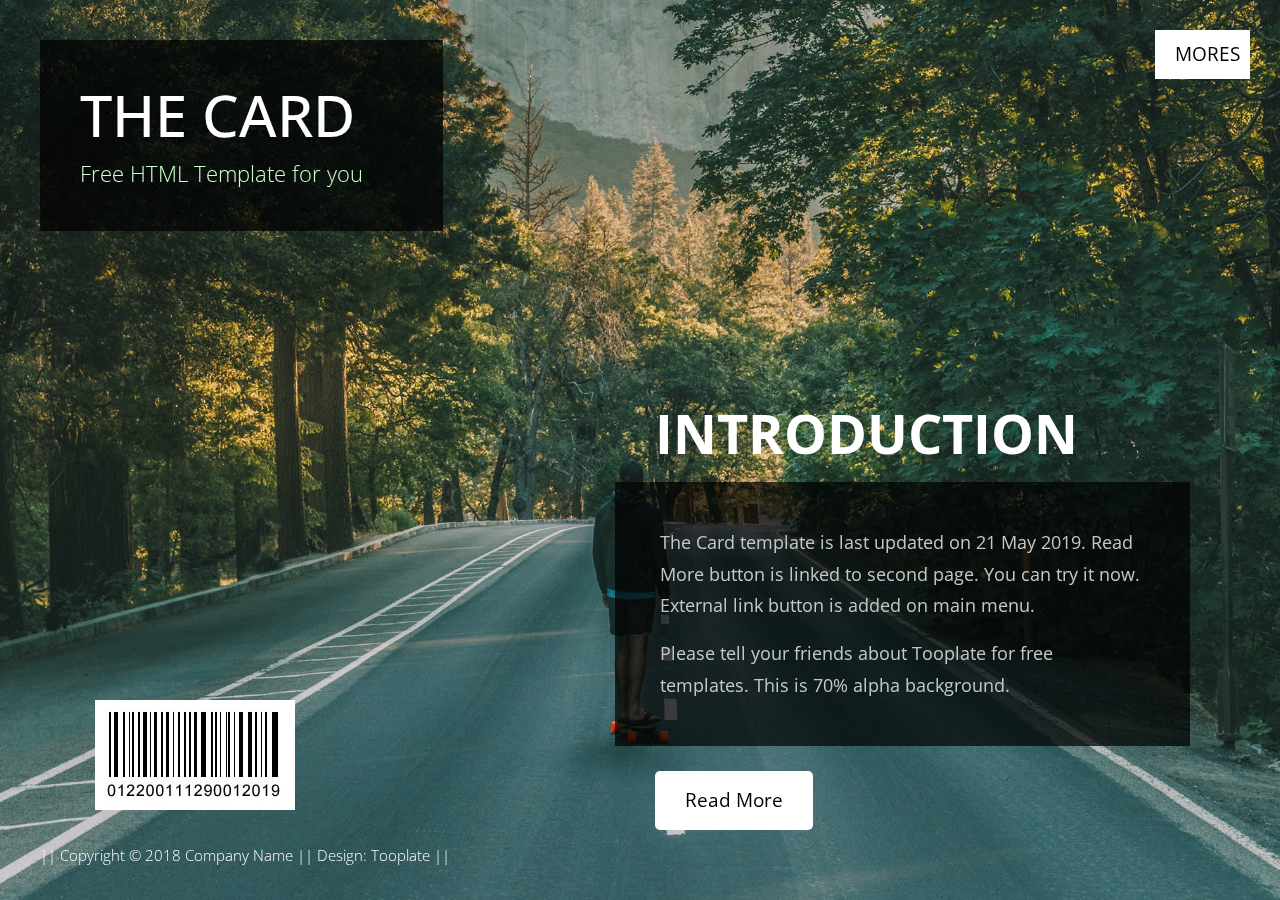
<file: Web1/index.html>
<!DOCTYPE html>
<html lang="en">
  <head>
    <meta charset="utf-8" />
    <meta name="viewport" content="width=device-width, initial-scale=1" />

    <title>The Card HTML5 Template by tooplate.com</title>
    <!--
Template 2109 The Card
http://www.tooplate.com/view/2109-the-card
-->
    <!-- load CSS -->
    <link
      rel="stylesheet"
      href="https://fonts.googleapis.com/css?family=Open+Sans:300,400,600"
    />
    <!-- Google web font "Open Sans" -->
    <link rel="stylesheet" href="css/bootstrap.min.css" />
    <!-- https://getbootstrap.com/ -->
    <link rel="stylesheet" href="slick/slick.css" />
    <link rel="stylesheet" href="slick/slick-theme.css" />
    <link rel="stylesheet" href="css/magnific-popup.css" />
    <link rel="stylesheet" href="css/tooplate-style.css" />
    <!-- Templatemo style -->
  </head>

  <body>
    <!-- Loader -->
    <div id="loader-wrapper">
      <div id="loader"></div>
      <div class="loader-section section-left"></div>
      <div class="loader-section section-right"></div>
    </div>

    <div class="tm-main-container">
      <div class="tm-top-container">
        <!-- Menu -->
        <nav id="tmNav" class="tm-nav">
          <a class="tm-navbar-menu" href="#">Mores</a>
          <ul class="tm-nav-links">
            <li class="tm-nav-item active">
              <a href="#" data-linkid="0" data-align="right" class="tm-nav-link">Intro</a>
            </li>
            <li class="tm-nav-item">
              <a href="#" data-linkid="1" data-align="right" class="tm-nav-link">About</a>
            </li>
            <li class="tm-nav-item">
              <a
                href="#"
                data-linkid="2"
                data-align="middle"
                class="tm-nav-link">Work</a>
            </li>
            <li class="tm-nav-item">
              <a href="#" data-linkid="3" data-align="left" class="tm-nav-link">Contact</a>
            </li>
            <li class="tm-nav-item">
              <a
                rel="nofollow" href="https://fb.com/tooplate"
                class="tm-nav-link external">External</a>
            </li>
          </ul>
        </nav>

        <!-- Site header -->
        <header class="tm-site-header-box tm-bg-dark">
          <h1 class="tm-site-title">The Card</h1>
          <p class="mb-0 tm-site-subtitle">Free HTML Template for you</p>
        </header>
      </div>
      <!-- tm-top-container -->

      <div class="container-fluid">
        <div class="row">
          <div class="col-md-12">
            <!-- Site content -->
            <div class="tm-content">
              <!-- Section 0 Introduction -->
              <section class="tm-section tm-section-0">
                <h2 class="tm-section-title mb-3 font-weight-bold">
                  Introduction
                </h2>
                <div class="tm-textbox tm-bg-dark">
                  <p>
                    The Card template is last updated on 21 May 2019. Read More button is linked to second page. You can try it now. External link button is added on main menu.
                  </p>
                  <p class="mb-0">
                    Please tell your friends about Tooplate for free templates. This is 70% alpha background.
                  </p>
                </div>
                <a href="#" id="tm_about_link" data-linkid="1" class="tm-link">Read More</a>
              </section>

              <!-- Section 1 About Me -->
              <section class="tm-section tm-section-1">
                <div class="tm-textbox tm-textbox-2 tm-bg-dark">
                  <h2 class="tm-text-blue mb-4">About Me</h2>
                  <p class="mb-4">
                    You are allowed to modify and use this HTML template for
                    your personal or business websites.
                  </p>
                  <p class="mb-4">
                    You are NOT allowed to re-distribute this template file on
                    your site for any reason. Thank you.
                  </p>
                  <a
                    href="#"
                    id="tm_work_link"
                    data-linkid="2"
                    class="tm-link m-0"
                    >Next</a
                  >
                </div>
              </section>

              <!-- Section 2 Work (Gallery) -->
              <section class="tm-section tm-section-2 mx-auto">
                <div class="grid tm-gallery">
                  <figure class="effect-goliath tm-gallery-item">
                    <img src="img/01.jpg" alt="Image 1" class="" />
                    <figcaption>
                      <h2>
                        Thoughtful
                        <span>Goliath</span>
                      </h2>
                      <p>When Goliath comes out, you should run.</p>
                      <a href="img/01.jpg">View more</a>
                    </figcaption>
                  </figure>
                  <figure class="effect-goliath tm-gallery-item">
                    <img src="img/02.jpg" alt="Pretty Girl" class="" />
                    <figcaption>
                      <h2>
                        Pretty Girl
                        <span>Picture</span>
                      </h2>
                      <p>Vivamus feugiat, neque sed.</p>
                      <a href="img/02.jpg">View more</a>
                    </figcaption>
                  </figure>
                  <figure class="effect-goliath tm-gallery-item">
                    <img src="img/03.jpg" alt="Red Flowers" class="" />
                    <figcaption>
                      <h2>
                        A bunch of
                        <span>Red Flower</span>
                      </h2>
                      <p>Integer pellentesque nisi iaculis sapien.</p>
                      <a href="img/03.jpg">View more</a>
                    </figcaption>
                  </figure>
                  <figure class="effect-goliath tm-gallery-item">
                    <img src="img/04.jpg" alt="Stairs" class="" />
                    <figcaption>
                      <h2>
                        Thoughtful
                        <span>Goliath</span>
                      </h2>
                      <p>When Goliath comes out, you should run.</p>
                      <a href="img/04.jpg">View more</a>
                    </figcaption>
                  </figure>
                  <figure class="effect-goliath tm-gallery-item">
                    <img src="img/05.jpg" alt="Image 5" class="" />
                    <figcaption>
                      <h2>
                        Thoughtful
                        <span>Goliath</span>
                      </h2>
                      <p>When Goliath comes out, you should run.</p>
                      <a href="img/05.jpg">View more</a>
                    </figcaption>
                  </figure>
                  <figure class="effect-goliath tm-gallery-item">
                    <img src="img/06.jpg" alt="Image 6" class="" />
                    <figcaption>
                      <h2>
                        Thoughtful
                        <span>Goliath</span>
                      </h2>
                      <p>When Goliath comes out, you should run.</p>
                      <a href="img/06.jpg">View more</a>
                    </figcaption>
                  </figure>
                  <figure class="effect-goliath tm-gallery-item">
                    <img src="img/07.jpg" alt="Image 7" class="" />
                    <figcaption>
                      <h2>
                        Thoughtful
                        <span>Goliath</span>
                      </h2>
                      <p>When Goliath comes out, you should run.</p>
                      <a href="img/07.jpg">View more</a>
                    </figcaption>
                  </figure>
                  <figure class="effect-goliath tm-gallery-item">
                    <img src="img/08.jpg" alt="Image 8" class="" />
                    <figcaption>
                      <h2>
                        Thoughtful
                        <span>Goliath</span>
                      </h2>
                      <p>When Goliath comes out, you should run.</p>
                      <a href="img/08.jpg">View more</a>
                    </figcaption>
                  </figure>
                  <figure class="effect-goliath tm-gallery-item">
                    <img src="img/09.jpg" alt="Image 9" class="" />
                    <figcaption>
                      <h2>
                        Thoughtful
                        <span>Goliath</span>
                      </h2>
                      <p>When Goliath comes out, you should run.</p>
                      <a href="img/09.jpg">View more</a>
                    </figcaption>
                  </figure>
                  <figure class="effect-goliath tm-gallery-item">
                    <img src="img/10.jpg" alt="Image 10" class="" />
                    <figcaption>
                      <h2>
                        Thoughtful
                        <span>Goliath</span>
                      </h2>
                      <p>When Goliath comes out, you should run.</p>
                      <a href="img/10.jpg">View more</a>
                    </figcaption>
                  </figure>
                  <figure class="effect-goliath tm-gallery-item">
                    <img src="img/11.jpg" alt="Image 11" class="" />
                    <figcaption>
                      <h2>
                        Thoughtful
                        <span>Goliath</span>
                      </h2>
                      <p>When Goliath comes out, you should run.</p>
                      <a href="img/11.jpg">View more</a>
                    </figcaption>
                  </figure>
                  <figure class="effect-goliath tm-gallery-item">
                    <img src="img/12.jpg" alt="Image 12" class="" />
                    <figcaption>
                      <h2>
                        Thoughtful
                        <span>Goliath</span>
                      </h2>
                      <p>When Goliath comes out, you should run.</p>
                      <a href="img/12.jpg">View more</a>
                    </figcaption>
                  </figure>
                </div>
              </section>

              <!-- Section 3 Contact -->
              <section class="tm-section tm-section-3 tm-section-left">
                <form action="" class="tm-contact-form" method="post">
                  <div class="form-group mb-4">
                    <input
                      type="text"
                      id="contact_name"
                      name="contact_name"
                      class="form-control"
                      placeholder="Name"
                      required
                    />
                  </div>
                  <div class="form-group mb-4">
                    <input
                      type="email"
                      id="contact_email"
                      name="contact_email"
                      class="form-control"
                      placeholder="Email"
                      required
                    />
                  </div>
                  <div class="form-group mb-4">
                    <textarea
                      rows="4"
                      id="contact_message"
                      name="contact_message"
                      class="form-control"
                      placeholder="Message"
                      required
                    ></textarea>
                  </div>
                  <div class="form-group mb-0">
                    <button type="submit" class="btn tm-send-btn tm-fl-right">
                      Send
                    </button>
                  </div>
                </form>
              </section>
            </div>
          </div>
        </div>
      </div>

      <div class="tm-bottom-container">
        <!-- Barcode -->
        <div class="tm-barcode-box">
          <img src="img/bar-code.jpg" alt="Bar code" />
        </div>

        <!-- Footer -->
        <footer>
          || Copyright &copy; 2018 Company Name || 
                  
        	Design: <a rel="nofollow" href="https://fb.com/tooplate">Tooplate</a> || 
        
        </footer>
      </div>
    </div>

    <script src="js/jquery-1.11.0.min.js"></script>
    <script src="js/background.cycle.js"></script>
    <script src="slick/slick.min.js"></script>
    <script src="js/jquery.magnific-popup.min.js"></script>
    <script>
      let slickInitDone = false;
      let previousImageId = 0,
        currentImageId = 0;
      let pageAlign = "right";
      let bgCycle;
      let links;
      let eachNavLink;

      window.onload = function() {
        $("body").addClass("loaded");
      };

      function navLinkClick(e) {
        if ($(e.target).hasClass("external")) {
          return;
        }

        e.preventDefault();

        if ($(e.target).data("align")) {
          pageAlign = $(e.target).data("align");
        }

        // Change bg image
        previousImageId = currentImageId;
        currentImageId = $(e.target).data("linkid");
        bgCycle.cycleToNextImage(previousImageId, currentImageId);

        // Change menu item highlight
        $(`.tm-nav-item:eq(${previousImageId})`).removeClass("active");
        $(`.tm-nav-item:eq(${currentImageId})`).addClass("active");

        // Change page content
        $(`.tm-section-${previousImageId}`).fadeOut(function(e) {
          $(`.tm-section-${currentImageId}`).fadeIn();
          // Gallery
          if (currentImageId === 2) {
            setupSlider();
          }
        });

        adjustFooter();
      }

      $(document).ready(function() {
        // Set first page
        $(".tm-section").fadeOut(0);
        $(".tm-section-0").fadeIn();

        // Set Background images
        // https://www.jqueryscript.net/slideshow/Simple-jQuery-Background-Image-Slideshow-with-Fade-Transitions-Background-Cycle.html
        bgCycle = $("body").backgroundCycle({
          imageUrls: [
            "img/photo-02.jpg",
            "img/photo-03.jpg",
            "img/photo-04.jpg",
            "img/photo-05.jpg"
          ],
          fadeSpeed: 2000,
          duration: -1,
          backgroundSize: SCALING_MODE_COVER
        });

        eachNavLink = $(".tm-nav-link");
        links = $(".tm-nav-links");

        // "Menu" open/close
        if (links.hasClass("open")) {
          links.fadeIn(0);
        } else {
          links.fadeOut(0);
        }

        $("#tm_about_link").on("click", navLinkClick);
        $("#tm_work_link").on("click", navLinkClick);

        // Each menu item click
        eachNavLink.on("click", navLinkClick);

        $(".tm-navbar-menu").click(function(e) {
          if (links.hasClass("open")) {
            links.fadeOut();
          } else {
            links.fadeIn();
          }

          links.toggleClass("open");
        });

        // window resize
        $(window).resize(function() {
          // If current page is Gallery page, set it up
          if (currentImageId === 2) {
            setupSlider();
          }

          // Adjust footer
          adjustFooter();
        });

        adjustFooter();
      }); // DOM is ready

      function adjustFooter() {
        const windowHeight = $(window).height();
        const topHeight = $(".tm-top-container").height();
        const middleHeight = $(".tm-content").height();
        let contentHeight = topHeight + middleHeight;

        if (pageAlign === "left") {
          contentHeight += $(".tm-bottom-container").height();
        }

        if (contentHeight > windowHeight) {
          $(".tm-bottom-container").addClass("tm-static");
        } else {
          $(".tm-bottom-container").removeClass("tm-static");
        }
      }

      function setupSlider() {
        let slidesToShow = 4;
        let slidesToScroll = 2;
        let windowWidth = $(window).width();

        if (windowWidth < 480) {
          slidesToShow = 1;
          slidesToScroll = 1;
        } else if (windowWidth < 768) {
          slidesToShow = 2;
          slidesToScroll = 1;
        } else if (windowWidth < 992) {
          slidesToShow = 3;
          slidesToScroll = 2;
        }

        if (slickInitDone) {
          $(".tm-gallery").slick("unslick");
        }

        slickInitDone = true;

        $(".tm-gallery").slick({
          dots: true,
          customPaging: function(slider, i) {
            var thumb = $(slider.$slides[i]).data();
            return `<a>${i + 1}</a>`;
          },
          infinite: true,
          prevArrow: false,
          nextArrow: false,
          slidesToShow: slidesToShow,
          slidesToScroll: slidesToScroll
        });

        // Open big image when a gallery image is clicked.
        $(".slick-list").magnificPopup({
          delegate: "a",
          type: "image",
          gallery: {
            enabled: true
          }
        });
      }
    </script>
  </body>
</html>
</file>
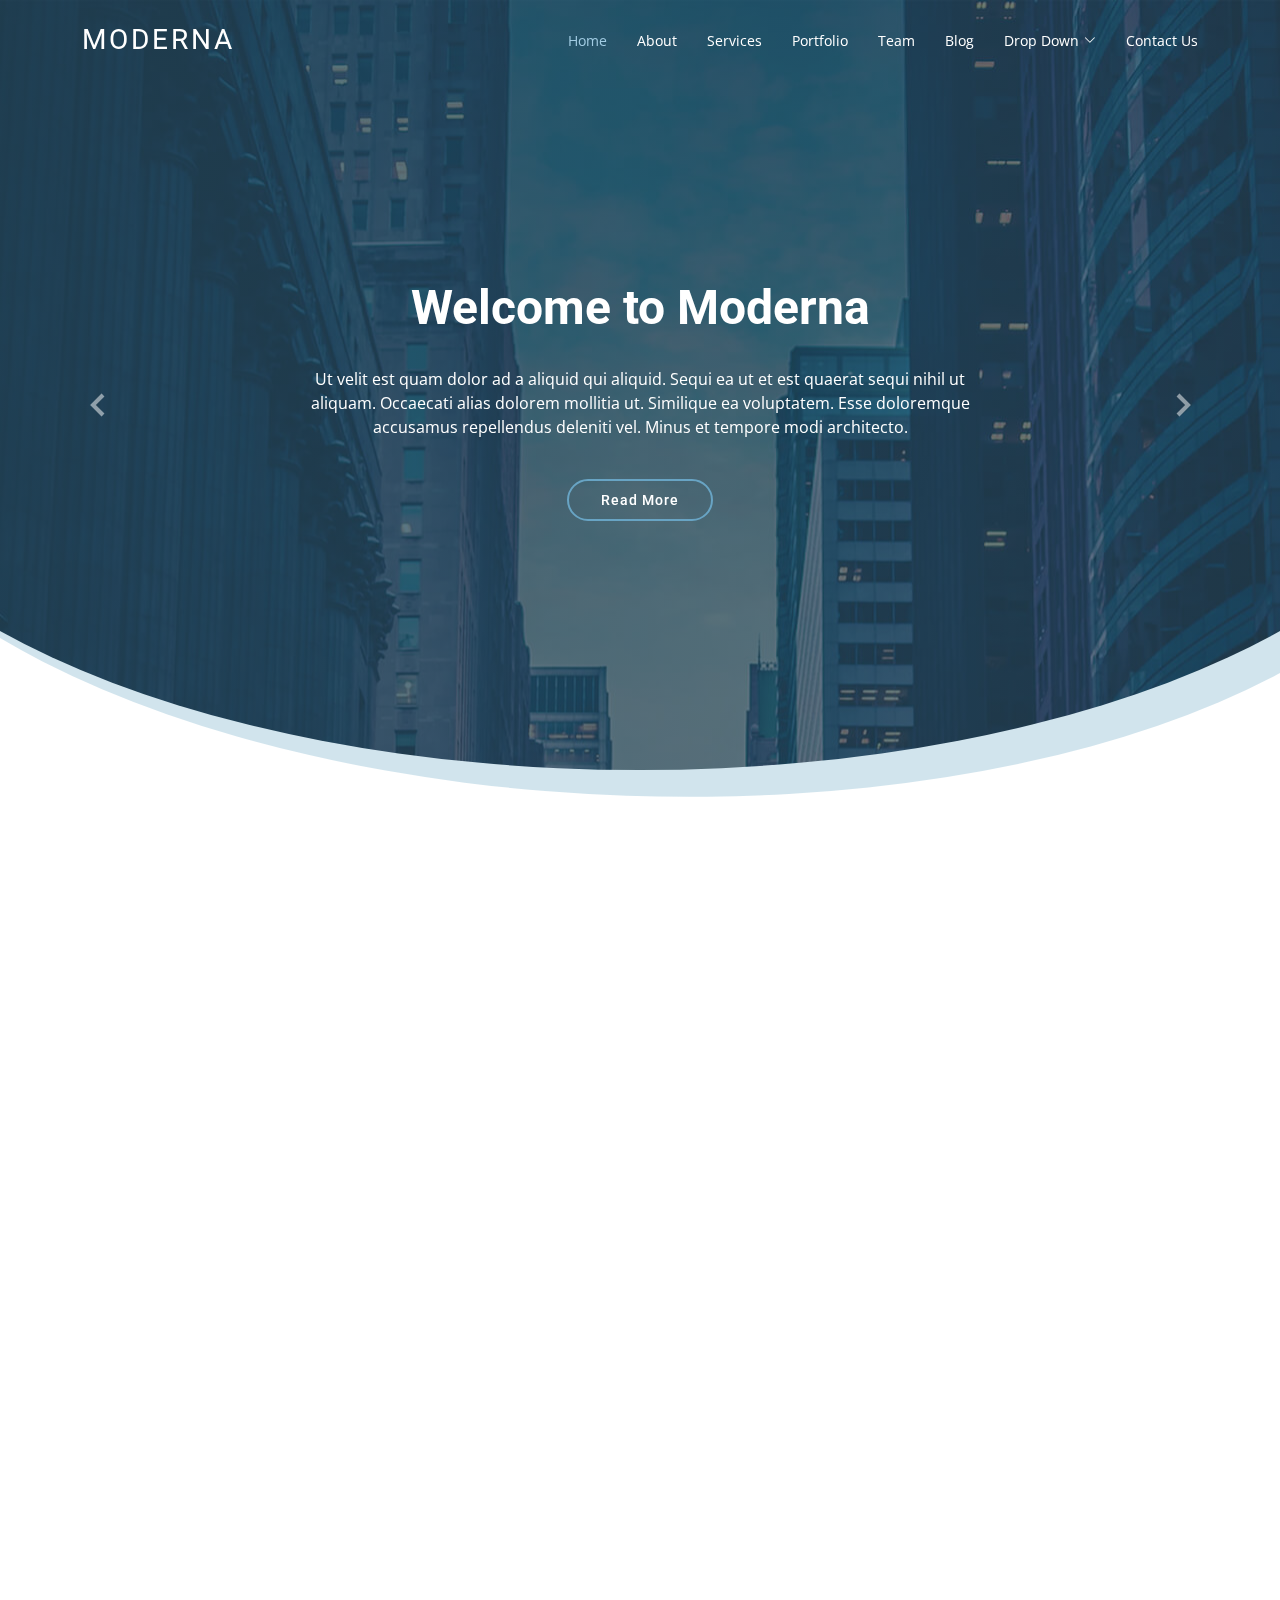
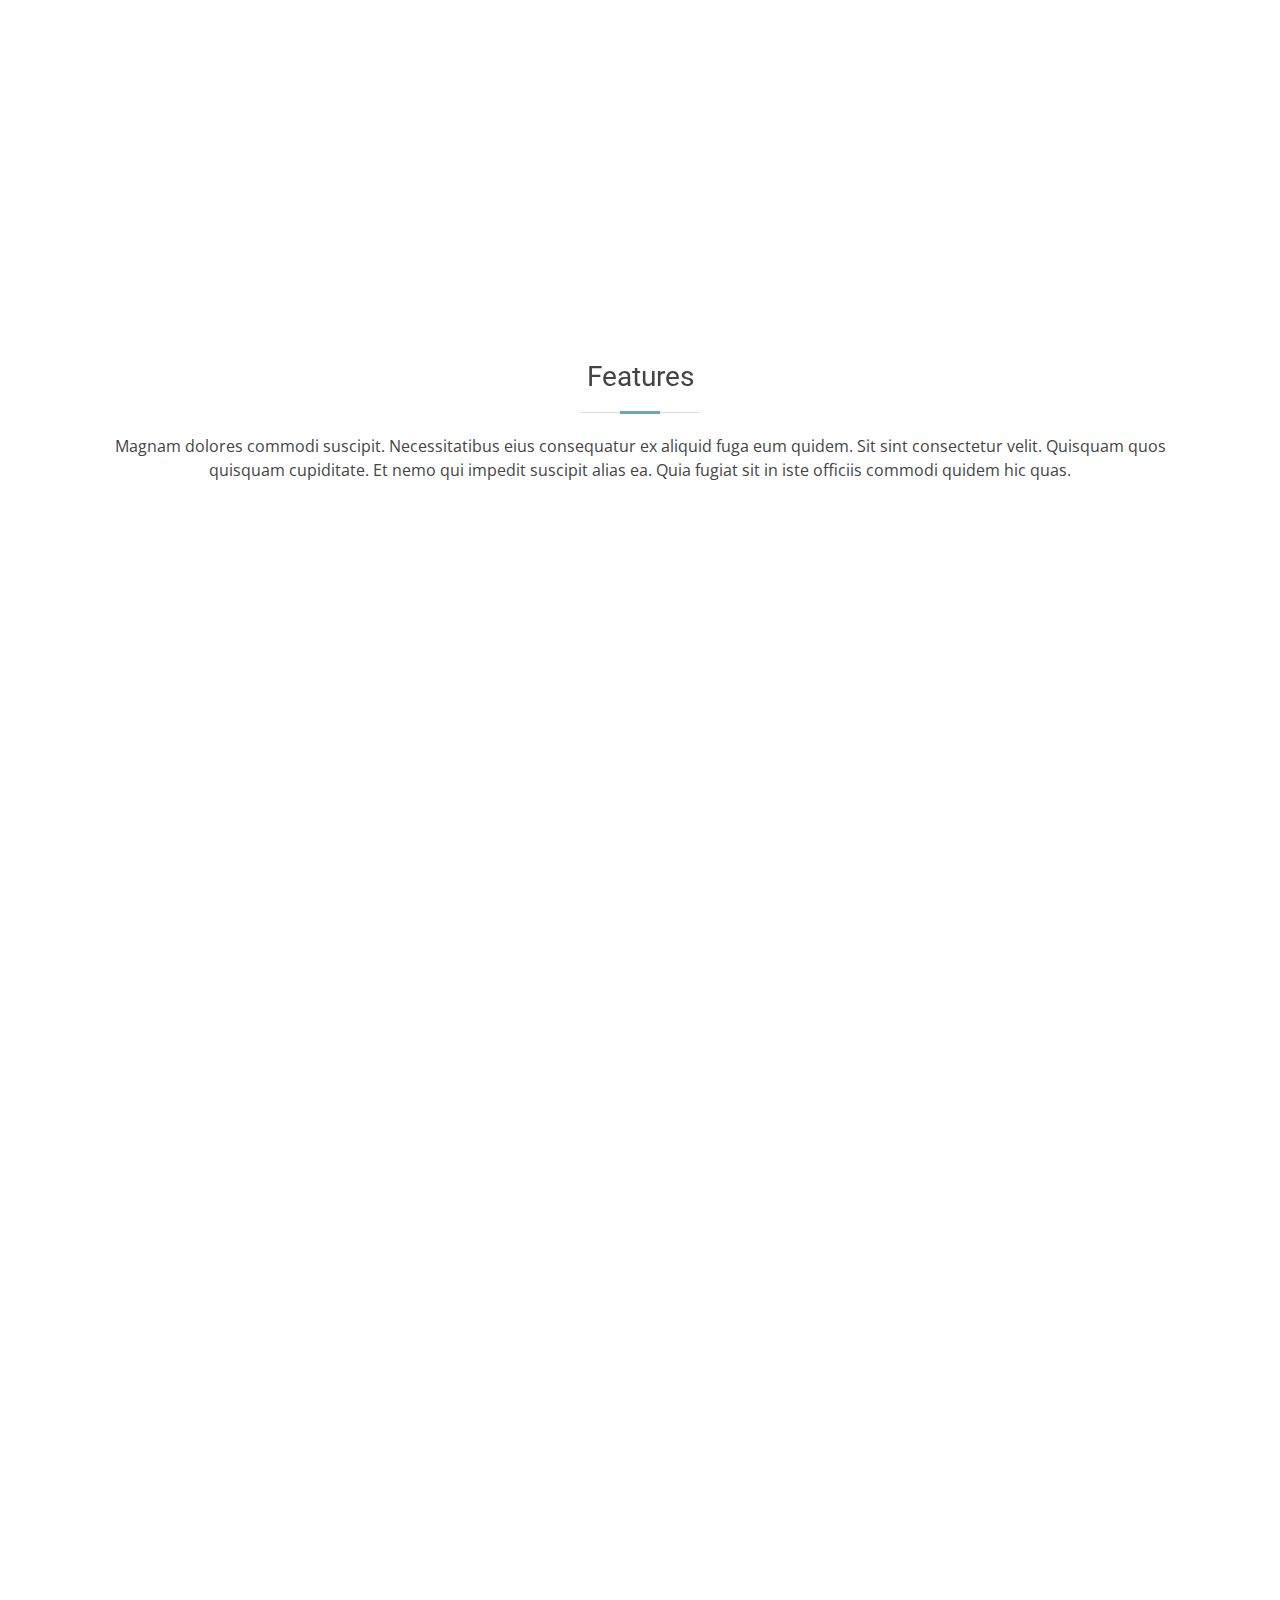
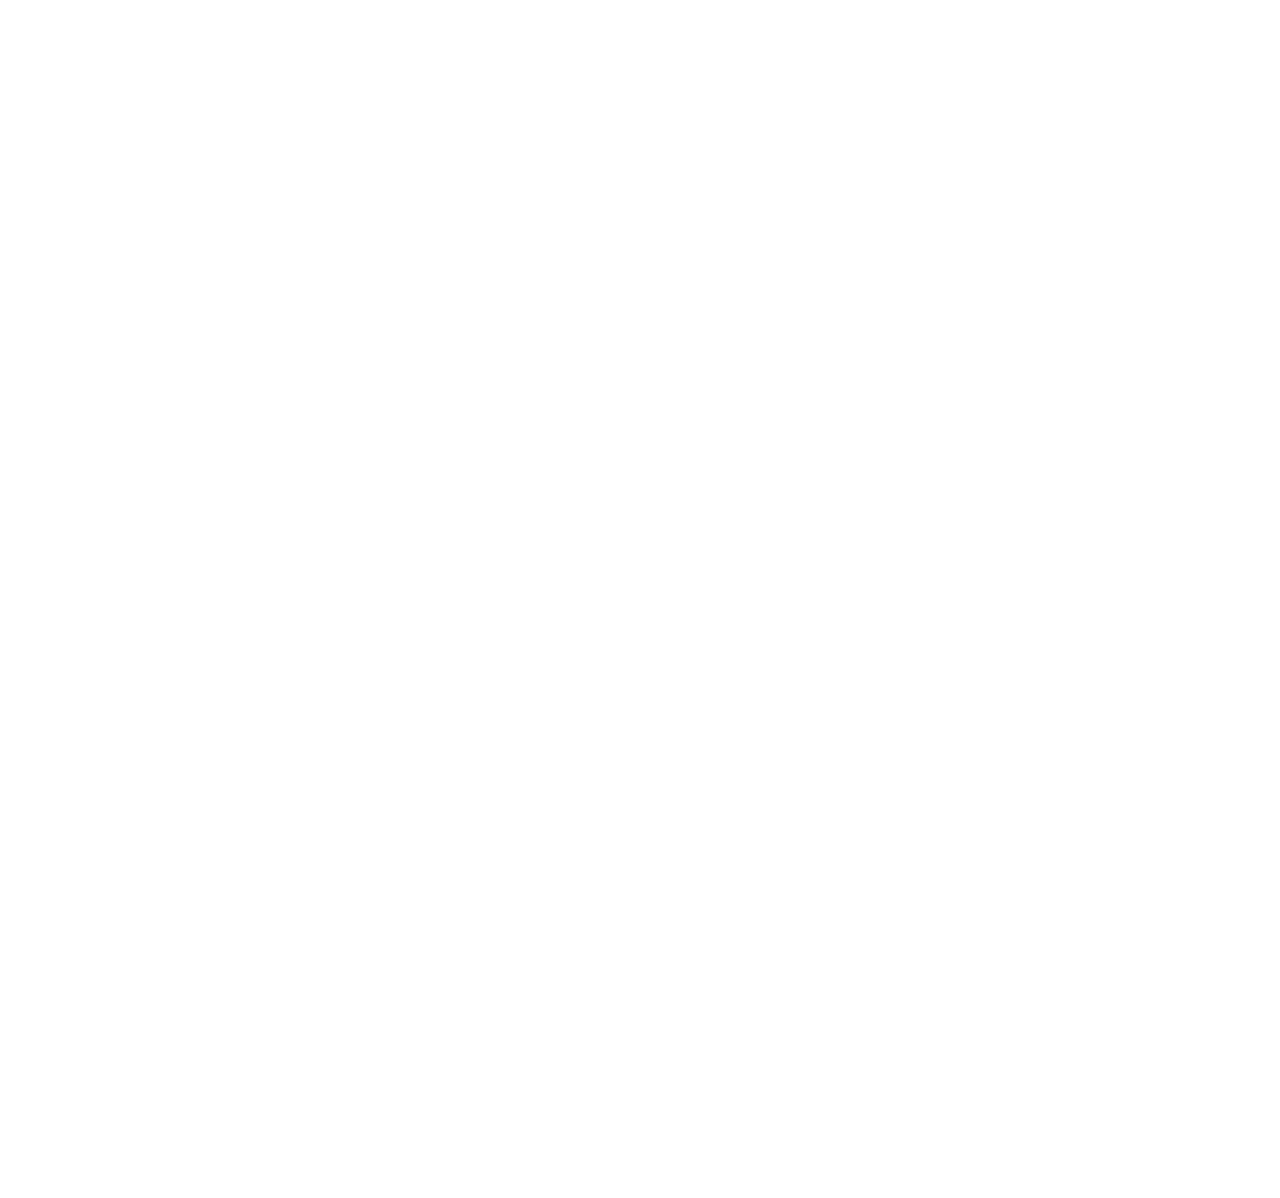
<file: web2/index.html>
<!DOCTYPE html>
<html lang="en">

<head>
  <meta charset="utf-8">
  <meta content="width=device-width, initial-scale=1.0" name="viewport">

  <title>Moderna Bootstrap Template - Index</title>
  <meta content="" name="description">
  <meta content="" name="keywords">

  <!-- Favicons -->
  <link href="assets/img/favicon.png" rel="icon">
  <link href="assets/img/apple-touch-icon.png" rel="apple-touch-icon">

  <!-- Google Fonts -->
  <link href="https://fonts.googleapis.com/css?family=Open+Sans:300,300i,400,400i,600,600i,700,700i|Roboto:300,300i,400,400i,500,500i,700,700i&display=swap" rel="stylesheet">

  <!-- Vendor CSS Files -->
  <link href="assets/vendor/animate.css/animate.min.css" rel="stylesheet">
  <link href="assets/vendor/aos/aos.css" rel="stylesheet">
  <link href="assets/vendor/bootstrap/css/bootstrap.min.css" rel="stylesheet">
  <link href="assets/vendor/bootstrap-icons/bootstrap-icons.css" rel="stylesheet">
  <link href="assets/vendor/boxicons/css/boxicons.min.css" rel="stylesheet">
  <link href="assets/vendor/glightbox/css/glightbox.min.css" rel="stylesheet">
  <link href="assets/vendor/swiper/swiper-bundle.min.css" rel="stylesheet">

  <!-- Template Main CSS File -->
  <link href="assets/css/style.css" rel="stylesheet">

  <!-- =======================================================
  * Template Name: Moderna
  * Updated: Mar 09 2023 with Bootstrap v5.2.3
  * Template URL: https://bootstrapmade.com/free-bootstrap-template-corporate-moderna/
  * Author: BootstrapMade.com
  * License: https://bootstrapmade.com/license/
  ======================================================== -->
</head>

<body>

  <!-- ======= Header ======= -->
  <header id="header" class="fixed-top d-flex align-items-center header-transparent">
    <div class="container d-flex justify-content-between align-items-center">

      <div class="logo">
        <h1 class="text-light"><a href="index.html"><span>Moderna</span></a></h1>
        <!-- Uncomment below if you prefer to use an image logo -->
        <!-- <a href="index.html"><img src="assets/img/logo.png" alt="" class="img-fluid"></a>-->
      </div>

      <nav id="navbar" class="navbar">
        <ul>
          <li><a class="active " href="index.html">Home</a></li>
          <li><a href="about.html">About</a></li>
          <li><a href="services.html">Services</a></li>
          <li><a href="portfolio.html">Portfolio</a></li>
          <li><a href="team.html">Team</a></li>
          <li><a href="blog.html">Blog</a></li>
          <li class="dropdown"><a href="#"><span>Drop Down</span> <i class="bi bi-chevron-down"></i></a>
            <ul>
              <li><a href="#">Drop Down 1</a></li>
              <li class="dropdown"><a href="#"><span>Deep Drop Down</span> <i class="bi bi-chevron-right"></i></a>
                <ul>
                  <li><a href="#">Deep Drop Down 1</a></li>
                  <li><a href="#">Deep Drop Down 2</a></li>
                  <li><a href="#">Deep Drop Down 3</a></li>
                  <li><a href="#">Deep Drop Down 4</a></li>
                  <li><a href="#">Deep Drop Down 5</a></li>
                </ul>
              </li>
              <li><a href="#">Drop Down 2</a></li>
              <li><a href="#">Drop Down 3</a></li>
              <li><a href="#">Drop Down 4</a></li>
            </ul>
          </li>
          <li><a href="contact.html">Contact Us</a></li>
        </ul>
        <i class="bi bi-list mobile-nav-toggle"></i>
      </nav><!-- .navbar -->

    </div>
  </header><!-- End Header -->

  <!-- ======= Hero Section ======= -->
  <section id="hero" class="d-flex justify-cntent-center align-items-center">
    <div id="heroCarousel" class="container carousel carousel-fade" data-bs-ride="carousel" data-bs-interval="5000">

      <!-- Slide 1 -->
      <div class="carousel-item active">
        <div class="carousel-container">
          <h2 class="animate__animated animate__fadeInDown">Welcome to <span>Moderna</span></h2>
          <p class="animate__animated animate__fadeInUp">Ut velit est quam dolor ad a aliquid qui aliquid. Sequi ea ut et est quaerat sequi nihil ut aliquam. Occaecati alias dolorem mollitia ut. Similique ea voluptatem. Esse doloremque accusamus repellendus deleniti vel. Minus et tempore modi architecto.</p>
          <a href="" class="btn-get-started animate__animated animate__fadeInUp">Read More</a>
        </div>
      </div>

      <!-- Slide 2 -->
      <div class="carousel-item">
        <div class="carousel-container">
          <h2 class="animate__animated animate__fadeInDown">Lorem Ipsum Dolor</h2>
          <p class="animate__animated animate__fadeInUp">Ut velit est quam dolor ad a aliquid qui aliquid. Sequi ea ut et est quaerat sequi nihil ut aliquam. Occaecati alias dolorem mollitia ut. Similique ea voluptatem. Esse doloremque accusamus repellendus deleniti vel. Minus et tempore modi architecto.</p>
          <a href="" class="btn-get-started animate__animated animate__fadeInUp">Read More</a>
        </div>
      </div>

      <!-- Slide 3 -->
      <div class="carousel-item">
        <div class="carousel-container">
          <h2 class="animate__animated animate__fadeInDown">Sequi ea ut et est quaerat</h2>
          <p class="animate__animated animate__fadeInUp">Ut velit est quam dolor ad a aliquid qui aliquid. Sequi ea ut et est quaerat sequi nihil ut aliquam. Occaecati alias dolorem mollitia ut. Similique ea voluptatem. Esse doloremque accusamus repellendus deleniti vel. Minus et tempore modi architecto.</p>
          <a href="" class="btn-get-started animate__animated animate__fadeInUp">Read More</a>
        </div>
      </div>

      <a class="carousel-control-prev" href="#heroCarousel" role="button" data-bs-slide="prev">
        <span class="carousel-control-prev-icon bx bx-chevron-left" aria-hidden="true"></span>
      </a>

      <a class="carousel-control-next" href="#heroCarousel" role="button" data-bs-slide="next">
        <span class="carousel-control-next-icon bx bx-chevron-right" aria-hidden="true"></span>
      </a>

    </div>
  </section><!-- End Hero -->

  <main id="main">

    <!-- ======= Services Section ======= -->
    <section class="services">
      <div class="container">

        <div class="row">
          <div class="col-md-6 col-lg-3 d-flex align-items-stretch" data-aos="fade-up">
            <div class="icon-box icon-box-pink">
              <div class="icon"><i class="bx bxl-dribbble"></i></div>
              <h4 class="title"><a href="">Lorem Ipsum</a></h4>
              <p class="description">Voluptatum deleniti atque corrupti quos dolores et quas molestias excepturi sint occaecati cupiditate non provident</p>
            </div>
          </div>

          <div class="col-md-6 col-lg-3 d-flex align-items-stretch" data-aos="fade-up" data-aos-delay="100">
            <div class="icon-box icon-box-cyan">
              <div class="icon"><i class="bx bx-file"></i></div>
              <h4 class="title"><a href="">Sed ut perspiciatis</a></h4>
              <p class="description">Duis aute irure dolor in reprehenderit in voluptate velit esse cillum dolore eu fugiat nulla pariatur</p>
            </div>
          </div>

          <div class="col-md-6 col-lg-3 d-flex align-items-stretch" data-aos="fade-up" data-aos-delay="200">
            <div class="icon-box icon-box-green">
              <div class="icon"><i class="bx bx-tachometer"></i></div>
              <h4 class="title"><a href="">Magni Dolores</a></h4>
              <p class="description">Excepteur sint occaecat cupidatat non proident, sunt in culpa qui officia deserunt mollit anim id est laborum</p>
            </div>
          </div>

          <div class="col-md-6 col-lg-3 d-flex align-items-stretch" data-aos="fade-up" data-aos-delay="200">
            <div class="icon-box icon-box-blue">
              <div class="icon"><i class="bx bx-world"></i></div>
              <h4 class="title"><a href="">Nemo Enim</a></h4>
              <p class="description">At vero eos et accusamus et iusto odio dignissimos ducimus qui blanditiis praesentium voluptatum deleniti atque</p>
            </div>
          </div>

        </div>

      </div>
    </section><!-- End Services Section -->

    <!-- ======= Why Us Section ======= -->
    <section class="why-us section-bg" data-aos="fade-up" date-aos-delay="200">
      <div class="container">

        <div class="row">
          <div class="col-lg-6 video-box">
            <img src="assets/img/why-us.jpg" class="img-fluid" alt="">
            <a href="https://www.youtube.com/watch?v=jDDaplaOz7Q" class="venobox play-btn mb-4" data-vbtype="video" data-autoplay="true"></a>
          </div>

          <div class="col-lg-6 d-flex flex-column justify-content-center p-5">

            <div class="icon-box">
              <div class="icon"><i class="bx bx-fingerprint"></i></div>
              <h4 class="title"><a href="">Lorem Ipsum</a></h4>
              <p class="description">Voluptatum deleniti atque corrupti quos dolores et quas molestias excepturi sint occaecati cupiditate non provident</p>
            </div>

            <div class="icon-box">
              <div class="icon"><i class="bx bx-gift"></i></div>
              <h4 class="title"><a href="">Nemo Enim</a></h4>
              <p class="description">At vero eos et accusamus et iusto odio dignissimos ducimus qui blanditiis praesentium voluptatum deleniti atque</p>
            </div>

          </div>
        </div>

      </div>
    </section><!-- End Why Us Section -->

    <!-- ======= Features Section ======= -->
    <section class="features">
      <div class="container">

        <div class="section-title">
          <h2>Features</h2>
          <p>Magnam dolores commodi suscipit. Necessitatibus eius consequatur ex aliquid fuga eum quidem. Sit sint consectetur velit. Quisquam quos quisquam cupiditate. Et nemo qui impedit suscipit alias ea. Quia fugiat sit in iste officiis commodi quidem hic quas.</p>
        </div>

        <div class="row" data-aos="fade-up">
          <div class="col-md-5">
            <img src="assets/img/features-1.svg" class="img-fluid" alt="">
          </div>
          <div class="col-md-7 pt-4">
            <h3>Voluptatem dignissimos provident quasi corporis voluptates sit assumenda.</h3>
            <p class="fst-italic">
              Lorem ipsum dolor sit amet, consectetur adipiscing elit, sed do eiusmod tempor incididunt ut labore et dolore
              magna aliqua.
            </p>
            <ul>
              <li><i class="bi bi-check"></i> Ullamco laboris nisi ut aliquip ex ea commodo consequat.</li>
              <li><i class="bi bi-check"></i> Duis aute irure dolor in reprehenderit in voluptate velit.</li>
            </ul>
          </div>
        </div>

        <div class="row" data-aos="fade-up">
          <div class="col-md-5 order-1 order-md-2">
            <img src="assets/img/features-2.svg" class="img-fluid" alt="">
          </div>
          <div class="col-md-7 pt-5 order-2 order-md-1">
            <h3>Corporis temporibus maiores provident</h3>
            <p class="fst-italic">
              Lorem ipsum dolor sit amet, consectetur adipiscing elit, sed do eiusmod tempor incididunt ut labore et dolore
              magna aliqua.
            </p>
            <p>
              Ullamco laboris nisi ut aliquip ex ea commodo consequat. Duis aute irure dolor in reprehenderit in voluptate
              velit esse cillum dolore eu fugiat nulla pariatur. Excepteur sint occaecat cupidatat non proident, sunt in
              culpa qui officia deserunt mollit anim id est laborum
            </p>
          </div>
        </div>

        <div class="row" data-aos="fade-up">
          <div class="col-md-5">
            <img src="assets/img/features-3.svg" class="img-fluid" alt="">
          </div>
          <div class="col-md-7 pt-5">
            <h3>Sunt consequatur ad ut est nulla consectetur reiciendis animi voluptas</h3>
            <p>Cupiditate placeat cupiditate placeat est ipsam culpa. Delectus quia minima quod. Sunt saepe odit aut quia voluptatem hic voluptas dolor doloremque.</p>
            <ul>
              <li><i class="bi bi-check"></i> Ullamco laboris nisi ut aliquip ex ea commodo consequat.</li>
              <li><i class="bi bi-check"></i> Duis aute irure dolor in reprehenderit in voluptate velit.</li>
              <li><i class="bi bi-check"></i> Facilis ut et voluptatem aperiam. Autem soluta ad fugiat.</li>
            </ul>
          </div>
        </div>

        <div class="row" data-aos="fade-up">
          <div class="col-md-5 order-1 order-md-2">
            <img src="assets/img/features-4.svg" class="img-fluid" alt="">
          </div>
          <div class="col-md-7 pt-5 order-2 order-md-1">
            <h3>Quas et necessitatibus eaque impedit ipsum animi consequatur incidunt in</h3>
            <p class="fst-italic">
              Lorem ipsum dolor sit amet, consectetur adipiscing elit, sed do eiusmod tempor incididunt ut labore et dolore
              magna aliqua.
            </p>
            <p>
              Ullamco laboris nisi ut aliquip ex ea commodo consequat. Duis aute irure dolor in reprehenderit in voluptate
              velit esse cillum dolore eu fugiat nulla pariatur. Excepteur sint occaecat cupidatat non proident, sunt in
              culpa qui officia deserunt mollit anim id est laborum
            </p>
          </div>
        </div>

      </div>
    </section><!-- End Features Section -->

  </main><!-- End #main -->

  <!-- ======= Footer ======= -->
  <footer id="footer" data-aos="fade-up" data-aos-easing="ease-in-out" data-aos-duration="500">

    <div class="footer-newsletter">
      <div class="container">
        <div class="row">
          <div class="col-lg-6">
            <h4>Our Newsletter</h4>
            <p>Tamen quem nulla quae legam multos aute sint culpa legam noster magna</p>
          </div>
          <div class="col-lg-6">
            <form action="" method="post">
              <input type="email" name="email"><input type="submit" value="Subscribe">
            </form>
          </div>
        </div>
      </div>
    </div>

    <div class="footer-top">
      <div class="container">
        <div class="row">

          <div class="col-lg-3 col-md-6 footer-links">
            <h4>Useful Links</h4>
            <ul>
              <li><i class="bx bx-chevron-right"></i> <a href="#">Home</a></li>
              <li><i class="bx bx-chevron-right"></i> <a href="#">About us</a></li>
              <li><i class="bx bx-chevron-right"></i> <a href="#">Services</a></li>
              <li><i class="bx bx-chevron-right"></i> <a href="#">Terms of service</a></li>
              <li><i class="bx bx-chevron-right"></i> <a href="#">Privacy policy</a></li>
            </ul>
          </div>

          <div class="col-lg-3 col-md-6 footer-links">
            <h4>Our Services</h4>
            <ul>
              <li><i class="bx bx-chevron-right"></i> <a href="#">Web Design</a></li>
              <li><i class="bx bx-chevron-right"></i> <a href="#">Web Development</a></li>
              <li><i class="bx bx-chevron-right"></i> <a href="#">Product Management</a></li>
              <li><i class="bx bx-chevron-right"></i> <a href="#">Marketing</a></li>
              <li><i class="bx bx-chevron-right"></i> <a href="#">Graphic Design</a></li>
            </ul>
          </div>

          <div class="col-lg-3 col-md-6 footer-contact">
            <h4>Contact Us</h4>
            <p>
              A108 Adam Street <br>
              New York, NY 535022<br>
              United States <br><br>
              <strong>Phone:</strong> +1 5589 55488 55<br>
              <strong>Email:</strong> info@example.com<br>
            </p>

          </div>

          <div class="col-lg-3 col-md-6 footer-info">
            <h3>About Moderna</h3>
            <p>Cras fermentum odio eu feugiat lide par naso tierra. Justo eget nada terra videa magna derita valies darta donna mare fermentum iaculis eu non diam phasellus.</p>
            <div class="social-links mt-3">
              <a href="#" class="twitter"><i class="bx bxl-twitter"></i></a>
              <a href="#" class="facebook"><i class="bx bxl-facebook"></i></a>
              <a href="#" class="instagram"><i class="bx bxl-instagram"></i></a>
              <a href="#" class="linkedin"><i class="bx bxl-linkedin"></i></a>
            </div>
          </div>

        </div>
      </div>
    </div>

    <div class="container">
      <div class="copyright">
        &copy; Copyright. All Rights Reserved
      </div>
      <div class="credits">
        <!-- All the links in the footer should remain intact. -->
        <!-- You can delete the links only if you purchased the pro version. -->
        <!-- Licensing information: https://bootstrapmade.com/license/ -->
        <!-- Purchase the pro version with working PHP/AJAX contact form: https://bootstrapmade.com/free-bootstrap-template-corporate-moderna/ -->
        
      </div>
    </div>
  </footer><!-- End Footer -->

  <a href="#" class="back-to-top d-flex align-items-center justify-content-center"><i class="bi bi-arrow-up-short"></i></a>

  <!-- Vendor JS Files -->
  <script src="assets/vendor/purecounter/purecounter_vanilla.js"></script>
  <script src="assets/vendor/aos/aos.js"></script>
  <script src="assets/vendor/bootstrap/js/bootstrap.bundle.min.js"></script>
  <script src="assets/vendor/glightbox/js/glightbox.min.js"></script>
  <script src="assets/vendor/isotope-layout/isotope.pkgd.min.js"></script>
  <script src="assets/vendor/swiper/swiper-bundle.min.js"></script>
  <script src="assets/vendor/waypoints/noframework.waypoints.js"></script>
  <script src="assets/vendor/php-email-form/validate.js"></script>

  <!-- Template Main JS File -->
  <script src="assets/js/main.js"></script>

</body>

</html>
</file>
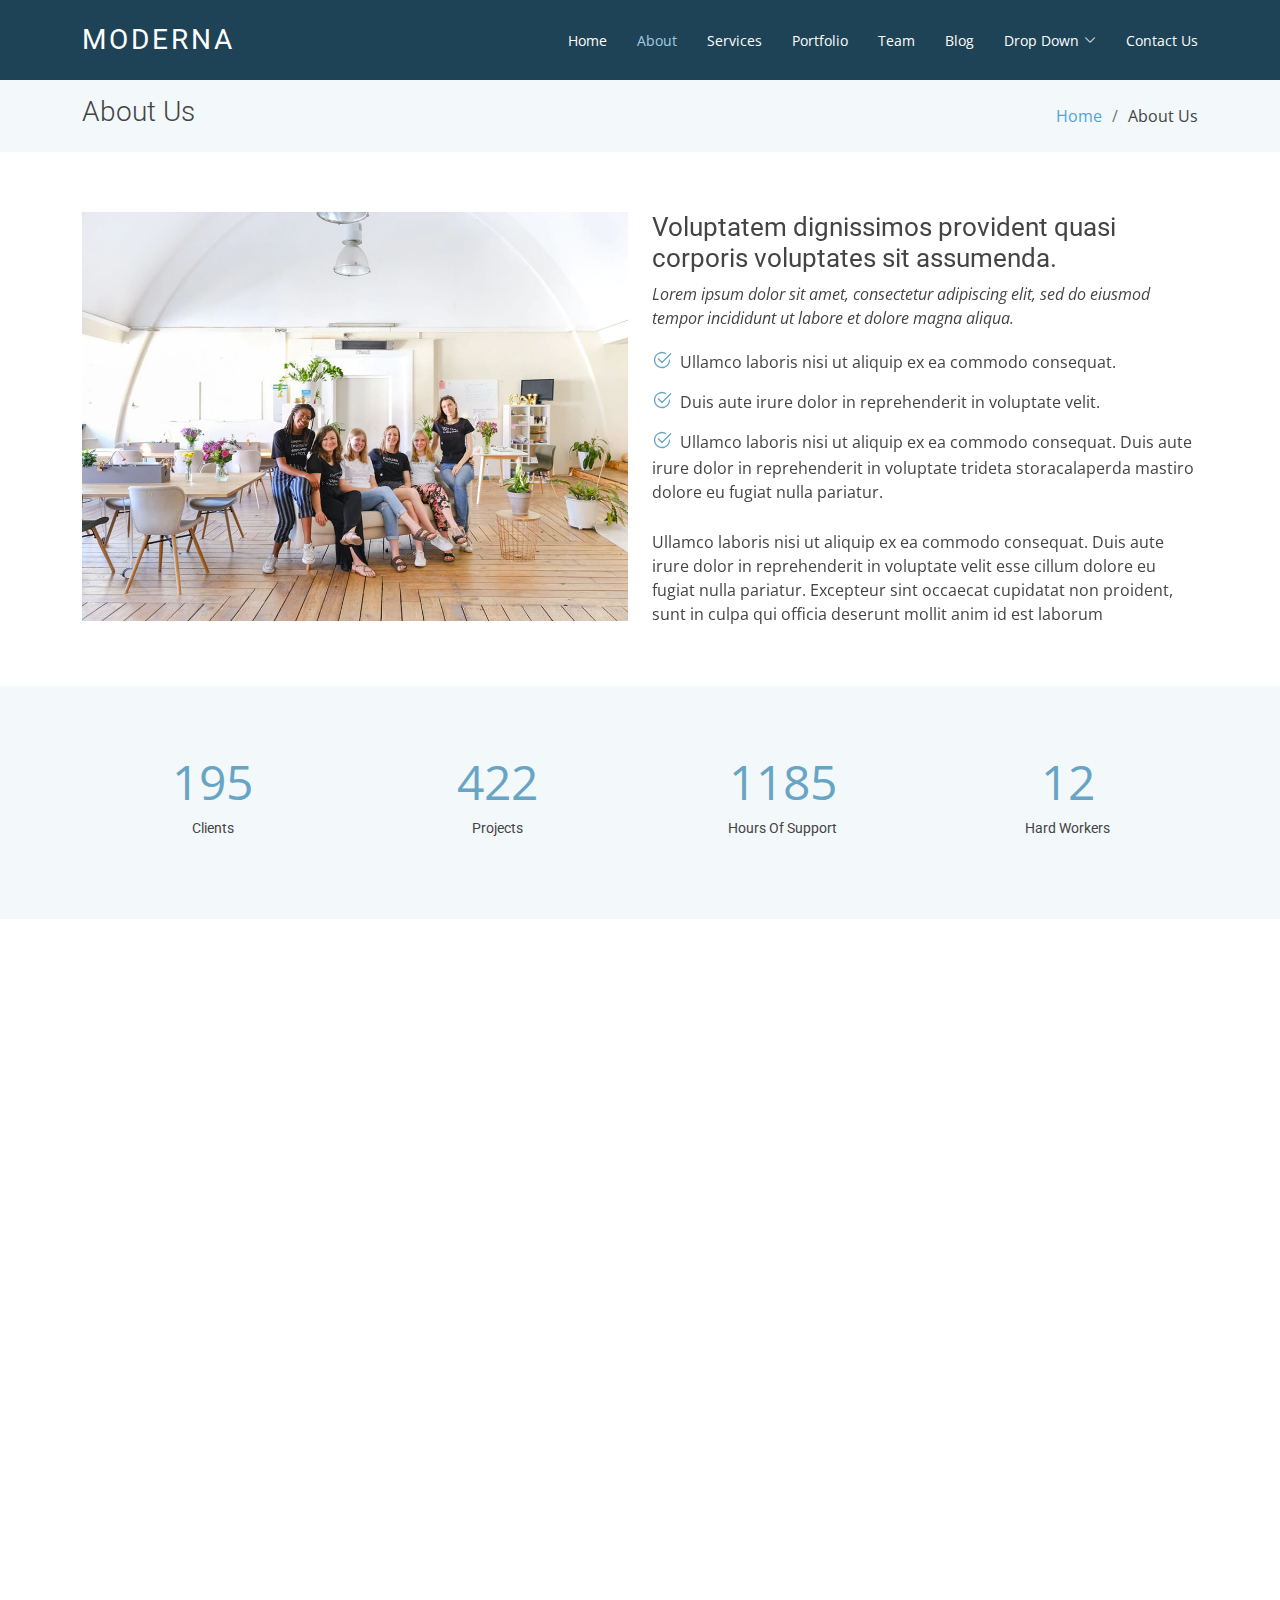
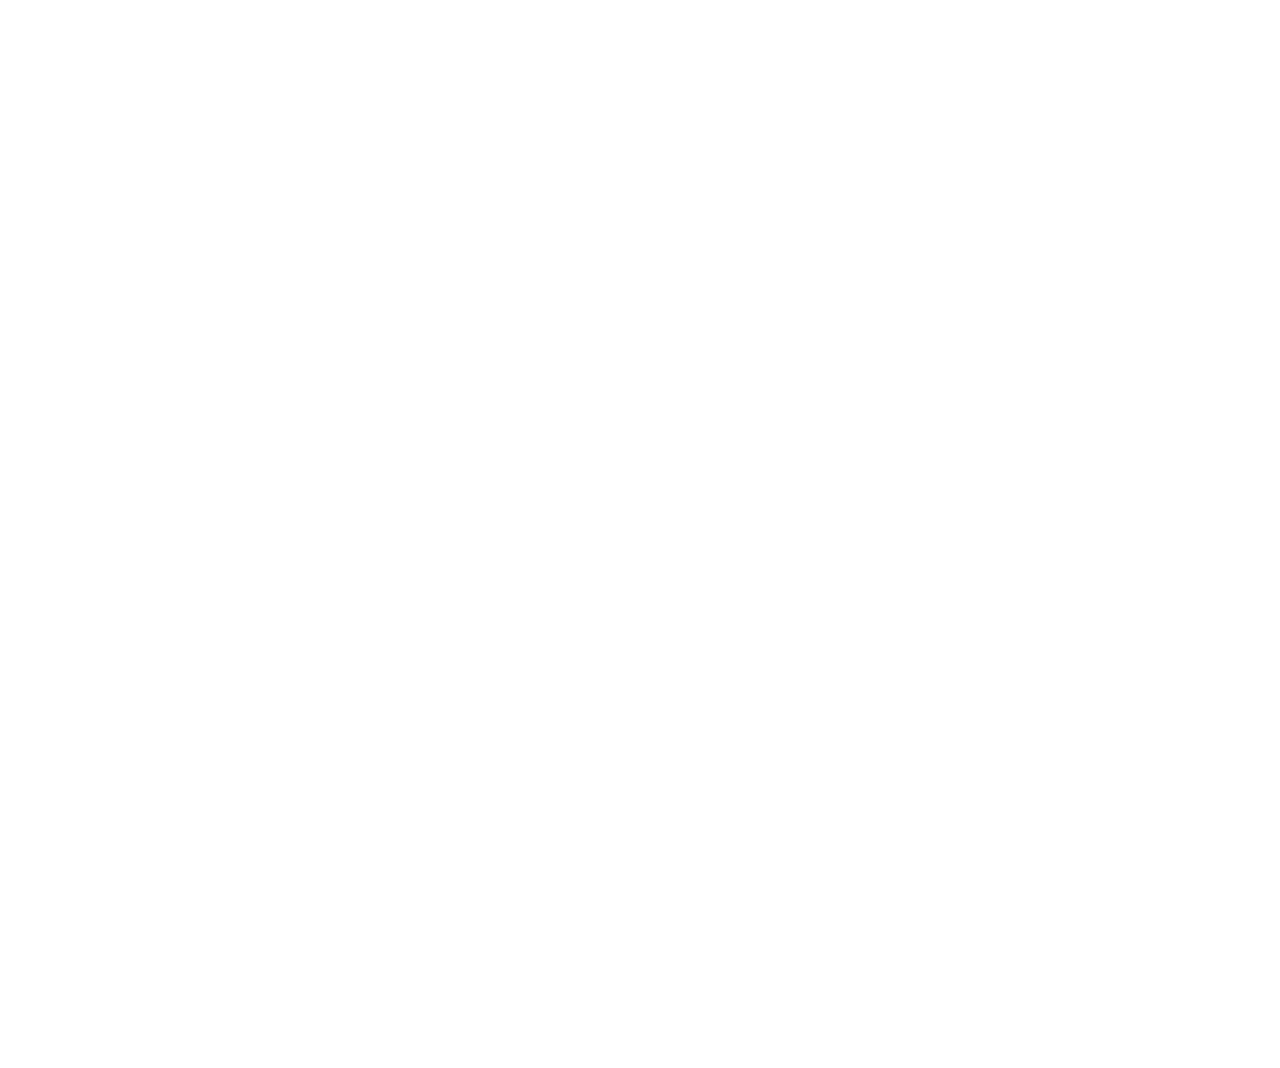
<file: web2/about.html>
<!DOCTYPE html>
<html lang="en">

<head>
  <meta charset="utf-8">
  <meta content="width=device-width, initial-scale=1.0" name="viewport">

  <title>About - Moderna Bootstrap Template</title>
  <meta content="" name="description">
  <meta content="" name="keywords">

  <!-- Favicons -->
  <link href="assets/img/favicon.png" rel="icon">
  <link href="assets/img/apple-touch-icon.png" rel="apple-touch-icon">

  <!-- Google Fonts -->
  <link href="https://fonts.googleapis.com/css?family=Open+Sans:300,300i,400,400i,600,600i,700,700i|Roboto:300,300i,400,400i,500,500i,700,700i&display=swap" rel="stylesheet">

  <!-- Vendor CSS Files -->
  <link href="assets/vendor/animate.css/animate.min.css" rel="stylesheet">
  <link href="assets/vendor/aos/aos.css" rel="stylesheet">
  <link href="assets/vendor/bootstrap/css/bootstrap.min.css" rel="stylesheet">
  <link href="assets/vendor/bootstrap-icons/bootstrap-icons.css" rel="stylesheet">
  <link href="assets/vendor/boxicons/css/boxicons.min.css" rel="stylesheet">
  <link href="assets/vendor/glightbox/css/glightbox.min.css" rel="stylesheet">
  <link href="assets/vendor/swiper/swiper-bundle.min.css" rel="stylesheet">

  <!-- Template Main CSS File -->
  <link href="assets/css/style.css" rel="stylesheet">

  <!-- =======================================================
  * Template Name: Moderna
  * Updated: Mar 09 2023 with Bootstrap v5.2.3
  * Template URL: https://bootstrapmade.com/free-bootstrap-template-corporate-moderna/
  * Author: BootstrapMade.com
  * License: https://bootstrapmade.com/license/
  ======================================================== -->
</head>

<body>

  <!-- ======= Header ======= -->
  <header id="header" class="fixed-top d-flex align-items-center ">
    <div class="container d-flex justify-content-between align-items-center">

      <div class="logo">
        <h1 class="text-light"><a href="index.html"><span>Moderna</span></a></h1>
        <!-- Uncomment below if you prefer to use an image logo -->
        <!-- <a href="index.html"><img src="assets/img/logo.png" alt="" class="img-fluid"></a>-->
      </div>

      <nav id="navbar" class="navbar">
        <ul>
          <li><a class="" href="index.html">Home</a></li>
          <li><a class="active" href="about.html">About</a></li>
          <li><a href="services.html">Services</a></li>
          <li><a href="portfolio.html">Portfolio</a></li>
          <li><a href="team.html">Team</a></li>
          <li><a href="blog.html">Blog</a></li>
          <li class="dropdown"><a href="#"><span>Drop Down</span> <i class="bi bi-chevron-down"></i></a>
            <ul>
              <li><a href="#">Drop Down 1</a></li>
              <li class="dropdown"><a href="#"><span>Deep Drop Down</span> <i class="bi bi-chevron-right"></i></a>
                <ul>
                  <li><a href="#">Deep Drop Down 1</a></li>
                  <li><a href="#">Deep Drop Down 2</a></li>
                  <li><a href="#">Deep Drop Down 3</a></li>
                  <li><a href="#">Deep Drop Down 4</a></li>
                  <li><a href="#">Deep Drop Down 5</a></li>
                </ul>
              </li>
              <li><a href="#">Drop Down 2</a></li>
              <li><a href="#">Drop Down 3</a></li>
              <li><a href="#">Drop Down 4</a></li>
            </ul>
          </li>
          <li><a href="contact.html">Contact Us</a></li>
        </ul>
        <i class="bi bi-list mobile-nav-toggle"></i>
      </nav><!-- .navbar -->

    </div>
  </header><!-- End Header -->

  <main id="main">

    <!-- ======= About Us Section ======= -->
    <section class="breadcrumbs">
      <div class="container">

        <div class="d-flex justify-content-between align-items-center">
          <h2>About Us</h2>
          <ol>
            <li><a href="index.html">Home</a></li>
            <li>About Us</li>
          </ol>
        </div>

      </div>
    </section><!-- End About Us Section -->

    <!-- ======= About Section ======= -->
    <section class="about" data-aos="fade-up">
      <div class="container">

        <div class="row">
          <div class="col-lg-6">
            <img src="assets/img/about.jpg" class="img-fluid" alt="">
          </div>
          <div class="col-lg-6 pt-4 pt-lg-0">
            <h3>Voluptatem dignissimos provident quasi corporis voluptates sit assumenda.</h3>
            <p class="fst-italic">
              Lorem ipsum dolor sit amet, consectetur adipiscing elit, sed do eiusmod tempor incididunt ut labore et dolore
              magna aliqua.
            </p>
            <ul>
              <li><i class="bi bi-check2-circle"></i> Ullamco laboris nisi ut aliquip ex ea commodo consequat.</li>
              <li><i class="bi bi-check2-circle"></i> Duis aute irure dolor in reprehenderit in voluptate velit.</li>
              <li><i class="bi bi-check2-circle"></i> Ullamco laboris nisi ut aliquip ex ea commodo consequat. Duis aute irure dolor in reprehenderit in voluptate trideta storacalaperda mastiro dolore eu fugiat nulla pariatur.</li>
            </ul>
            <p>
              Ullamco laboris nisi ut aliquip ex ea commodo consequat. Duis aute irure dolor in reprehenderit in voluptate
              velit esse cillum dolore eu fugiat nulla pariatur. Excepteur sint occaecat cupidatat non proident, sunt in
              culpa qui officia deserunt mollit anim id est laborum
            </p>
          </div>
        </div>

      </div>
    </section><!-- End About Section -->

    <!-- ======= Facts Section ======= -->
    <section class="facts section-bg" data-aos="fade-up">
      <div class="container">

        <div class="row counters">

          <div class="col-lg-3 col-6 text-center">
            <span data-purecounter-start="0" data-purecounter-end="232" data-purecounter-duration="1" class="purecounter"></span>
            <p>Clients</p>
          </div>

          <div class="col-lg-3 col-6 text-center">
            <span data-purecounter-start="0" data-purecounter-end="521" data-purecounter-duration="1" class="purecounter"></span>
            <p>Projects</p>
          </div>

          <div class="col-lg-3 col-6 text-center">
            <span data-purecounter-start="0" data-purecounter-end="1463" data-purecounter-duration="1" class="purecounter"></span>
            <p>Hours Of Support</p>
          </div>

          <div class="col-lg-3 col-6 text-center">
            <span data-purecounter-start="0" data-purecounter-end="15" data-purecounter-duration="1" class="purecounter"></span>
            <p>Hard Workers</p>
          </div>

        </div>

      </div>
    </section><!-- End Facts Section -->

    <!-- ======= Our Skills Section ======= -->
    <section class="skills" data-aos="fade-up">
      <div class="container">

        <div class="section-title">
          <h2>Our Skills</h2>
          <p>Magnam dolores commodi suscipit. Necessitatibus eius consequatur ex aliquid fuga eum quidem. Sit sint consectetur velit. Quisquam quos quisquam cupiditate. Et nemo qui impedit suscipit alias ea. Quia fugiat sit in iste officiis commodi quidem hic quas.</p>
        </div>

        <div class="skills-content">

          <div class="progress">
            <div class="progress-bar bg-success" role="progressbar" aria-valuenow="100" aria-valuemin="0" aria-valuemax="100">
              <span class="skill">HTML <i class="val">100%</i></span>
            </div>
          </div>

          <div class="progress">
            <div class="progress-bar bg-info" role="progressbar" aria-valuenow="90" aria-valuemin="0" aria-valuemax="100">
              <span class="skill">CSS <i class="val">90%</i></span>
            </div>
          </div>

          <div class="progress">
            <div class="progress-bar bg-warning" role="progressbar" aria-valuenow="75" aria-valuemin="0" aria-valuemax="100">
              <span class="skill">JavaScript <i class="val">75%</i></span>
            </div>
          </div>

          <div class="progress">
            <div class="progress-bar bg-danger" role="progressbar" aria-valuenow="55" aria-valuemin="0" aria-valuemax="100">
              <span class="skill">Photoshop <i class="val">55%</i></span>
            </div>
          </div>

        </div>

      </div>
    </section><!-- End Our Skills Section -->

    <!-- ======= Tetstimonials Section ======= -->
    <section class="testimonials" data-aos="fade-up">
      <div class="container">

        <div class="section-title">
          <h2>Tetstimonials</h2>
          <p>Magnam dolores commodi suscipit. Necessitatibus eius consequatur ex aliquid fuga eum quidem. Sit sint consectetur velit. Quisquam quos quisquam cupiditate. Et nemo qui impedit suscipit alias ea. Quia fugiat sit in iste officiis commodi quidem hic quas.</p>
        </div>

        <div class="testimonials-carousel swiper">
          <div class="swiper-wrapper">
            <div class="testimonial-item swiper-slide">
              <img src="assets/img/testimonials/testimonials-1.jpg" class="testimonial-img" alt="">
              <h3>Saul Goodman</h3>
              <h4>Ceo &amp; Founder</h4>
              <p>
                <i class="bx bxs-quote-alt-left quote-icon-left"></i>
                Proin iaculis purus consequat sem cure digni ssim donec porttitora entum suscipit rhoncus. Accusantium quam, ultricies eget id, aliquam eget nibh et. Maecen aliquam, risus at semper.
                <i class="bx bxs-quote-alt-right quote-icon-right"></i>
              </p>
            </div>

            <div class="testimonial-item swiper-slide">
              <img src="assets/img/testimonials/testimonials-2.jpg" class="testimonial-img" alt="">
              <h3>Sara Wilsson</h3>
              <h4>Designer</h4>
              <p>
                <i class="bx bxs-quote-alt-left quote-icon-left"></i>
                Export tempor illum tamen malis malis eram quae irure esse labore quem cillum quid cillum eram malis quorum velit fore eram velit sunt aliqua noster fugiat irure amet legam anim culpa.
                <i class="bx bxs-quote-alt-right quote-icon-right"></i>
              </p>
            </div>

            <div class="testimonial-item swiper-slide">
              <img src="assets/img/testimonials/testimonials-3.jpg" class="testimonial-img" alt="">
              <h3>Jena Karlis</h3>
              <h4>Store Owner</h4>
              <p>
                <i class="bx bxs-quote-alt-left quote-icon-left"></i>
                Enim nisi quem export duis labore cillum quae magna enim sint quorum nulla quem veniam duis minim tempor labore quem eram duis noster aute amet eram fore quis sint minim.
                <i class="bx bxs-quote-alt-right quote-icon-right"></i>
              </p>
            </div>

            <div class="testimonial-item swiper-slide">
              <img src="assets/img/testimonials/testimonials-4.jpg" class="testimonial-img" alt="">
              <h3>Matt Brandon</h3>
              <h4>Freelancer</h4>
              <p>
                <i class="bx bxs-quote-alt-left quote-icon-left"></i>
                Fugiat enim eram quae cillum dolore dolor amet nulla culpa multos export minim fugiat minim velit minim dolor enim duis veniam ipsum anim magna sunt elit fore quem dolore labore illum veniam.
                <i class="bx bxs-quote-alt-right quote-icon-right"></i>
              </p>
            </div>

            <div class="testimonial-item swiper-slide">
              <img src="assets/img/testimonials/testimonials-5.jpg" class="testimonial-img" alt="">
              <h3>John Larson</h3>
              <h4>Entrepreneur</h4>
              <p>
                <i class="bx bxs-quote-alt-left quote-icon-left"></i>
                Quis quorum aliqua sint quem legam fore sunt eram irure aliqua veniam tempor noster veniam enim culpa labore duis sunt culpa nulla illum cillum fugiat legam esse veniam culpa fore nisi cillum quid.
                <i class="bx bxs-quote-alt-right quote-icon-right"></i>
              </p>
            </div>
          </div>
          <div class="swiper-pagination"></div>
        </div>

      </div>
    </section><!-- End Ttstimonials Section -->

  </main><!-- End #main -->

  <!-- ======= Footer ======= -->
  <footer id="footer" data-aos="fade-up" data-aos-easing="ease-in-out" data-aos-duration="500">

    <div class="footer-newsletter">
      <div class="container">
        <div class="row">
          <div class="col-lg-6">
            <h4>Our Newsletter</h4>
            <p>Tamen quem nulla quae legam multos aute sint culpa legam noster magna</p>
          </div>
          <div class="col-lg-6">
            <form action="" method="post">
              <input type="email" name="email"><input type="submit" value="Subscribe">
            </form>
          </div>
        </div>
      </div>
    </div>

    <div class="footer-top">
      <div class="container">
        <div class="row">

          <div class="col-lg-3 col-md-6 footer-links">
            <h4>Useful Links</h4>
            <ul>
              <li><i class="bx bx-chevron-right"></i> <a href="#">Home</a></li>
              <li><i class="bx bx-chevron-right"></i> <a href="#">About us</a></li>
              <li><i class="bx bx-chevron-right"></i> <a href="#">Services</a></li>
              <li><i class="bx bx-chevron-right"></i> <a href="#">Terms of service</a></li>
              <li><i class="bx bx-chevron-right"></i> <a href="#">Privacy policy</a></li>
            </ul>
          </div>

          <div class="col-lg-3 col-md-6 footer-links">
            <h4>Our Services</h4>
            <ul>
              <li><i class="bx bx-chevron-right"></i> <a href="#">Web Design</a></li>
              <li><i class="bx bx-chevron-right"></i> <a href="#">Web Development</a></li>
              <li><i class="bx bx-chevron-right"></i> <a href="#">Product Management</a></li>
              <li><i class="bx bx-chevron-right"></i> <a href="#">Marketing</a></li>
              <li><i class="bx bx-chevron-right"></i> <a href="#">Graphic Design</a></li>
            </ul>
          </div>

          <div class="col-lg-3 col-md-6 footer-contact">
            <h4>Contact Us</h4>
            <p>
              A108 Adam Street <br>
              New York, NY 535022<br>
              United States <br><br>
              <strong>Phone:</strong> +1 5589 55488 55<br>
              <strong>Email:</strong> info@example.com<br>
            </p>

          </div>

          <div class="col-lg-3 col-md-6 footer-info">
            <h3>About Moderna</h3>
            <p>Cras fermentum odio eu feugiat lide par naso tierra. Justo eget nada terra videa magna derita valies darta donna mare fermentum iaculis eu non diam phasellus.</p>
            <div class="social-links mt-3">
              <a href="#" class="twitter"><i class="bx bxl-twitter"></i></a>
              <a href="#" class="facebook"><i class="bx bxl-facebook"></i></a>
              <a href="#" class="instagram"><i class="bx bxl-instagram"></i></a>
              <a href="#" class="linkedin"><i class="bx bxl-linkedin"></i></a>
            </div>
          </div>

        </div>
      </div>
    </div>

    <div class="container">
      <div class="copyright">
        &copy; Copyright. All Rights Reserved
      </div>
      <div class="credits">
        <!-- All the links in the footer should remain intact. -->
        <!-- You can delete the links only if you purchased the pro version. -->
        <!-- Licensing information: https://bootstrapmade.com/license/ -->
        <!-- Purchase the pro version with working PHP/AJAX contact form: https://bootstrapmade.com/free-bootstrap-template-corporate-moderna/ -->
       </div>
    </div>
  </footer><!-- End Footer -->

  <a href="#" class="back-to-top d-flex align-items-center justify-content-center"><i class="bi bi-arrow-up-short"></i></a>

  <!-- Vendor JS Files -->
  <script src="assets/vendor/purecounter/purecounter_vanilla.js"></script>
  <script src="assets/vendor/aos/aos.js"></script>
  <script src="assets/vendor/bootstrap/js/bootstrap.bundle.min.js"></script>
  <script src="assets/vendor/glightbox/js/glightbox.min.js"></script>
  <script src="assets/vendor/isotope-layout/isotope.pkgd.min.js"></script>
  <script src="assets/vendor/swiper/swiper-bundle.min.js"></script>
  <script src="assets/vendor/waypoints/noframework.waypoints.js"></script>
  <script src="assets/vendor/php-email-form/validate.js"></script>

  <!-- Template Main JS File -->
  <script src="assets/js/main.js"></script>

</body>

</html>
</file>
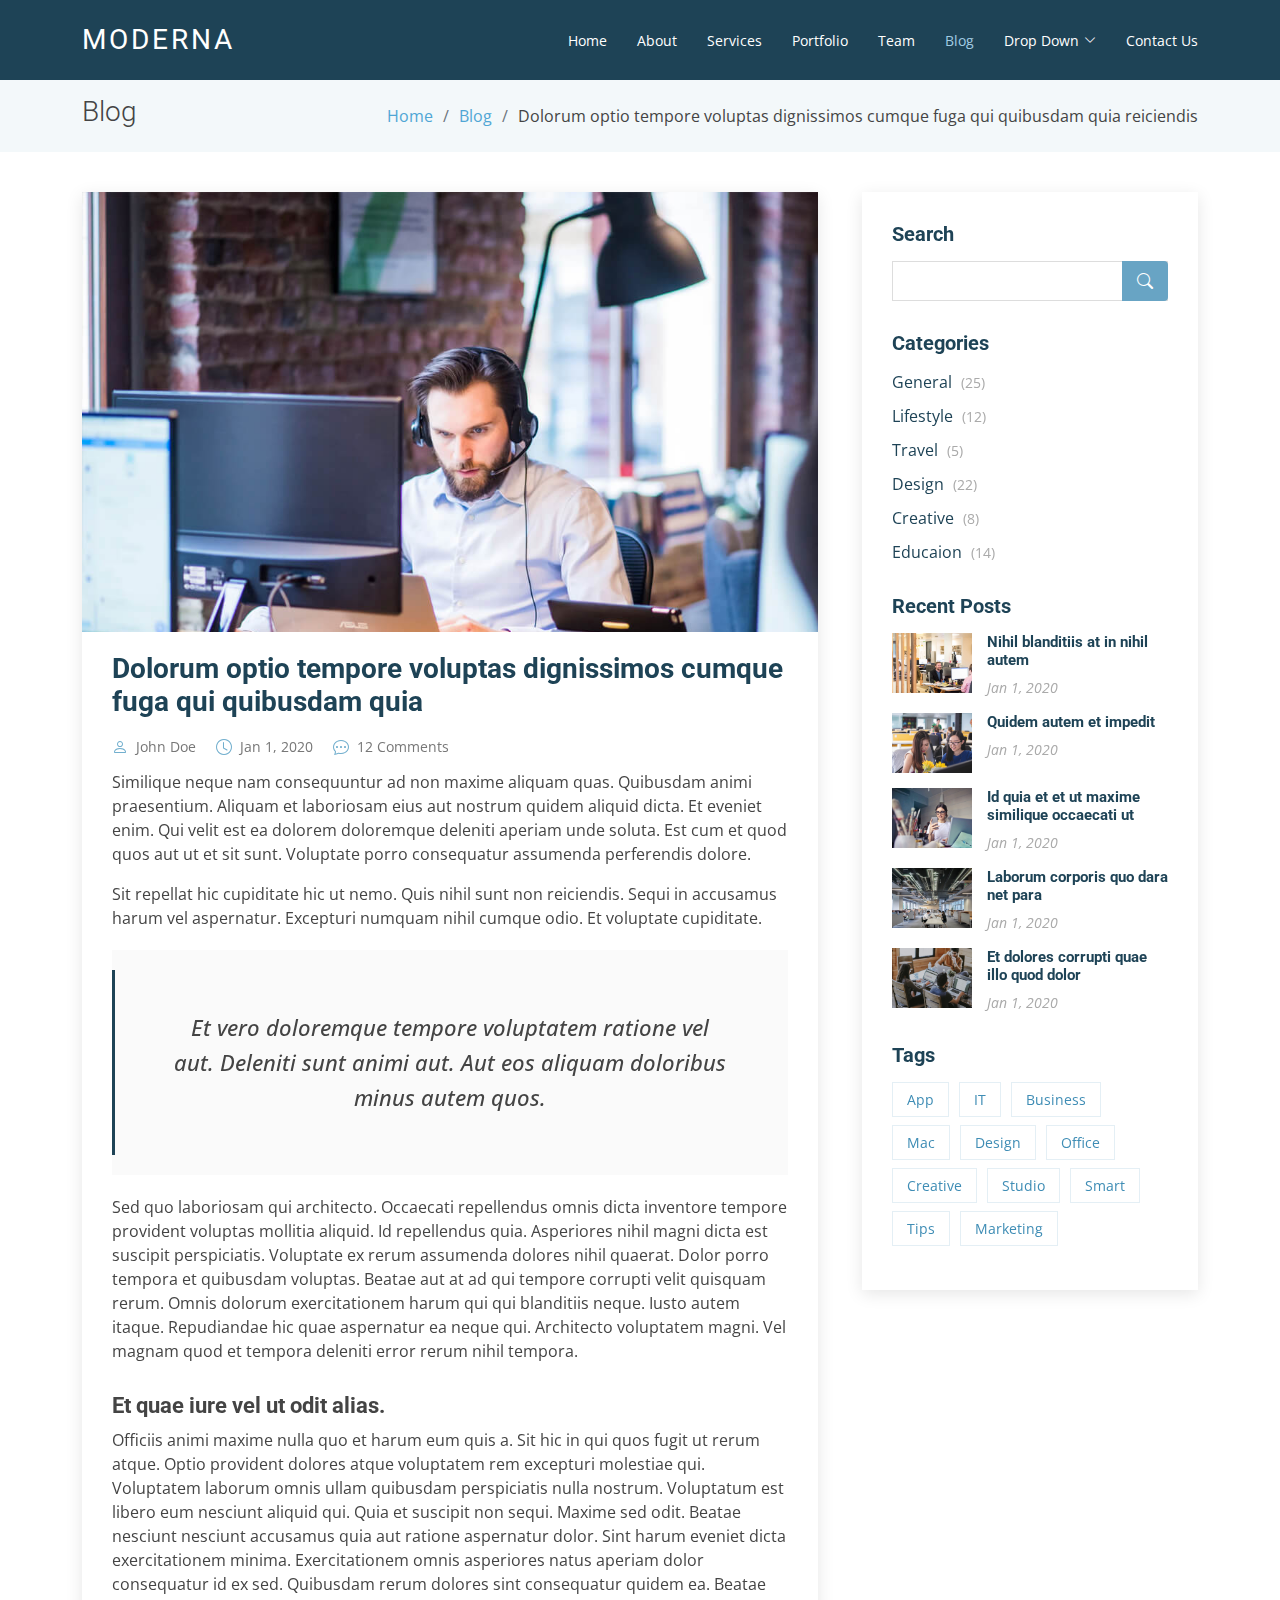
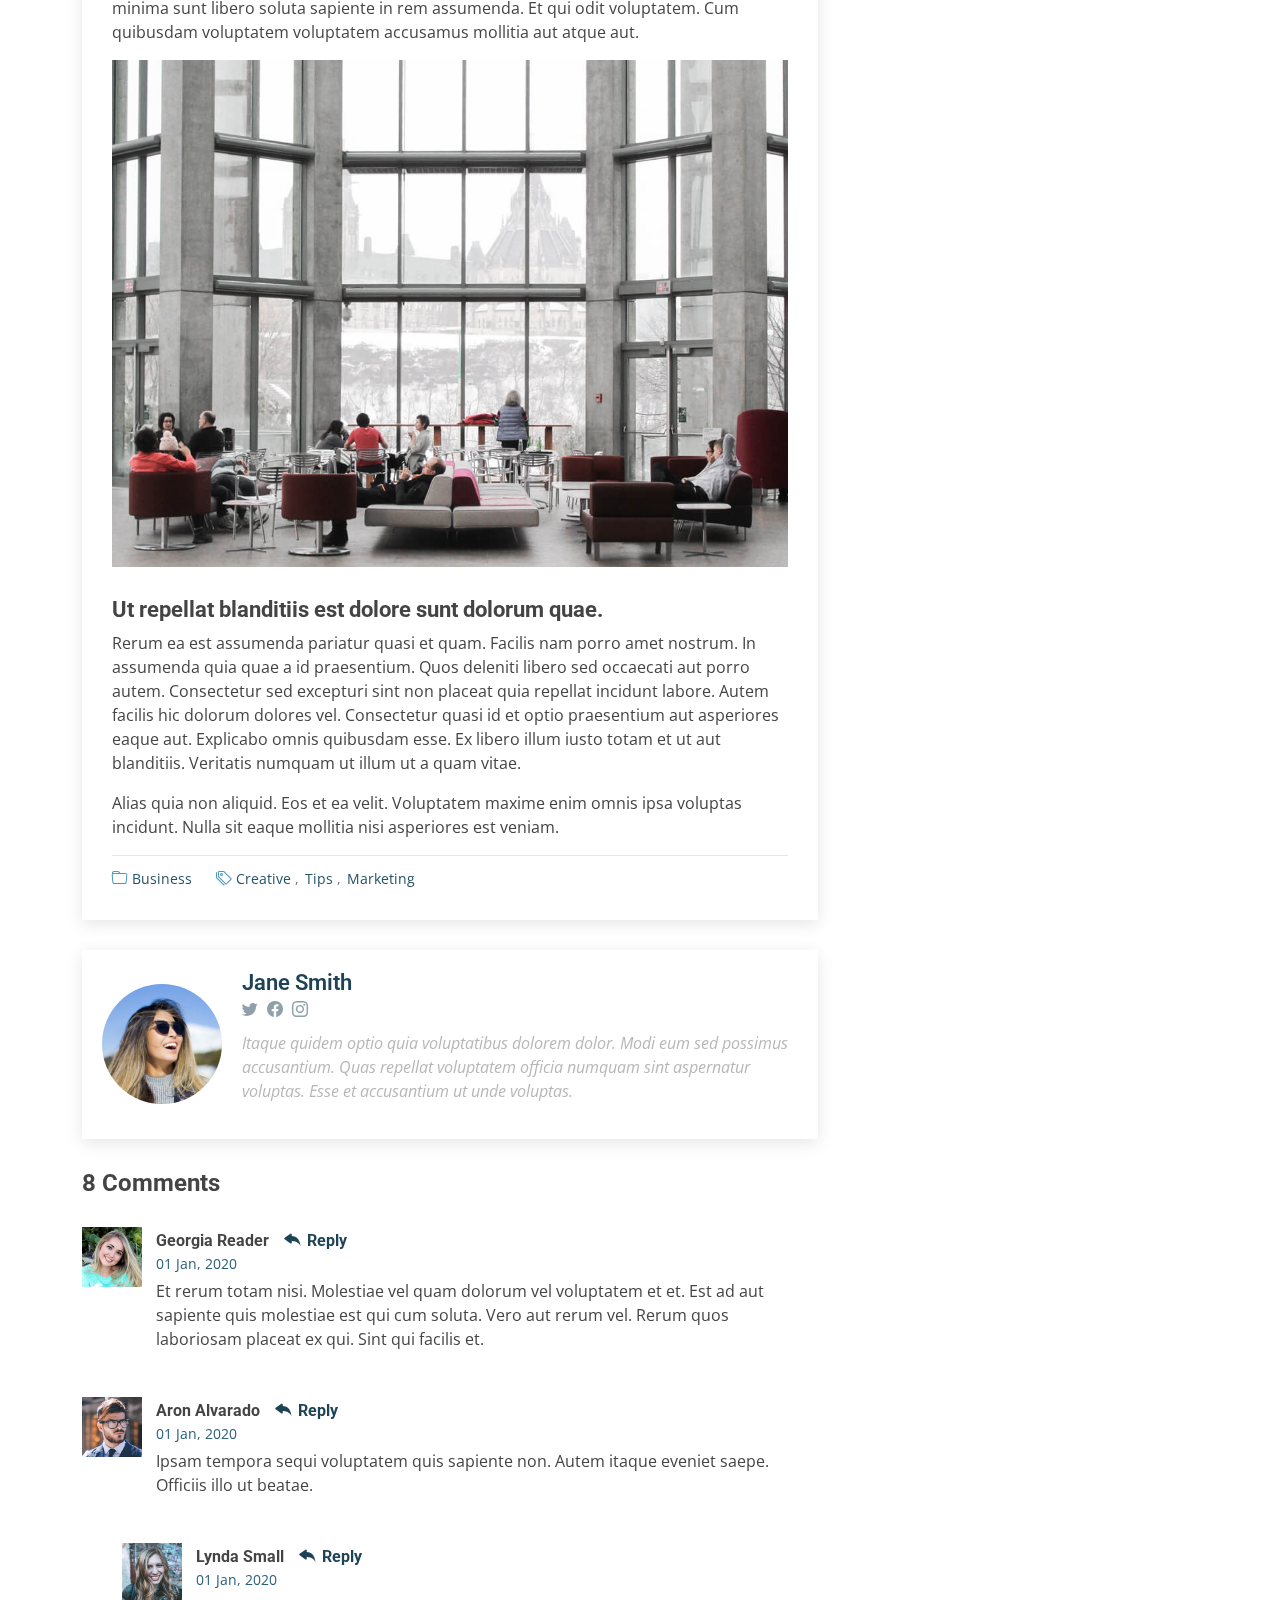
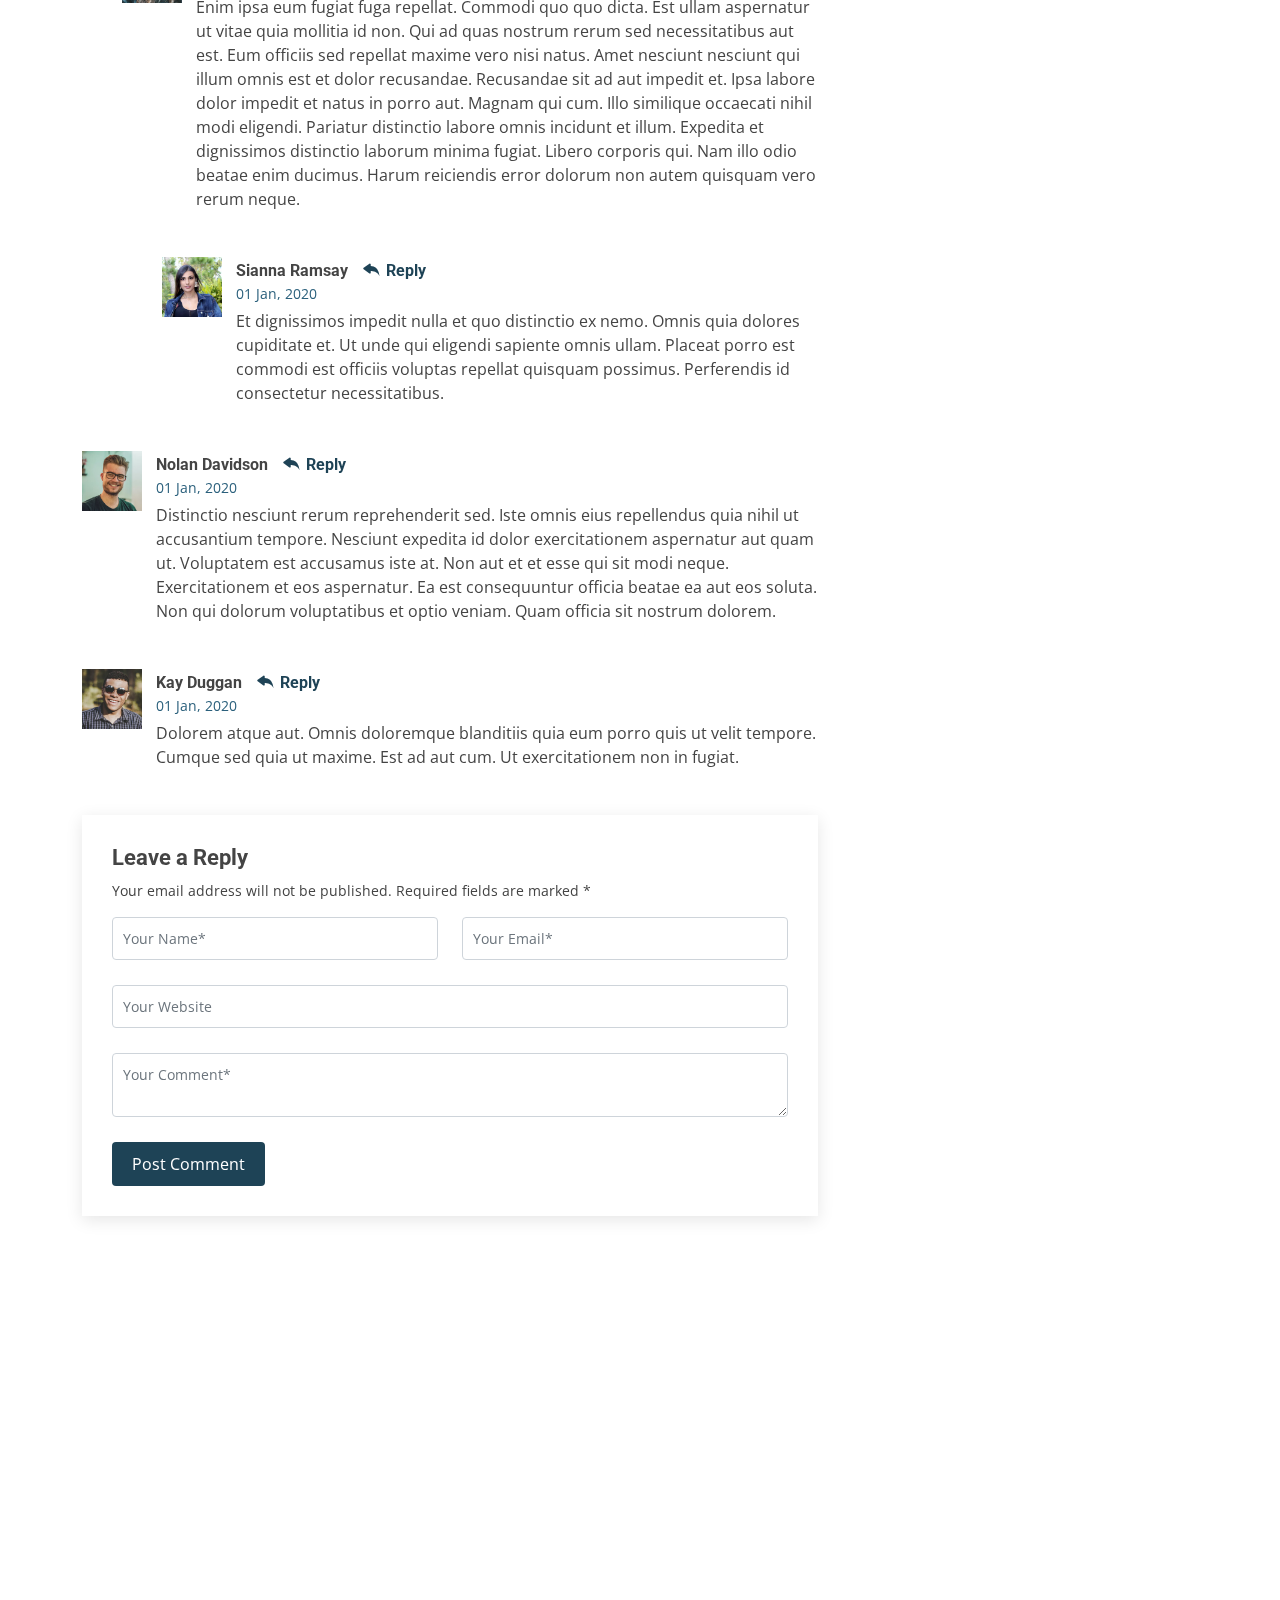
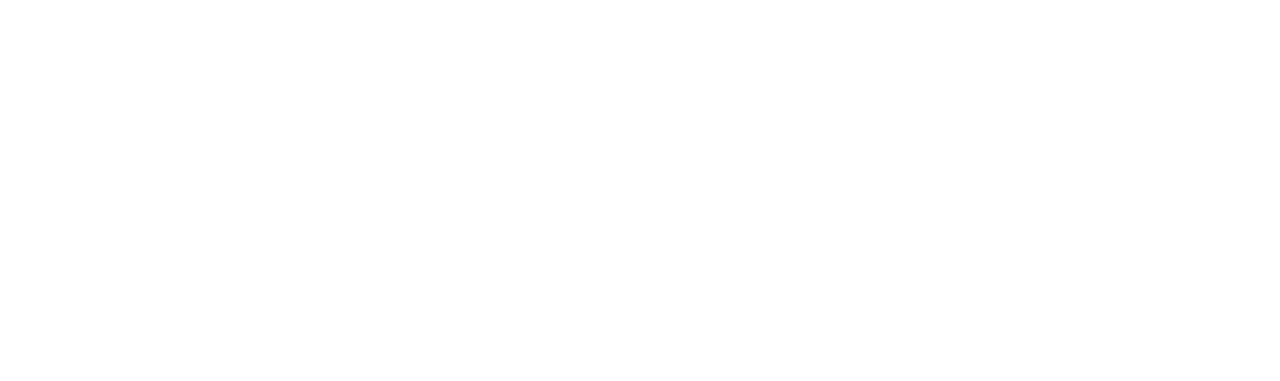
<file: web2/blog-single.html>
<!DOCTYPE html>
<html lang="en">

<head>
  <meta charset="utf-8">
  <meta content="width=device-width, initial-scale=1.0" name="viewport">

  <title>Blog Single - Moderna Bootstrap Template</title>
  <meta content="" name="description">
  <meta content="" name="keywords">

  <!-- Favicons -->
  <link href="assets/img/favicon.png" rel="icon">
  <link href="assets/img/apple-touch-icon.png" rel="apple-touch-icon">

  <!-- Google Fonts -->
  <link href="https://fonts.googleapis.com/css?family=Open+Sans:300,300i,400,400i,600,600i,700,700i|Roboto:300,300i,400,400i,500,500i,700,700i&display=swap" rel="stylesheet">

  <!-- Vendor CSS Files -->
  <link href="assets/vendor/animate.css/animate.min.css" rel="stylesheet">
  <link href="assets/vendor/aos/aos.css" rel="stylesheet">
  <link href="assets/vendor/bootstrap/css/bootstrap.min.css" rel="stylesheet">
  <link href="assets/vendor/bootstrap-icons/bootstrap-icons.css" rel="stylesheet">
  <link href="assets/vendor/boxicons/css/boxicons.min.css" rel="stylesheet">
  <link href="assets/vendor/glightbox/css/glightbox.min.css" rel="stylesheet">
  <link href="assets/vendor/swiper/swiper-bundle.min.css" rel="stylesheet">

  <!-- Template Main CSS File -->
  <link href="assets/css/style.css" rel="stylesheet">

  <!-- =======================================================
  * Template Name: Moderna
  * Updated: Mar 09 2023 with Bootstrap v5.2.3
  * Template URL: https://bootstrapmade.com/free-bootstrap-template-corporate-moderna/
  * Author: BootstrapMade.com
  * License: https://bootstrapmade.com/license/
  ======================================================== -->
</head>

<body>

  <!-- ======= Header ======= -->
  <header id="header" class="fixed-top d-flex align-items-center ">
    <div class="container d-flex justify-content-between align-items-center">

      <div class="logo">
        <h1 class="text-light"><a href="index.html"><span>Moderna</span></a></h1>
        <!-- Uncomment below if you prefer to use an image logo -->
        <!-- <a href="index.html"><img src="assets/img/logo.png" alt="" class="img-fluid"></a>-->
      </div>

      <nav id="navbar" class="navbar">
        <ul>
          <li><a class="" href="index.html">Home</a></li>
          <li><a href="about.html">About</a></li>
          <li><a href="services.html">Services</a></li>
          <li><a href="portfolio.html">Portfolio</a></li>
          <li><a href="team.html">Team</a></li>
          <li><a class="active" href="blog.html">Blog</a></li>
          <li class="dropdown"><a href="#"><span>Drop Down</span> <i class="bi bi-chevron-down"></i></a>
            <ul>
              <li><a href="#">Drop Down 1</a></li>
              <li class="dropdown"><a href="#"><span>Deep Drop Down</span> <i class="bi bi-chevron-right"></i></a>
                <ul>
                  <li><a href="#">Deep Drop Down 1</a></li>
                  <li><a href="#">Deep Drop Down 2</a></li>
                  <li><a href="#">Deep Drop Down 3</a></li>
                  <li><a href="#">Deep Drop Down 4</a></li>
                  <li><a href="#">Deep Drop Down 5</a></li>
                </ul>
              </li>
              <li><a href="#">Drop Down 2</a></li>
              <li><a href="#">Drop Down 3</a></li>
              <li><a href="#">Drop Down 4</a></li>
            </ul>
          </li>
          <li><a href="contact.html">Contact Us</a></li>
        </ul>
        <i class="bi bi-list mobile-nav-toggle"></i>
      </nav><!-- .navbar -->

    </div>
  </header><!-- End Header -->

  <main id="main">

    <!-- ======= Blog Section ======= -->
    <section class="breadcrumbs">
      <div class="container">

        <div class="d-flex justify-content-between align-items-center">
          <h2>Blog</h2>

          <ol>
            <li><a href="index.html">Home</a></li>
            <li><a href="blog.html">Blog</a></li>
            <li>Dolorum optio tempore voluptas dignissimos cumque fuga qui quibusdam quia reiciendis</li>
          </ol>
        </div>

      </div>
    </section><!-- End Blog Section -->

    <!-- ======= Blog Single Section ======= -->
    <section id="blog" class="blog">
      <div class="container" data-aos="fade-up">

        <div class="row">

          <div class="col-lg-8 entries">

            <article class="entry entry-single">

              <div class="entry-img">
                <img src="assets/img/blog/blog-1.jpg" alt="" class="img-fluid">
              </div>

              <h2 class="entry-title">
                <a href="blog-single.html">Dolorum optio tempore voluptas dignissimos cumque fuga qui quibusdam quia</a>
              </h2>

              <div class="entry-meta">
                <ul>
                  <li class="d-flex align-items-center"><i class="bi bi-person"></i> <a href="blog-single.html">John Doe</a></li>
                  <li class="d-flex align-items-center"><i class="bi bi-clock"></i> <a href="blog-single.html"><time datetime="2020-01-01">Jan 1, 2020</time></a></li>
                  <li class="d-flex align-items-center"><i class="bi bi-chat-dots"></i> <a href="blog-single.html">12 Comments</a></li>
                </ul>
              </div>

              <div class="entry-content">
                <p>
                  Similique neque nam consequuntur ad non maxime aliquam quas. Quibusdam animi praesentium. Aliquam et laboriosam eius aut nostrum quidem aliquid dicta.
                  Et eveniet enim. Qui velit est ea dolorem doloremque deleniti aperiam unde soluta. Est cum et quod quos aut ut et sit sunt. Voluptate porro consequatur assumenda perferendis dolore.
                </p>

                <p>
                  Sit repellat hic cupiditate hic ut nemo. Quis nihil sunt non reiciendis. Sequi in accusamus harum vel aspernatur. Excepturi numquam nihil cumque odio. Et voluptate cupiditate.
                </p>

                <blockquote>
                  <p>
                    Et vero doloremque tempore voluptatem ratione vel aut. Deleniti sunt animi aut. Aut eos aliquam doloribus minus autem quos.
                  </p>
                </blockquote>

                <p>
                  Sed quo laboriosam qui architecto. Occaecati repellendus omnis dicta inventore tempore provident voluptas mollitia aliquid. Id repellendus quia. Asperiores nihil magni dicta est suscipit perspiciatis. Voluptate ex rerum assumenda dolores nihil quaerat.
                  Dolor porro tempora et quibusdam voluptas. Beatae aut at ad qui tempore corrupti velit quisquam rerum. Omnis dolorum exercitationem harum qui qui blanditiis neque.
                  Iusto autem itaque. Repudiandae hic quae aspernatur ea neque qui. Architecto voluptatem magni. Vel magnam quod et tempora deleniti error rerum nihil tempora.
                </p>

                <h3>Et quae iure vel ut odit alias.</h3>
                <p>
                  Officiis animi maxime nulla quo et harum eum quis a. Sit hic in qui quos fugit ut rerum atque. Optio provident dolores atque voluptatem rem excepturi molestiae qui. Voluptatem laborum omnis ullam quibusdam perspiciatis nulla nostrum. Voluptatum est libero eum nesciunt aliquid qui.
                  Quia et suscipit non sequi. Maxime sed odit. Beatae nesciunt nesciunt accusamus quia aut ratione aspernatur dolor. Sint harum eveniet dicta exercitationem minima. Exercitationem omnis asperiores natus aperiam dolor consequatur id ex sed. Quibusdam rerum dolores sint consequatur quidem ea.
                  Beatae minima sunt libero soluta sapiente in rem assumenda. Et qui odit voluptatem. Cum quibusdam voluptatem voluptatem accusamus mollitia aut atque aut.
                </p>
                <img src="assets/img/blog/blog-inside-post.jpg" class="img-fluid" alt="">

                <h3>Ut repellat blanditiis est dolore sunt dolorum quae.</h3>
                <p>
                  Rerum ea est assumenda pariatur quasi et quam. Facilis nam porro amet nostrum. In assumenda quia quae a id praesentium. Quos deleniti libero sed occaecati aut porro autem. Consectetur sed excepturi sint non placeat quia repellat incidunt labore. Autem facilis hic dolorum dolores vel.
                  Consectetur quasi id et optio praesentium aut asperiores eaque aut. Explicabo omnis quibusdam esse. Ex libero illum iusto totam et ut aut blanditiis. Veritatis numquam ut illum ut a quam vitae.
                </p>
                <p>
                  Alias quia non aliquid. Eos et ea velit. Voluptatem maxime enim omnis ipsa voluptas incidunt. Nulla sit eaque mollitia nisi asperiores est veniam.
                </p>

              </div>

              <div class="entry-footer">
                <i class="bi bi-folder"></i>
                <ul class="cats">
                  <li><a href="#">Business</a></li>
                </ul>

                <i class="bi bi-tags"></i>
                <ul class="tags">
                  <li><a href="#">Creative</a></li>
                  <li><a href="#">Tips</a></li>
                  <li><a href="#">Marketing</a></li>
                </ul>
              </div>

            </article><!-- End blog entry -->

            <div class="blog-author d-flex align-items-center">
              <img src="assets/img/blog/blog-author.jpg" class="rounded-circle float-left" alt="">
              <div>
                <h4>Jane Smith</h4>
                <div class="social-links">
                  <a href="https://twitters.com/#"><i class="bi bi-twitter"></i></a>
                  <a href="https://facebook.com/#"><i class="bi bi-facebook"></i></a>
                  <a href="https://instagram.com/#"><i class="biu bi-instagram"></i></a>
                </div>
                <p>
                  Itaque quidem optio quia voluptatibus dolorem dolor. Modi eum sed possimus accusantium. Quas repellat voluptatem officia numquam sint aspernatur voluptas. Esse et accusantium ut unde voluptas.
                </p>
              </div>
            </div><!-- End blog author bio -->

            <div class="blog-comments">

              <h4 class="comments-count">8 Comments</h4>

              <div id="comment-1" class="comment">
                <div class="d-flex">
                  <div class="comment-img"><img src="assets/img/blog/comments-1.jpg" alt=""></div>
                  <div>
                    <h5><a href="">Georgia Reader</a> <a href="#" class="reply"><i class="bi bi-reply-fill"></i> Reply</a></h5>
                    <time datetime="2020-01-01">01 Jan, 2020</time>
                    <p>
                      Et rerum totam nisi. Molestiae vel quam dolorum vel voluptatem et et. Est ad aut sapiente quis molestiae est qui cum soluta.
                      Vero aut rerum vel. Rerum quos laboriosam placeat ex qui. Sint qui facilis et.
                    </p>
                  </div>
                </div>
              </div><!-- End comment #1 -->

              <div id="comment-2" class="comment">
                <div class="d-flex">
                  <div class="comment-img"><img src="assets/img/blog/comments-2.jpg" alt=""></div>
                  <div>
                    <h5><a href="">Aron Alvarado</a> <a href="#" class="reply"><i class="bi bi-reply-fill"></i> Reply</a></h5>
                    <time datetime="2020-01-01">01 Jan, 2020</time>
                    <p>
                      Ipsam tempora sequi voluptatem quis sapiente non. Autem itaque eveniet saepe. Officiis illo ut beatae.
                    </p>
                  </div>
                </div>

                <div id="comment-reply-1" class="comment comment-reply">
                  <div class="d-flex">
                    <div class="comment-img"><img src="assets/img/blog/comments-3.jpg" alt=""></div>
                    <div>
                      <h5><a href="">Lynda Small</a> <a href="#" class="reply"><i class="bi bi-reply-fill"></i> Reply</a></h5>
                      <time datetime="2020-01-01">01 Jan, 2020</time>
                      <p>
                        Enim ipsa eum fugiat fuga repellat. Commodi quo quo dicta. Est ullam aspernatur ut vitae quia mollitia id non. Qui ad quas nostrum rerum sed necessitatibus aut est. Eum officiis sed repellat maxime vero nisi natus. Amet nesciunt nesciunt qui illum omnis est et dolor recusandae.

                        Recusandae sit ad aut impedit et. Ipsa labore dolor impedit et natus in porro aut. Magnam qui cum. Illo similique occaecati nihil modi eligendi. Pariatur distinctio labore omnis incidunt et illum. Expedita et dignissimos distinctio laborum minima fugiat.

                        Libero corporis qui. Nam illo odio beatae enim ducimus. Harum reiciendis error dolorum non autem quisquam vero rerum neque.
                      </p>
                    </div>
                  </div>

                  <div id="comment-reply-2" class="comment comment-reply">
                    <div class="d-flex">
                      <div class="comment-img"><img src="assets/img/blog/comments-4.jpg" alt=""></div>
                      <div>
                        <h5><a href="">Sianna Ramsay</a> <a href="#" class="reply"><i class="bi bi-reply-fill"></i> Reply</a></h5>
                        <time datetime="2020-01-01">01 Jan, 2020</time>
                        <p>
                          Et dignissimos impedit nulla et quo distinctio ex nemo. Omnis quia dolores cupiditate et. Ut unde qui eligendi sapiente omnis ullam. Placeat porro est commodi est officiis voluptas repellat quisquam possimus. Perferendis id consectetur necessitatibus.
                        </p>
                      </div>
                    </div>

                  </div><!-- End comment reply #2-->

                </div><!-- End comment reply #1-->

              </div><!-- End comment #2-->

              <div id="comment-3" class="comment">
                <div class="d-flex">
                  <div class="comment-img"><img src="assets/img/blog/comments-5.jpg" alt=""></div>
                  <div>
                    <h5><a href="">Nolan Davidson</a> <a href="#" class="reply"><i class="bi bi-reply-fill"></i> Reply</a></h5>
                    <time datetime="2020-01-01">01 Jan, 2020</time>
                    <p>
                      Distinctio nesciunt rerum reprehenderit sed. Iste omnis eius repellendus quia nihil ut accusantium tempore. Nesciunt expedita id dolor exercitationem aspernatur aut quam ut. Voluptatem est accusamus iste at.
                      Non aut et et esse qui sit modi neque. Exercitationem et eos aspernatur. Ea est consequuntur officia beatae ea aut eos soluta. Non qui dolorum voluptatibus et optio veniam. Quam officia sit nostrum dolorem.
                    </p>
                  </div>
                </div>

              </div><!-- End comment #3 -->

              <div id="comment-4" class="comment">
                <div class="d-flex">
                  <div class="comment-img"><img src="assets/img/blog/comments-6.jpg" alt=""></div>
                  <div>
                    <h5><a href="">Kay Duggan</a> <a href="#" class="reply"><i class="bi bi-reply-fill"></i> Reply</a></h5>
                    <time datetime="2020-01-01">01 Jan, 2020</time>
                    <p>
                      Dolorem atque aut. Omnis doloremque blanditiis quia eum porro quis ut velit tempore. Cumque sed quia ut maxime. Est ad aut cum. Ut exercitationem non in fugiat.
                    </p>
                  </div>
                </div>

              </div><!-- End comment #4 -->

              <div class="reply-form">
                <h4>Leave a Reply</h4>
                <p>Your email address will not be published. Required fields are marked * </p>
                <form action="">
                  <div class="row">
                    <div class="col-md-6 form-group">
                      <input name="name" type="text" class="form-control" placeholder="Your Name*">
                    </div>
                    <div class="col-md-6 form-group">
                      <input name="email" type="text" class="form-control" placeholder="Your Email*">
                    </div>
                  </div>
                  <div class="row">
                    <div class="col form-group">
                      <input name="website" type="text" class="form-control" placeholder="Your Website">
                    </div>
                  </div>
                  <div class="row">
                    <div class="col form-group">
                      <textarea name="comment" class="form-control" placeholder="Your Comment*"></textarea>
                    </div>
                  </div>
                  <button type="submit" class="btn btn-primary">Post Comment</button>

                </form>

              </div>

            </div><!-- End blog comments -->

          </div><!-- End blog entries list -->

          <div class="col-lg-4">

            <div class="sidebar">

              <h3 class="sidebar-title">Search</h3>
              <div class="sidebar-item search-form">
                <form action="">
                  <input type="text">
                  <button type="submit"><i class="bi bi-search"></i></button>
                </form>
              </div><!-- End sidebar search formn-->

              <h3 class="sidebar-title">Categories</h3>
              <div class="sidebar-item categories">
                <ul>
                  <li><a href="#">General <span>(25)</span></a></li>
                  <li><a href="#">Lifestyle <span>(12)</span></a></li>
                  <li><a href="#">Travel <span>(5)</span></a></li>
                  <li><a href="#">Design <span>(22)</span></a></li>
                  <li><a href="#">Creative <span>(8)</span></a></li>
                  <li><a href="#">Educaion <span>(14)</span></a></li>
                </ul>
              </div><!-- End sidebar categories-->

              <h3 class="sidebar-title">Recent Posts</h3>
              <div class="sidebar-item recent-posts">
                <div class="post-item clearfix">
                  <img src="assets/img/blog/blog-recent-1.jpg" alt="">
                  <h4><a href="blog-single.html">Nihil blanditiis at in nihil autem</a></h4>
                  <time datetime="2020-01-01">Jan 1, 2020</time>
                </div>

                <div class="post-item clearfix">
                  <img src="assets/img/blog/blog-recent-2.jpg" alt="">
                  <h4><a href="blog-single.html">Quidem autem et impedit</a></h4>
                  <time datetime="2020-01-01">Jan 1, 2020</time>
                </div>

                <div class="post-item clearfix">
                  <img src="assets/img/blog/blog-recent-3.jpg" alt="">
                  <h4><a href="blog-single.html">Id quia et et ut maxime similique occaecati ut</a></h4>
                  <time datetime="2020-01-01">Jan 1, 2020</time>
                </div>

                <div class="post-item clearfix">
                  <img src="assets/img/blog/blog-recent-4.jpg" alt="">
                  <h4><a href="blog-single.html">Laborum corporis quo dara net para</a></h4>
                  <time datetime="2020-01-01">Jan 1, 2020</time>
                </div>

                <div class="post-item clearfix">
                  <img src="assets/img/blog/blog-recent-5.jpg" alt="">
                  <h4><a href="blog-single.html">Et dolores corrupti quae illo quod dolor</a></h4>
                  <time datetime="2020-01-01">Jan 1, 2020</time>
                </div>

              </div><!-- End sidebar recent posts-->

              <h3 class="sidebar-title">Tags</h3>
              <div class="sidebar-item tags">
                <ul>
                  <li><a href="#">App</a></li>
                  <li><a href="#">IT</a></li>
                  <li><a href="#">Business</a></li>
                  <li><a href="#">Mac</a></li>
                  <li><a href="#">Design</a></li>
                  <li><a href="#">Office</a></li>
                  <li><a href="#">Creative</a></li>
                  <li><a href="#">Studio</a></li>
                  <li><a href="#">Smart</a></li>
                  <li><a href="#">Tips</a></li>
                  <li><a href="#">Marketing</a></li>
                </ul>
              </div><!-- End sidebar tags-->

            </div><!-- End sidebar -->

          </div><!-- End blog sidebar -->

        </div>

      </div>
    </section><!-- End Blog Single Section -->

  </main><!-- End #main -->

  <!-- ======= Footer ======= -->
  <footer id="footer" data-aos="fade-up" data-aos-easing="ease-in-out" data-aos-duration="500">

    <div class="footer-newsletter">
      <div class="container">
        <div class="row">
          <div class="col-lg-6">
            <h4>Our Newsletter</h4>
            <p>Tamen quem nulla quae legam multos aute sint culpa legam noster magna</p>
          </div>
          <div class="col-lg-6">
            <form action="" method="post">
              <input type="email" name="email"><input type="submit" value="Subscribe">
            </form>
          </div>
        </div>
      </div>
    </div>

    <div class="footer-top">
      <div class="container">
        <div class="row">

          <div class="col-lg-3 col-md-6 footer-links">
            <h4>Useful Links</h4>
            <ul>
              <li><i class="bx bx-chevron-right"></i> <a href="#">Home</a></li>
              <li><i class="bx bx-chevron-right"></i> <a href="#">About us</a></li>
              <li><i class="bx bx-chevron-right"></i> <a href="#">Services</a></li>
              <li><i class="bx bx-chevron-right"></i> <a href="#">Terms of service</a></li>
              <li><i class="bx bx-chevron-right"></i> <a href="#">Privacy policy</a></li>
            </ul>
          </div>

          <div class="col-lg-3 col-md-6 footer-links">
            <h4>Our Services</h4>
            <ul>
              <li><i class="bx bx-chevron-right"></i> <a href="#">Web Design</a></li>
              <li><i class="bx bx-chevron-right"></i> <a href="#">Web Development</a></li>
              <li><i class="bx bx-chevron-right"></i> <a href="#">Product Management</a></li>
              <li><i class="bx bx-chevron-right"></i> <a href="#">Marketing</a></li>
              <li><i class="bx bx-chevron-right"></i> <a href="#">Graphic Design</a></li>
            </ul>
          </div>

          <div class="col-lg-3 col-md-6 footer-contact">
            <h4>Contact Us</h4>
            <p>
              A108 Adam Street <br>
              New York, NY 535022<br>
              United States <br><br>
              <strong>Phone:</strong> +1 5589 55488 55<br>
              <strong>Email:</strong> info@example.com<br>
            </p>

          </div>

          <div class="col-lg-3 col-md-6 footer-info">
            <h3>About Moderna</h3>
            <p>Cras fermentum odio eu feugiat lide par naso tierra. Justo eget nada terra videa magna derita valies darta donna mare fermentum iaculis eu non diam phasellus.</p>
            <div class="social-links mt-3">
              <a href="#" class="twitter"><i class="bx bxl-twitter"></i></a>
              <a href="#" class="facebook"><i class="bx bxl-facebook"></i></a>
              <a href="#" class="instagram"><i class="bx bxl-instagram"></i></a>
              <a href="#" class="linkedin"><i class="bx bxl-linkedin"></i></a>
            </div>
          </div>

        </div>
      </div>
    </div>

    <div class="container">
      <div class="copyright">
        &copy; Copyright. All Rights Reserved
      </div>
      <div class="credits">
        <!-- All the links in the footer should remain intact. -->
        <!-- You can delete the links only if you purchased the pro version. -->
        <!-- Licensing information: https://bootstrapmade.com/license/ -->
        <!-- Purchase the pro version with working PHP/AJAX contact form: https://bootstrapmade.com/free-bootstrap-template-corporate-moderna/ -->
      </div>
    </div>
  </footer><!-- End Footer -->

  <a href="#" class="back-to-top d-flex align-items-center justify-content-center"><i class="bi bi-arrow-up-short"></i></a>

  <!-- Vendor JS Files -->
  <script src="assets/vendor/purecounter/purecounter_vanilla.js"></script>
  <script src="assets/vendor/aos/aos.js"></script>
  <script src="assets/vendor/bootstrap/js/bootstrap.bundle.min.js"></script>
  <script src="assets/vendor/glightbox/js/glightbox.min.js"></script>
  <script src="assets/vendor/isotope-layout/isotope.pkgd.min.js"></script>
  <script src="assets/vendor/swiper/swiper-bundle.min.js"></script>
  <script src="assets/vendor/waypoints/noframework.waypoints.js"></script>
  <script src="assets/vendor/php-email-form/validate.js"></script>

  <!-- Template Main JS File -->
  <script src="assets/js/main.js"></script>

</body>

</html>
</file>
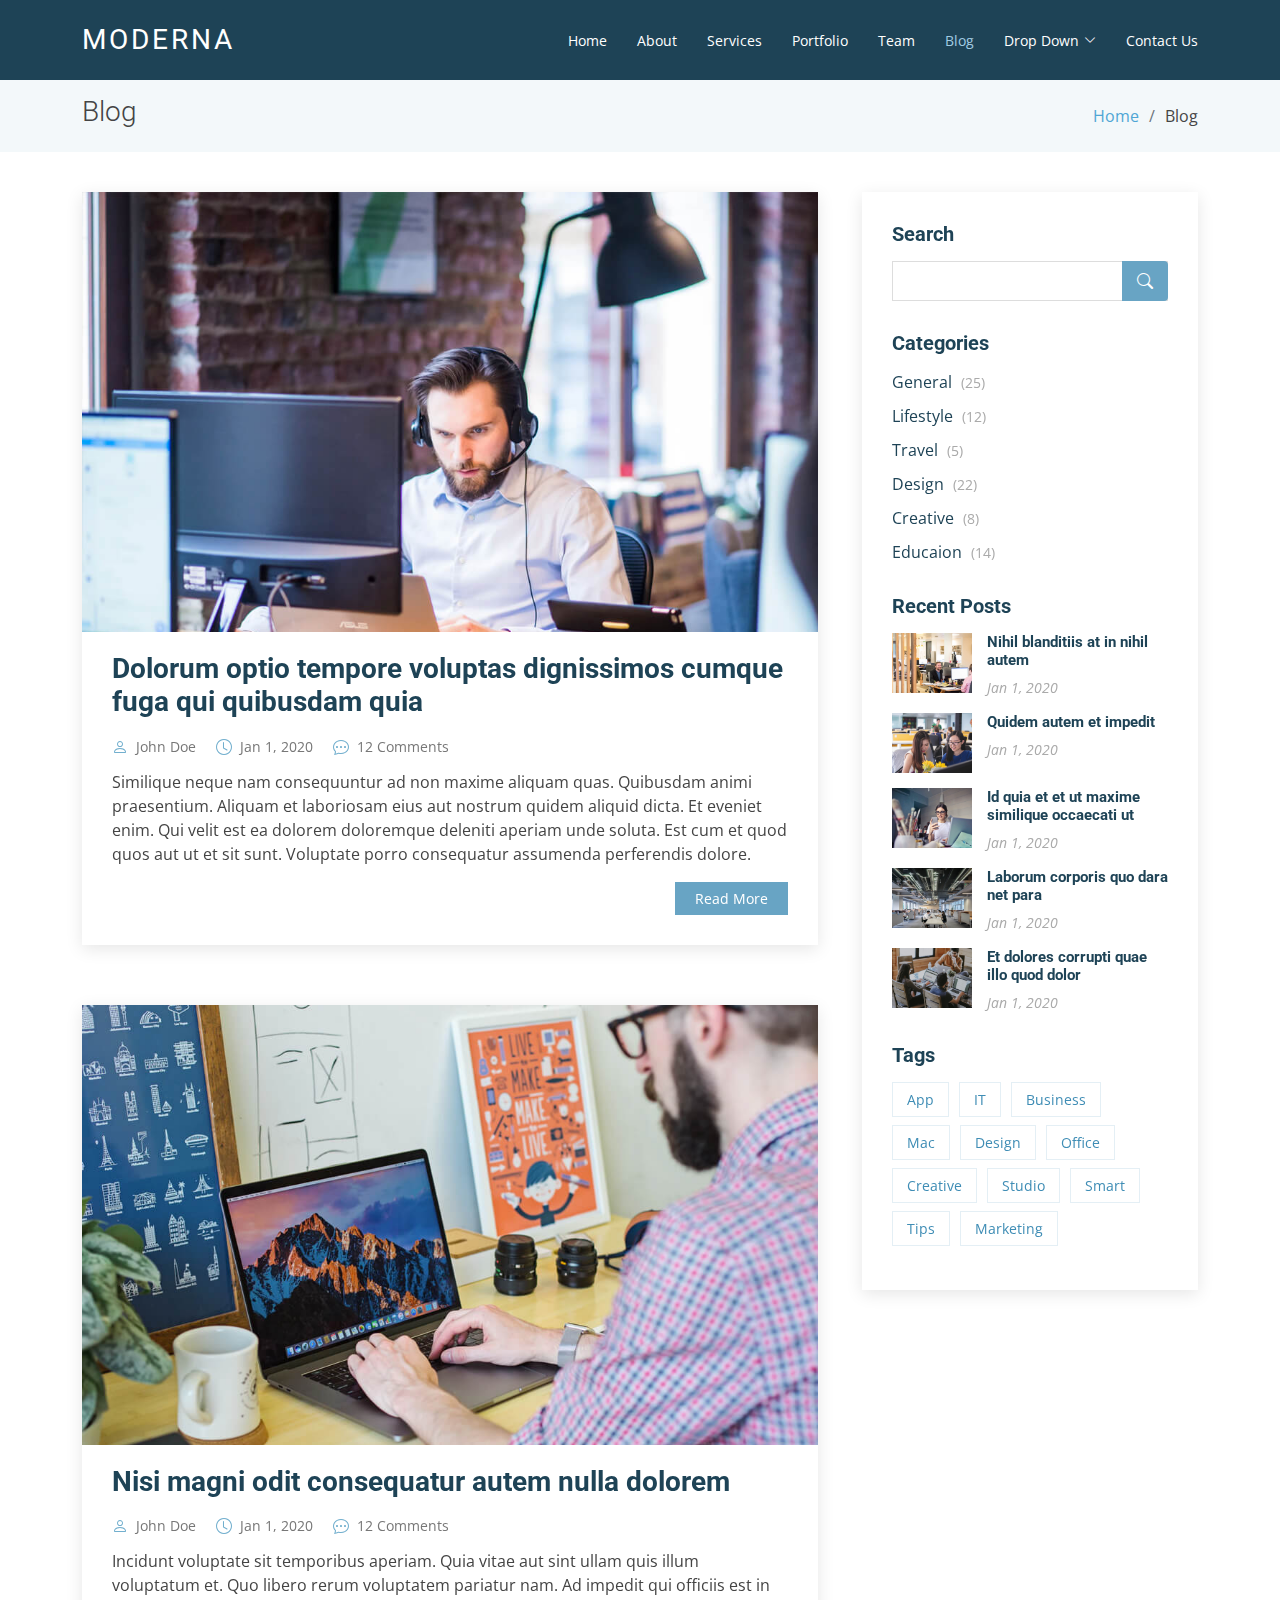
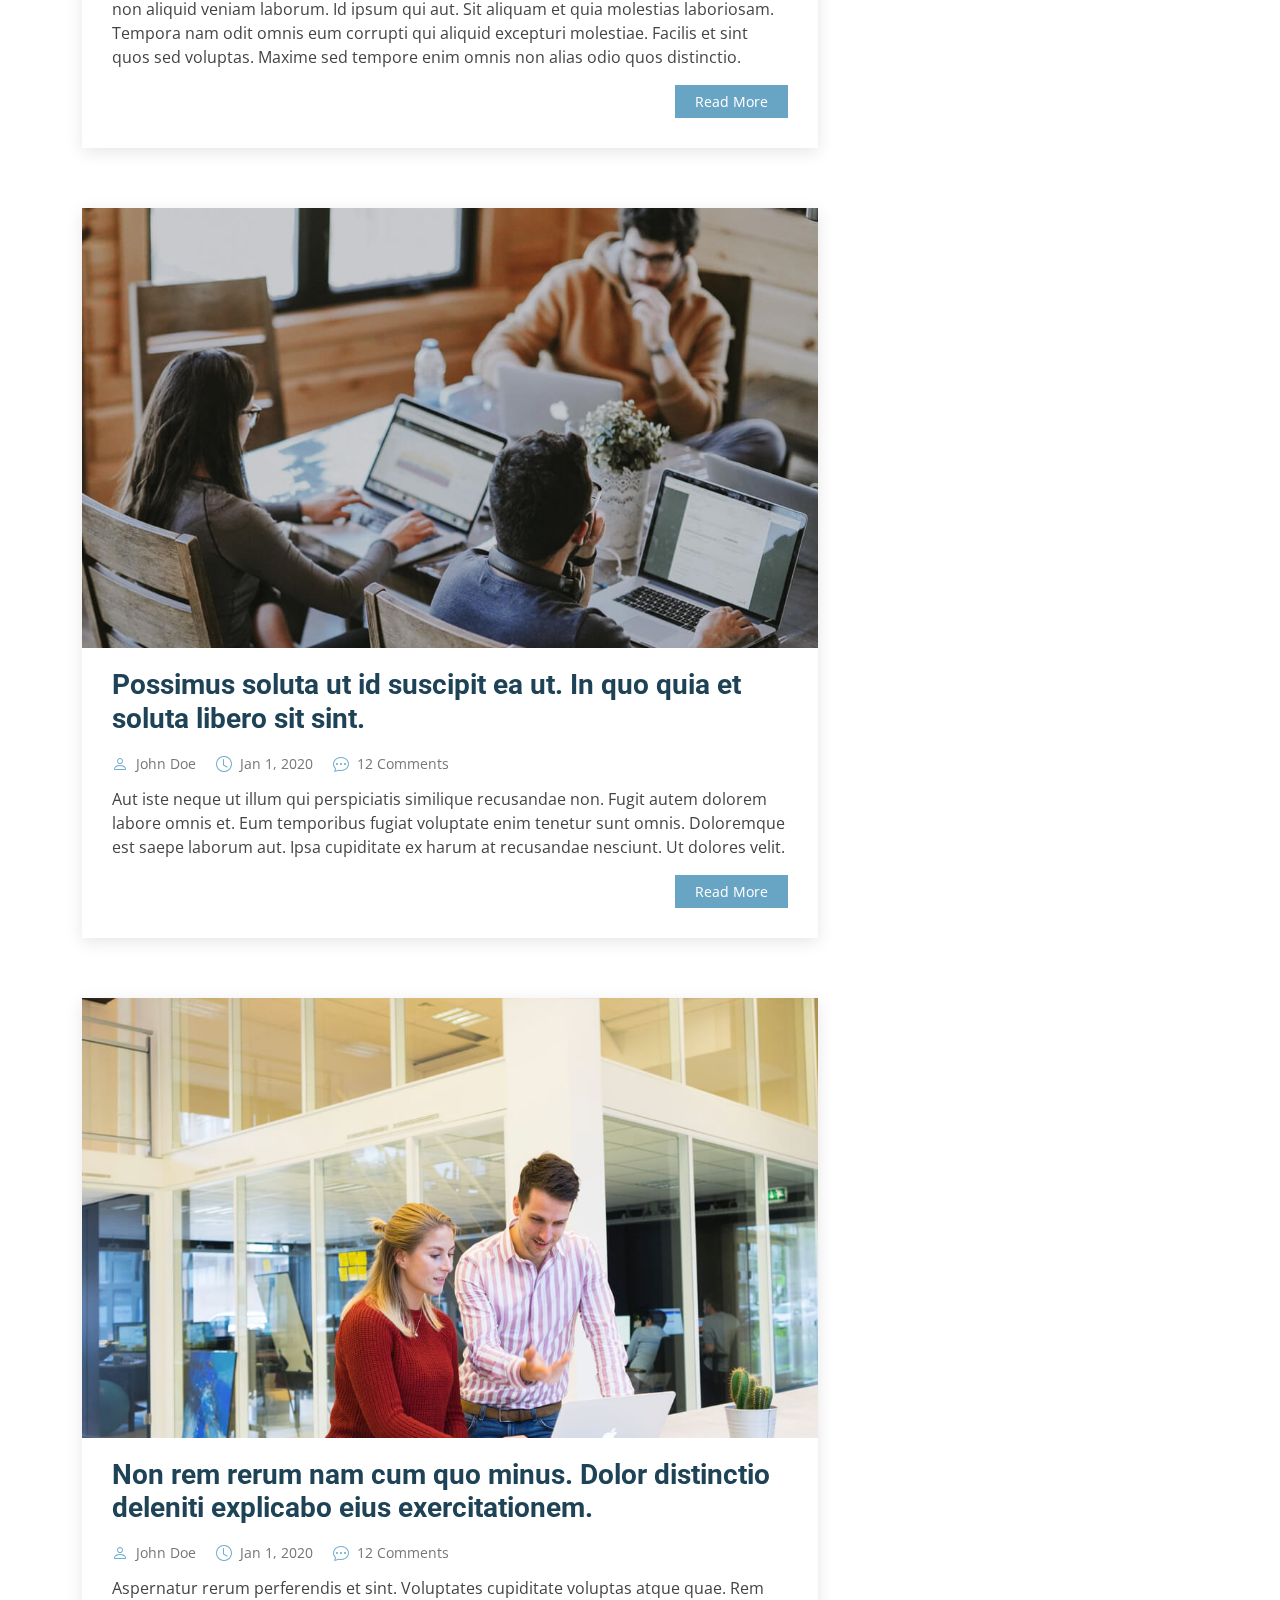
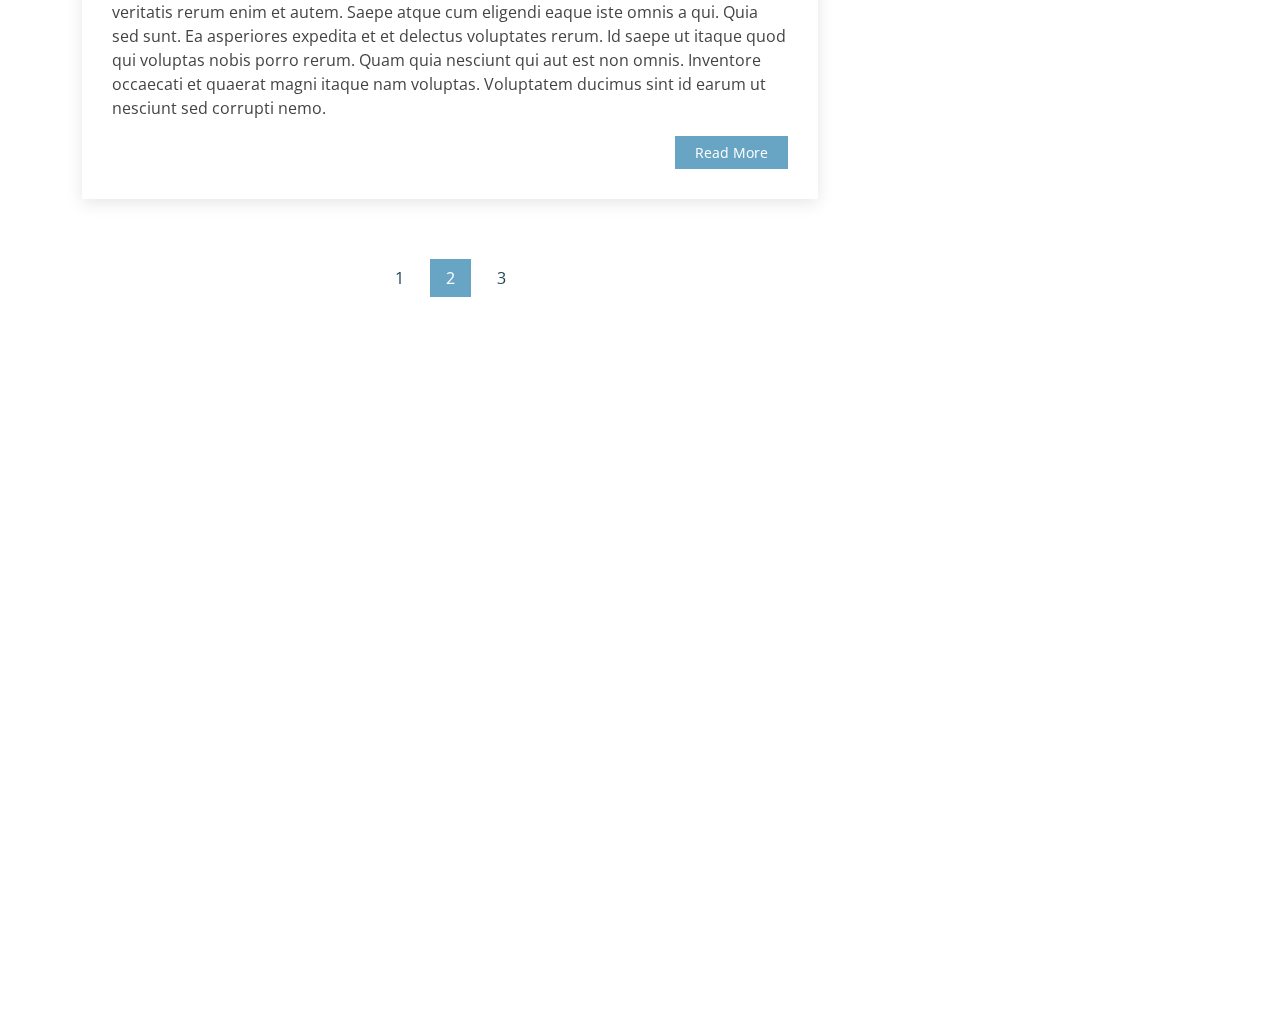
<file: web2/blog.html>
<!DOCTYPE html>
<html lang="en">

<head>
  <meta charset="utf-8">
  <meta content="width=device-width, initial-scale=1.0" name="viewport">

  <title>Blog - Moderna Bootstrap Template</title>
  <meta content="" name="description">
  <meta content="" name="keywords">

  <!-- Favicons -->
  <link href="assets/img/favicon.png" rel="icon">
  <link href="assets/img/apple-touch-icon.png" rel="apple-touch-icon">

  <!-- Google Fonts -->
  <link href="https://fonts.googleapis.com/css?family=Open+Sans:300,300i,400,400i,600,600i,700,700i|Roboto:300,300i,400,400i,500,500i,700,700i&display=swap" rel="stylesheet">

  <!-- Vendor CSS Files -->
  <link href="assets/vendor/animate.css/animate.min.css" rel="stylesheet">
  <link href="assets/vendor/aos/aos.css" rel="stylesheet">
  <link href="assets/vendor/bootstrap/css/bootstrap.min.css" rel="stylesheet">
  <link href="assets/vendor/bootstrap-icons/bootstrap-icons.css" rel="stylesheet">
  <link href="assets/vendor/boxicons/css/boxicons.min.css" rel="stylesheet">
  <link href="assets/vendor/glightbox/css/glightbox.min.css" rel="stylesheet">
  <link href="assets/vendor/swiper/swiper-bundle.min.css" rel="stylesheet">

  <!-- Template Main CSS File -->
  <link href="assets/css/style.css" rel="stylesheet">

  <!-- =======================================================
  * Template Name: Moderna
  * Updated: Mar 09 2023 with Bootstrap v5.2.3
  * Template URL: https://bootstrapmade.com/free-bootstrap-template-corporate-moderna/
  * Author: BootstrapMade.com
  * License: https://bootstrapmade.com/license/
  ======================================================== -->
</head>

<body>

  <!-- ======= Header ======= -->
  <header id="header" class="fixed-top d-flex align-items-center ">
    <div class="container d-flex justify-content-between align-items-center">

      <div class="logo">
        <h1 class="text-light"><a href="index.html"><span>Moderna</span></a></h1>
        <!-- Uncomment below if you prefer to use an image logo -->
        <!-- <a href="index.html"><img src="assets/img/logo.png" alt="" class="img-fluid"></a>-->
      </div>

      <nav id="navbar" class="navbar">
        <ul>
          <li><a class="" href="index.html">Home</a></li>
          <li><a href="about.html">About</a></li>
          <li><a href="services.html">Services</a></li>
          <li><a href="portfolio.html">Portfolio</a></li>
          <li><a href="team.html">Team</a></li>
          <li><a class="active" href="blog.html">Blog</a></li>
          <li class="dropdown"><a href="#"><span>Drop Down</span> <i class="bi bi-chevron-down"></i></a>
            <ul>
              <li><a href="#">Drop Down 1</a></li>
              <li class="dropdown"><a href="#"><span>Deep Drop Down</span> <i class="bi bi-chevron-right"></i></a>
                <ul>
                  <li><a href="#">Deep Drop Down 1</a></li>
                  <li><a href="#">Deep Drop Down 2</a></li>
                  <li><a href="#">Deep Drop Down 3</a></li>
                  <li><a href="#">Deep Drop Down 4</a></li>
                  <li><a href="#">Deep Drop Down 5</a></li>
                </ul>
              </li>
              <li><a href="#">Drop Down 2</a></li>
              <li><a href="#">Drop Down 3</a></li>
              <li><a href="#">Drop Down 4</a></li>
            </ul>
          </li>
          <li><a href="contact.html">Contact Us</a></li>
        </ul>
        <i class="bi bi-list mobile-nav-toggle"></i>
      </nav><!-- .navbar -->

    </div>
  </header><!-- End Header -->

  <main id="main">

    <!-- ======= Blog Section ======= -->
    <section class="breadcrumbs">
      <div class="container">

        <div class="d-flex justify-content-between align-items-center">
          <h2>Blog</h2>

          <ol>
            <li><a href="index.html">Home</a></li>
            <li>Blog</li>
          </ol>
        </div>

      </div>
    </section><!-- End Blog Section -->

    <!-- ======= Blog Section ======= -->
    <section id="blog" class="blog">
      <div class="container" data-aos="fade-up">

        <div class="row">

          <div class="col-lg-8 entries">

            <article class="entry">

              <div class="entry-img">
                <img src="assets/img/blog/blog-1.jpg" alt="" class="img-fluid">
              </div>

              <h2 class="entry-title">
                <a href="blog-single.html">Dolorum optio tempore voluptas dignissimos cumque fuga qui quibusdam quia</a>
              </h2>

              <div class="entry-meta">
                <ul>
                  <li class="d-flex align-items-center"><i class="bi bi-person"></i> <a href="blog-single.html">John Doe</a></li>
                  <li class="d-flex align-items-center"><i class="bi bi-clock"></i> <a href="blog-single.html"><time datetime="2020-01-01">Jan 1, 2020</time></a></li>
                  <li class="d-flex align-items-center"><i class="bi bi-chat-dots"></i> <a href="blog-single.html">12 Comments</a></li>
                </ul>
              </div>

              <div class="entry-content">
                <p>
                  Similique neque nam consequuntur ad non maxime aliquam quas. Quibusdam animi praesentium. Aliquam et laboriosam eius aut nostrum quidem aliquid dicta.
                  Et eveniet enim. Qui velit est ea dolorem doloremque deleniti aperiam unde soluta. Est cum et quod quos aut ut et sit sunt. Voluptate porro consequatur assumenda perferendis dolore.
                </p>
                <div class="read-more">
                  <a href="blog-single.html">Read More</a>
                </div>
              </div>

            </article><!-- End blog entry -->

            <article class="entry">

              <div class="entry-img">
                <img src="assets/img/blog/blog-2.jpg" alt="" class="img-fluid">
              </div>

              <h2 class="entry-title">
                <a href="blog-single.html">Nisi magni odit consequatur autem nulla dolorem</a>
              </h2>

              <div class="entry-meta">
                <ul>
                  <li class="d-flex align-items-center"><i class="bi bi-person"></i> <a href="blog-single.html">John Doe</a></li>
                  <li class="d-flex align-items-center"><i class="bi bi-clock"></i> <a href="blog-single.html"><time datetime="2020-01-01">Jan 1, 2020</time></a></li>
                  <li class="d-flex align-items-center"><i class="bi bi-chat-dots"></i> <a href="blog-single.html">12 Comments</a></li>
                </ul>
              </div>

              <div class="entry-content">
                <p>
                  Incidunt voluptate sit temporibus aperiam. Quia vitae aut sint ullam quis illum voluptatum et. Quo libero rerum voluptatem pariatur nam.
                  Ad impedit qui officiis est in non aliquid veniam laborum. Id ipsum qui aut. Sit aliquam et quia molestias laboriosam. Tempora nam odit omnis eum corrupti qui aliquid excepturi molestiae. Facilis et sint quos sed voluptas. Maxime sed tempore enim omnis non alias odio quos distinctio.
                </p>
                <div class="read-more">
                  <a href="blog-single.html">Read More</a>
                </div>
              </div>

            </article><!-- End blog entry -->

            <article class="entry">

              <div class="entry-img">
                <img src="assets/img/blog/blog-3.jpg" alt="" class="img-fluid">
              </div>

              <h2 class="entry-title">
                <a href="blog-single.html">Possimus soluta ut id suscipit ea ut. In quo quia et soluta libero sit sint.</a>
              </h2>

              <div class="entry-meta">
                <ul>
                  <li class="d-flex align-items-center"><i class="bi bi-person"></i> <a href="blog-single.html">John Doe</a></li>
                  <li class="d-flex align-items-center"><i class="bi bi-clock"></i> <a href="blog-single.html"><time datetime="2020-01-01">Jan 1, 2020</time></a></li>
                  <li class="d-flex align-items-center"><i class="bi bi-chat-dots"></i> <a href="blog-single.html">12 Comments</a></li>
                </ul>
              </div>

              <div class="entry-content">
                <p>
                  Aut iste neque ut illum qui perspiciatis similique recusandae non. Fugit autem dolorem labore omnis et. Eum temporibus fugiat voluptate enim tenetur sunt omnis.
                  Doloremque est saepe laborum aut. Ipsa cupiditate ex harum at recusandae nesciunt. Ut dolores velit.
                </p>
                <div class="read-more">
                  <a href="blog-single.html">Read More</a>
                </div>
              </div>

            </article><!-- End blog entry -->

            <article class="entry">

              <div class="entry-img">
                <img src="assets/img/blog/blog-4.jpg" alt="" class="img-fluid">
              </div>

              <h2 class="entry-title">
                <a href="blog-single.html">Non rem rerum nam cum quo minus. Dolor distinctio deleniti explicabo eius exercitationem.</a>
              </h2>

              <div class="entry-meta">
                <ul>
                  <li class="d-flex align-items-center"><i class="bi bi-person"></i> <a href="blog-single.html">John Doe</a></li>
                  <li class="d-flex align-items-center"><i class="bi bi-clock"></i> <a href="blog-single.html"><time datetime="2020-01-01">Jan 1, 2020</time></a></li>
                  <li class="d-flex align-items-center"><i class="bi bi-chat-dots"></i> <a href="blog-single.html">12 Comments</a></li>
                </ul>
              </div>

              <div class="entry-content">
                <p>
                  Aspernatur rerum perferendis et sint. Voluptates cupiditate voluptas atque quae. Rem veritatis rerum enim et autem. Saepe atque cum eligendi eaque iste omnis a qui.
                  Quia sed sunt. Ea asperiores expedita et et delectus voluptates rerum. Id saepe ut itaque quod qui voluptas nobis porro rerum. Quam quia nesciunt qui aut est non omnis. Inventore occaecati et quaerat magni itaque nam voluptas. Voluptatem ducimus sint id earum ut nesciunt sed corrupti nemo.
                </p>
                <div class="read-more">
                  <a href="blog-single.html">Read More</a>
                </div>
              </div>

            </article><!-- End blog entry -->

            <div class="blog-pagination">
              <ul class="justify-content-center">
                <li><a href="#">1</a></li>
                <li class="active"><a href="#">2</a></li>
                <li><a href="#">3</a></li>
              </ul>
            </div>

          </div><!-- End blog entries list -->

          <div class="col-lg-4">

            <div class="sidebar">

              <h3 class="sidebar-title">Search</h3>
              <div class="sidebar-item search-form">
                <form action="">
                  <input type="text">
                  <button type="submit"><i class="bi bi-search"></i></button>
                </form>
              </div><!-- End sidebar search formn-->

              <h3 class="sidebar-title">Categories</h3>
              <div class="sidebar-item categories">
                <ul>
                  <li><a href="#">General <span>(25)</span></a></li>
                  <li><a href="#">Lifestyle <span>(12)</span></a></li>
                  <li><a href="#">Travel <span>(5)</span></a></li>
                  <li><a href="#">Design <span>(22)</span></a></li>
                  <li><a href="#">Creative <span>(8)</span></a></li>
                  <li><a href="#">Educaion <span>(14)</span></a></li>
                </ul>
              </div><!-- End sidebar categories-->

              <h3 class="sidebar-title">Recent Posts</h3>
              <div class="sidebar-item recent-posts">
                <div class="post-item clearfix">
                  <img src="assets/img/blog/blog-recent-1.jpg" alt="">
                  <h4><a href="blog-single.html">Nihil blanditiis at in nihil autem</a></h4>
                  <time datetime="2020-01-01">Jan 1, 2020</time>
                </div>

                <div class="post-item clearfix">
                  <img src="assets/img/blog/blog-recent-2.jpg" alt="">
                  <h4><a href="blog-single.html">Quidem autem et impedit</a></h4>
                  <time datetime="2020-01-01">Jan 1, 2020</time>
                </div>

                <div class="post-item clearfix">
                  <img src="assets/img/blog/blog-recent-3.jpg" alt="">
                  <h4><a href="blog-single.html">Id quia et et ut maxime similique occaecati ut</a></h4>
                  <time datetime="2020-01-01">Jan 1, 2020</time>
                </div>

                <div class="post-item clearfix">
                  <img src="assets/img/blog/blog-recent-4.jpg" alt="">
                  <h4><a href="blog-single.html">Laborum corporis quo dara net para</a></h4>
                  <time datetime="2020-01-01">Jan 1, 2020</time>
                </div>

                <div class="post-item clearfix">
                  <img src="assets/img/blog/blog-recent-5.jpg" alt="">
                  <h4><a href="blog-single.html">Et dolores corrupti quae illo quod dolor</a></h4>
                  <time datetime="2020-01-01">Jan 1, 2020</time>
                </div>

              </div><!-- End sidebar recent posts-->

              <h3 class="sidebar-title">Tags</h3>
              <div class="sidebar-item tags">
                <ul>
                  <li><a href="#">App</a></li>
                  <li><a href="#">IT</a></li>
                  <li><a href="#">Business</a></li>
                  <li><a href="#">Mac</a></li>
                  <li><a href="#">Design</a></li>
                  <li><a href="#">Office</a></li>
                  <li><a href="#">Creative</a></li>
                  <li><a href="#">Studio</a></li>
                  <li><a href="#">Smart</a></li>
                  <li><a href="#">Tips</a></li>
                  <li><a href="#">Marketing</a></li>
                </ul>
              </div><!-- End sidebar tags-->

            </div><!-- End sidebar -->

          </div><!-- End blog sidebar -->

        </div>

      </div>
    </section><!-- End Blog Section -->

  </main><!-- End #main -->

  <!-- ======= Footer ======= -->
  <footer id="footer" data-aos="fade-up" data-aos-easing="ease-in-out" data-aos-duration="500">

    <div class="footer-newsletter">
      <div class="container">
        <div class="row">
          <div class="col-lg-6">
            <h4>Our Newsletter</h4>
            <p>Tamen quem nulla quae legam multos aute sint culpa legam noster magna</p>
          </div>
          <div class="col-lg-6">
            <form action="" method="post">
              <input type="email" name="email"><input type="submit" value="Subscribe">
            </form>
          </div>
        </div>
      </div>
    </div>

    <div class="footer-top">
      <div class="container">
        <div class="row">

          <div class="col-lg-3 col-md-6 footer-links">
            <h4>Useful Links</h4>
            <ul>
              <li><i class="bx bx-chevron-right"></i> <a href="#">Home</a></li>
              <li><i class="bx bx-chevron-right"></i> <a href="#">About us</a></li>
              <li><i class="bx bx-chevron-right"></i> <a href="#">Services</a></li>
              <li><i class="bx bx-chevron-right"></i> <a href="#">Terms of service</a></li>
              <li><i class="bx bx-chevron-right"></i> <a href="#">Privacy policy</a></li>
            </ul>
          </div>

          <div class="col-lg-3 col-md-6 footer-links">
            <h4>Our Services</h4>
            <ul>
              <li><i class="bx bx-chevron-right"></i> <a href="#">Web Design</a></li>
              <li><i class="bx bx-chevron-right"></i> <a href="#">Web Development</a></li>
              <li><i class="bx bx-chevron-right"></i> <a href="#">Product Management</a></li>
              <li><i class="bx bx-chevron-right"></i> <a href="#">Marketing</a></li>
              <li><i class="bx bx-chevron-right"></i> <a href="#">Graphic Design</a></li>
            </ul>
          </div>

          <div class="col-lg-3 col-md-6 footer-contact">
            <h4>Contact Us</h4>
            <p>
              A108 Adam Street <br>
              New York, NY 535022<br>
              United States <br><br>
              <strong>Phone:</strong> +1 5589 55488 55<br>
              <strong>Email:</strong> info@example.com<br>
            </p>

          </div>

          <div class="col-lg-3 col-md-6 footer-info">
            <h3>About Moderna</h3>
            <p>Cras fermentum odio eu feugiat lide par naso tierra. Justo eget nada terra videa magna derita valies darta donna mare fermentum iaculis eu non diam phasellus.</p>
            <div class="social-links mt-3">
              <a href="#" class="twitter"><i class="bx bxl-twitter"></i></a>
              <a href="#" class="facebook"><i class="bx bxl-facebook"></i></a>
              <a href="#" class="instagram"><i class="bx bxl-instagram"></i></a>
              <a href="#" class="linkedin"><i class="bx bxl-linkedin"></i></a>
            </div>
          </div>

        </div>
      </div>
    </div>

    <div class="container">
      <div class="copyright">
        &copy; Copyright. All Rights Reserved
      </div>
      <div class="credits">
        <!-- All the links in the footer should remain intact. -->
        <!-- You can delete the links only if you purchased the pro version. -->
        <!-- Licensing information: https://bootstrapmade.com/license/ -->
        <!-- Purchase the pro version with working PHP/AJAX contact form: https://bootstrapmade.com/free-bootstrap-template-corporate-moderna/ -->
      </div>
    </div>
  </footer><!-- End Footer -->

  <a href="#" class="back-to-top d-flex align-items-center justify-content-center"><i class="bi bi-arrow-up-short"></i></a>

  <!-- Vendor JS Files -->
  <script src="assets/vendor/purecounter/purecounter_vanilla.js"></script>
  <script src="assets/vendor/aos/aos.js"></script>
  <script src="assets/vendor/bootstrap/js/bootstrap.bundle.min.js"></script>
  <script src="assets/vendor/glightbox/js/glightbox.min.js"></script>
  <script src="assets/vendor/isotope-layout/isotope.pkgd.min.js"></script>
  <script src="assets/vendor/swiper/swiper-bundle.min.js"></script>
  <script src="assets/vendor/waypoints/noframework.waypoints.js"></script>
  <script src="assets/vendor/php-email-form/validate.js"></script>

  <!-- Template Main JS File -->
  <script src="assets/js/main.js"></script>

</body>

</html>
</file>
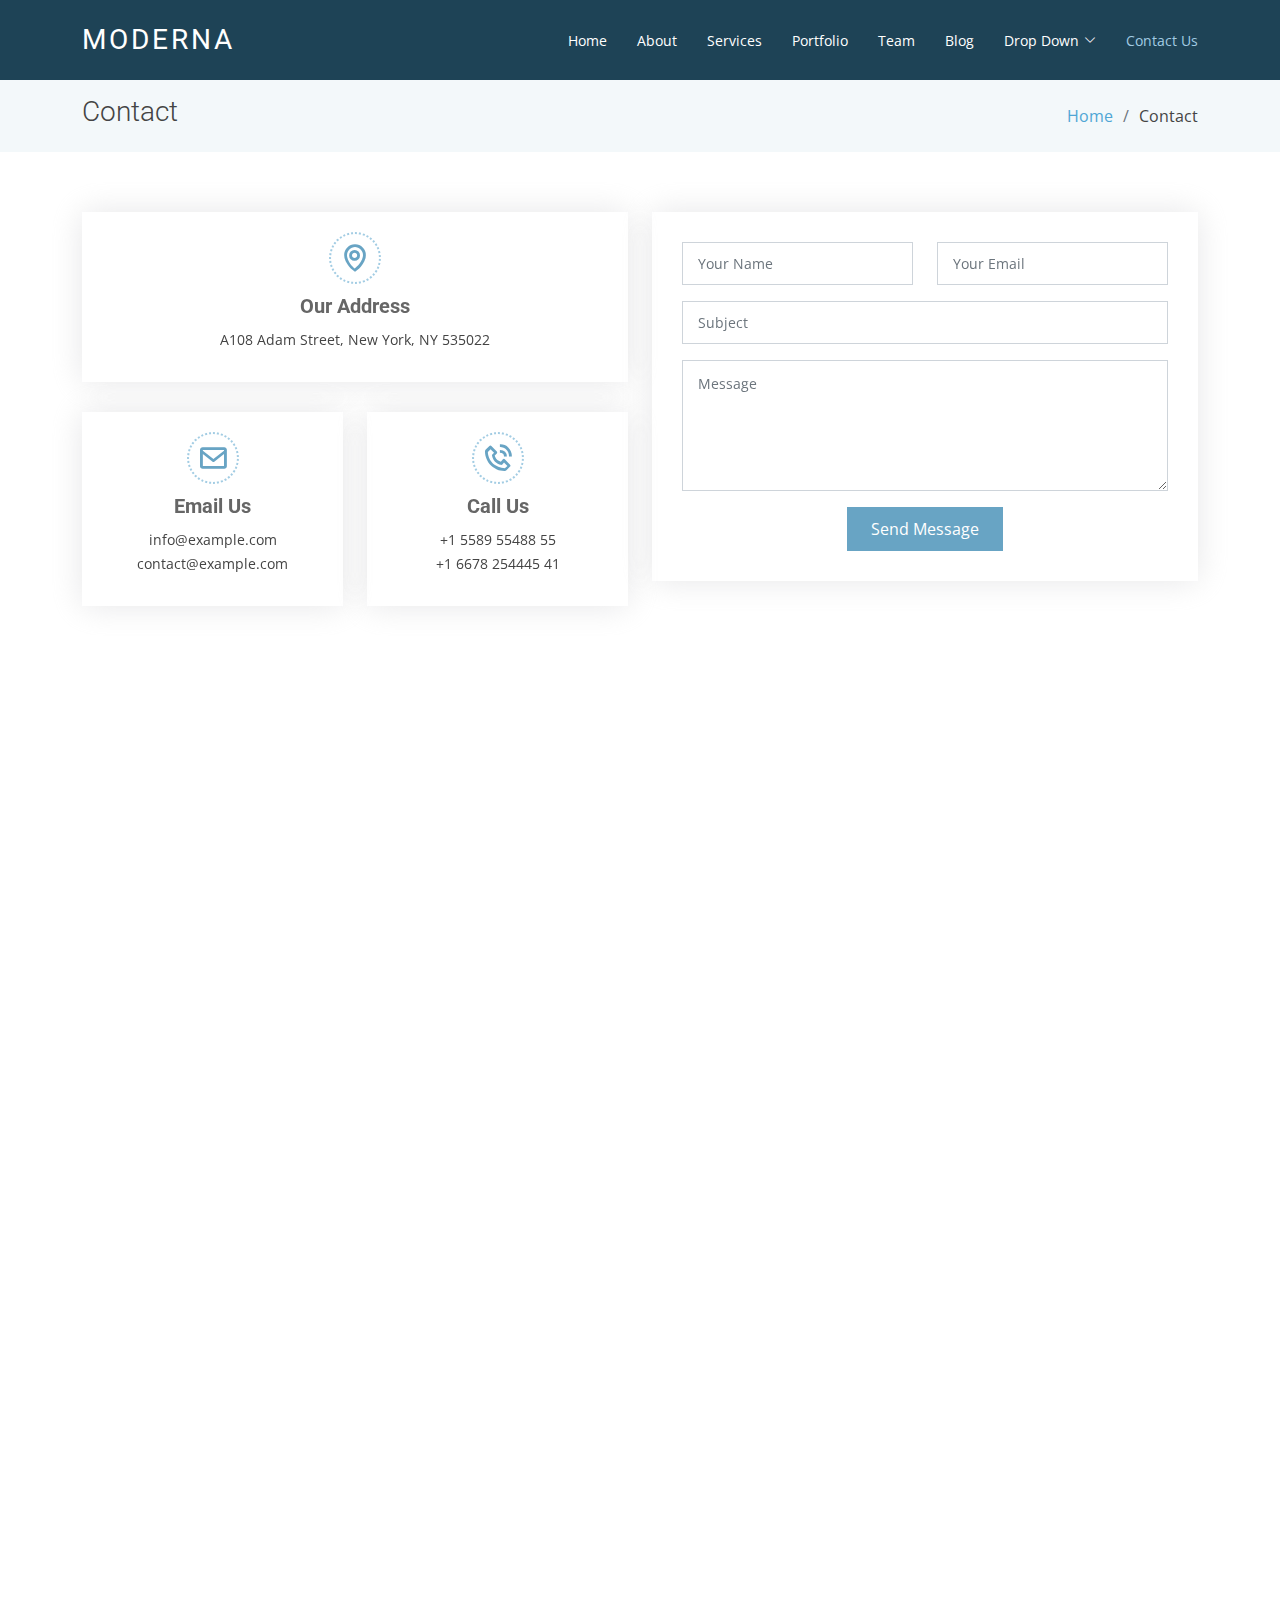
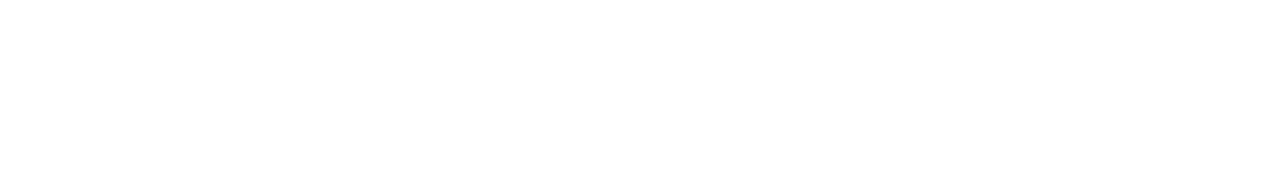
<file: web2/contact.html>
<!DOCTYPE html>
<html lang="en">

<head>
  <meta charset="utf-8">
  <meta content="width=device-width, initial-scale=1.0" name="viewport">

  <title>Contact - Moderna Bootstrap Template</title>
  <meta content="" name="description">
  <meta content="" name="keywords">

  <!-- Favicons -->
  <link href="assets/img/favicon.png" rel="icon">
  <link href="assets/img/apple-touch-icon.png" rel="apple-touch-icon">

  <!-- Google Fonts -->
  <link href="https://fonts.googleapis.com/css?family=Open+Sans:300,300i,400,400i,600,600i,700,700i|Roboto:300,300i,400,400i,500,500i,700,700i&display=swap" rel="stylesheet">

  <!-- Vendor CSS Files -->
  <link href="assets/vendor/animate.css/animate.min.css" rel="stylesheet">
  <link href="assets/vendor/aos/aos.css" rel="stylesheet">
  <link href="assets/vendor/bootstrap/css/bootstrap.min.css" rel="stylesheet">
  <link href="assets/vendor/bootstrap-icons/bootstrap-icons.css" rel="stylesheet">
  <link href="assets/vendor/boxicons/css/boxicons.min.css" rel="stylesheet">
  <link href="assets/vendor/glightbox/css/glightbox.min.css" rel="stylesheet">
  <link href="assets/vendor/swiper/swiper-bundle.min.css" rel="stylesheet">

  <!-- Template Main CSS File -->
  <link href="assets/css/style.css" rel="stylesheet">

  <!-- =======================================================
  * Template Name: Moderna
  * Updated: Mar 09 2023 with Bootstrap v5.2.3
  * Template URL: https://bootstrapmade.com/free-bootstrap-template-corporate-moderna/
  * Author: BootstrapMade.com
  * License: https://bootstrapmade.com/license/
  ======================================================== -->
</head>

<body>

  <!-- ======= Header ======= -->
  <header id="header" class="fixed-top d-flex align-items-center ">
    <div class="container d-flex justify-content-between align-items-center">

      <div class="logo">
        <h1 class="text-light"><a href="index.html"><span>Moderna</span></a></h1>
        <!-- Uncomment below if you prefer to use an image logo -->
        <!-- <a href="index.html"><img src="assets/img/logo.png" alt="" class="img-fluid"></a>-->
      </div>

      <nav id="navbar" class="navbar">
        <ul>
          <li><a class="" href="index.html">Home</a></li>
          <li><a href="about.html">About</a></li>
          <li><a href="services.html">Services</a></li>
          <li><a href="portfolio.html">Portfolio</a></li>
          <li><a href="team.html">Team</a></li>
          <li><a href="blog.html">Blog</a></li>
          <li class="dropdown"><a href="#"><span>Drop Down</span> <i class="bi bi-chevron-down"></i></a>
            <ul>
              <li><a href="#">Drop Down 1</a></li>
              <li class="dropdown"><a href="#"><span>Deep Drop Down</span> <i class="bi bi-chevron-right"></i></a>
                <ul>
                  <li><a href="#">Deep Drop Down 1</a></li>
                  <li><a href="#">Deep Drop Down 2</a></li>
                  <li><a href="#">Deep Drop Down 3</a></li>
                  <li><a href="#">Deep Drop Down 4</a></li>
                  <li><a href="#">Deep Drop Down 5</a></li>
                </ul>
              </li>
              <li><a href="#">Drop Down 2</a></li>
              <li><a href="#">Drop Down 3</a></li>
              <li><a href="#">Drop Down 4</a></li>
            </ul>
          </li>
          <li><a class="active" href="contact.html">Contact Us</a></li>
        </ul>
        <i class="bi bi-list mobile-nav-toggle"></i>
      </nav><!-- .navbar -->

    </div>
  </header><!-- End Header -->

  <main id="main">

    <!-- ======= Contact Section ======= -->
    <section class="breadcrumbs">
      <div class="container">

        <div class="d-flex justify-content-between align-items-center">
          <h2>Contact</h2>
          <ol>
            <li><a href="index.html">Home</a></li>
            <li>Contact</li>
          </ol>
        </div>

      </div>
    </section><!-- End Contact Section -->

    <!-- ======= Contact Section ======= -->
    <section class="contact" data-aos="fade-up" data-aos-easing="ease-in-out" data-aos-duration="500">
      <div class="container">

        <div class="row">

          <div class="col-lg-6">

            <div class="row">
              <div class="col-md-12">
                <div class="info-box">
                  <i class="bx bx-map"></i>
                  <h3>Our Address</h3>
                  <p>A108 Adam Street, New York, NY 535022</p>
                </div>
              </div>
              <div class="col-md-6">
                <div class="info-box">
                  <i class="bx bx-envelope"></i>
                  <h3>Email Us</h3>
                  <p>info@example.com<br>contact@example.com</p>
                </div>
              </div>
              <div class="col-md-6">
                <div class="info-box">
                  <i class="bx bx-phone-call"></i>
                  <h3>Call Us</h3>
                  <p>+1 5589 55488 55<br>+1 6678 254445 41</p>
                </div>
              </div>
            </div>

          </div>

          <div class="col-lg-6">
            <form action="forms/contact.php" method="post" role="form" class="php-email-form">
              <div class="row">
                <div class="col-md-6 form-group">
                  <input type="text" name="name" class="form-control" id="name" placeholder="Your Name" required>
                </div>
                <div class="col-md-6 form-group mt-3 mt-md-0">
                  <input type="email" class="form-control" name="email" id="email" placeholder="Your Email" required>
                </div>
              </div>
              <div class="form-group mt-3">
                <input type="text" class="form-control" name="subject" id="subject" placeholder="Subject" required>
              </div>
              <div class="form-group mt-3">
                <textarea class="form-control" name="message" rows="5" placeholder="Message" required></textarea>
              </div>
              <div class="my-3">
                <div class="loading">Loading</div>
                <div class="error-message"></div>
                <div class="sent-message">Your message has been sent. Thank you!</div>
              </div>
              <div class="text-center"><button type="submit">Send Message</button></div>
            </form>
          </div>

        </div>

      </div>
    </section><!-- End Contact Section -->

    <!-- ======= Map Section ======= -->
    <section class="map mt-2">
      <div class="container-fluid p-0">
        <iframe src="https://www.google.com/maps/embed?pb=!1m18!1m12!1m3!1d3024.2219901290355!2d-74.00369368400567!3d40.71312937933185!2m3!1f0!2f0!3f0!3m2!1i1024!2i768!4f13.1!3m3!1m2!1s0x89c25a23e28c1191%3A0x49f75d3281df052a!2s150%20Park%20Row%2C%20New%20York%2C%20NY%2010007%2C%20USA!5e0!3m2!1sen!2sbg!4v1579767901424!5m2!1sen!2sbg" frameborder="0" style="border:0;" allowfullscreen=""></iframe>
      </div>
    </section><!-- End Map Section -->

  </main><!-- End #main -->

  <!-- ======= Footer ======= -->
  <footer id="footer" data-aos="fade-up" data-aos-easing="ease-in-out" data-aos-duration="500">

    <div class="footer-newsletter">
      <div class="container">
        <div class="row">
          <div class="col-lg-6">
            <h4>Our Newsletter</h4>
            <p>Tamen quem nulla quae legam multos aute sint culpa legam noster magna</p>
          </div>
          <div class="col-lg-6">
            <form action="" method="post">
              <input type="email" name="email"><input type="submit" value="Subscribe">
            </form>
          </div>
        </div>
      </div>
    </div>

    <div class="footer-top">
      <div class="container">
        <div class="row">

          <div class="col-lg-3 col-md-6 footer-links">
            <h4>Useful Links</h4>
            <ul>
              <li><i class="bx bx-chevron-right"></i> <a href="#">Home</a></li>
              <li><i class="bx bx-chevron-right"></i> <a href="#">About us</a></li>
              <li><i class="bx bx-chevron-right"></i> <a href="#">Services</a></li>
              <li><i class="bx bx-chevron-right"></i> <a href="#">Terms of service</a></li>
              <li><i class="bx bx-chevron-right"></i> <a href="#">Privacy policy</a></li>
            </ul>
          </div>

          <div class="col-lg-3 col-md-6 footer-links">
            <h4>Our Services</h4>
            <ul>
              <li><i class="bx bx-chevron-right"></i> <a href="#">Web Design</a></li>
              <li><i class="bx bx-chevron-right"></i> <a href="#">Web Development</a></li>
              <li><i class="bx bx-chevron-right"></i> <a href="#">Product Management</a></li>
              <li><i class="bx bx-chevron-right"></i> <a href="#">Marketing</a></li>
              <li><i class="bx bx-chevron-right"></i> <a href="#">Graphic Design</a></li>
            </ul>
          </div>

          <div class="col-lg-3 col-md-6 footer-contact">
            <h4>Contact Us</h4>
            <p>
              A108 Adam Street <br>
              New York, NY 535022<br>
              United States <br><br>
              <strong>Phone:</strong> +1 5589 55488 55<br>
              <strong>Email:</strong> info@example.com<br>
            </p>

          </div>

          <div class="col-lg-3 col-md-6 footer-info">
            <h3>About Moderna</h3>
            <p>Cras fermentum odio eu feugiat lide par naso tierra. Justo eget nada terra videa magna derita valies darta donna mare fermentum iaculis eu non diam phasellus.</p>
            <div class="social-links mt-3">
              <a href="#" class="twitter"><i class="bx bxl-twitter"></i></a>
              <a href="#" class="facebook"><i class="bx bxl-facebook"></i></a>
              <a href="#" class="instagram"><i class="bx bxl-instagram"></i></a>
              <a href="#" class="linkedin"><i class="bx bxl-linkedin"></i></a>
            </div>
          </div>

        </div>
      </div>
    </div>

    <div class="container">
      <div class="copyright">
        &copy; Copyright. All Rights Reserved
      </div>
      <div class="credits">
        <!-- All the links in the footer should remain intact. -->
        <!-- You can delete the links only if you purchased the pro version. -->
        <!-- Licensing information: https://bootstrapmade.com/license/ -->
        <!-- Purchase the pro version with working PHP/AJAX contact form: https://bootstrapmade.com/free-bootstrap-template-corporate-moderna/ -->
      </div>
    </div>
  </footer><!-- End Footer -->

  <a href="#" class="back-to-top d-flex align-items-center justify-content-center"><i class="bi bi-arrow-up-short"></i></a>

  <!-- Vendor JS Files -->
  <script src="assets/vendor/purecounter/purecounter_vanilla.js"></script>
  <script src="assets/vendor/aos/aos.js"></script>
  <script src="assets/vendor/bootstrap/js/bootstrap.bundle.min.js"></script>
  <script src="assets/vendor/glightbox/js/glightbox.min.js"></script>
  <script src="assets/vendor/isotope-layout/isotope.pkgd.min.js"></script>
  <script src="assets/vendor/swiper/swiper-bundle.min.js"></script>
  <script src="assets/vendor/waypoints/noframework.waypoints.js"></script>
  <script src="assets/vendor/php-email-form/validate.js"></script>

  <!-- Template Main JS File -->
  <script src="assets/js/main.js"></script>

</body>

</html>
</file>
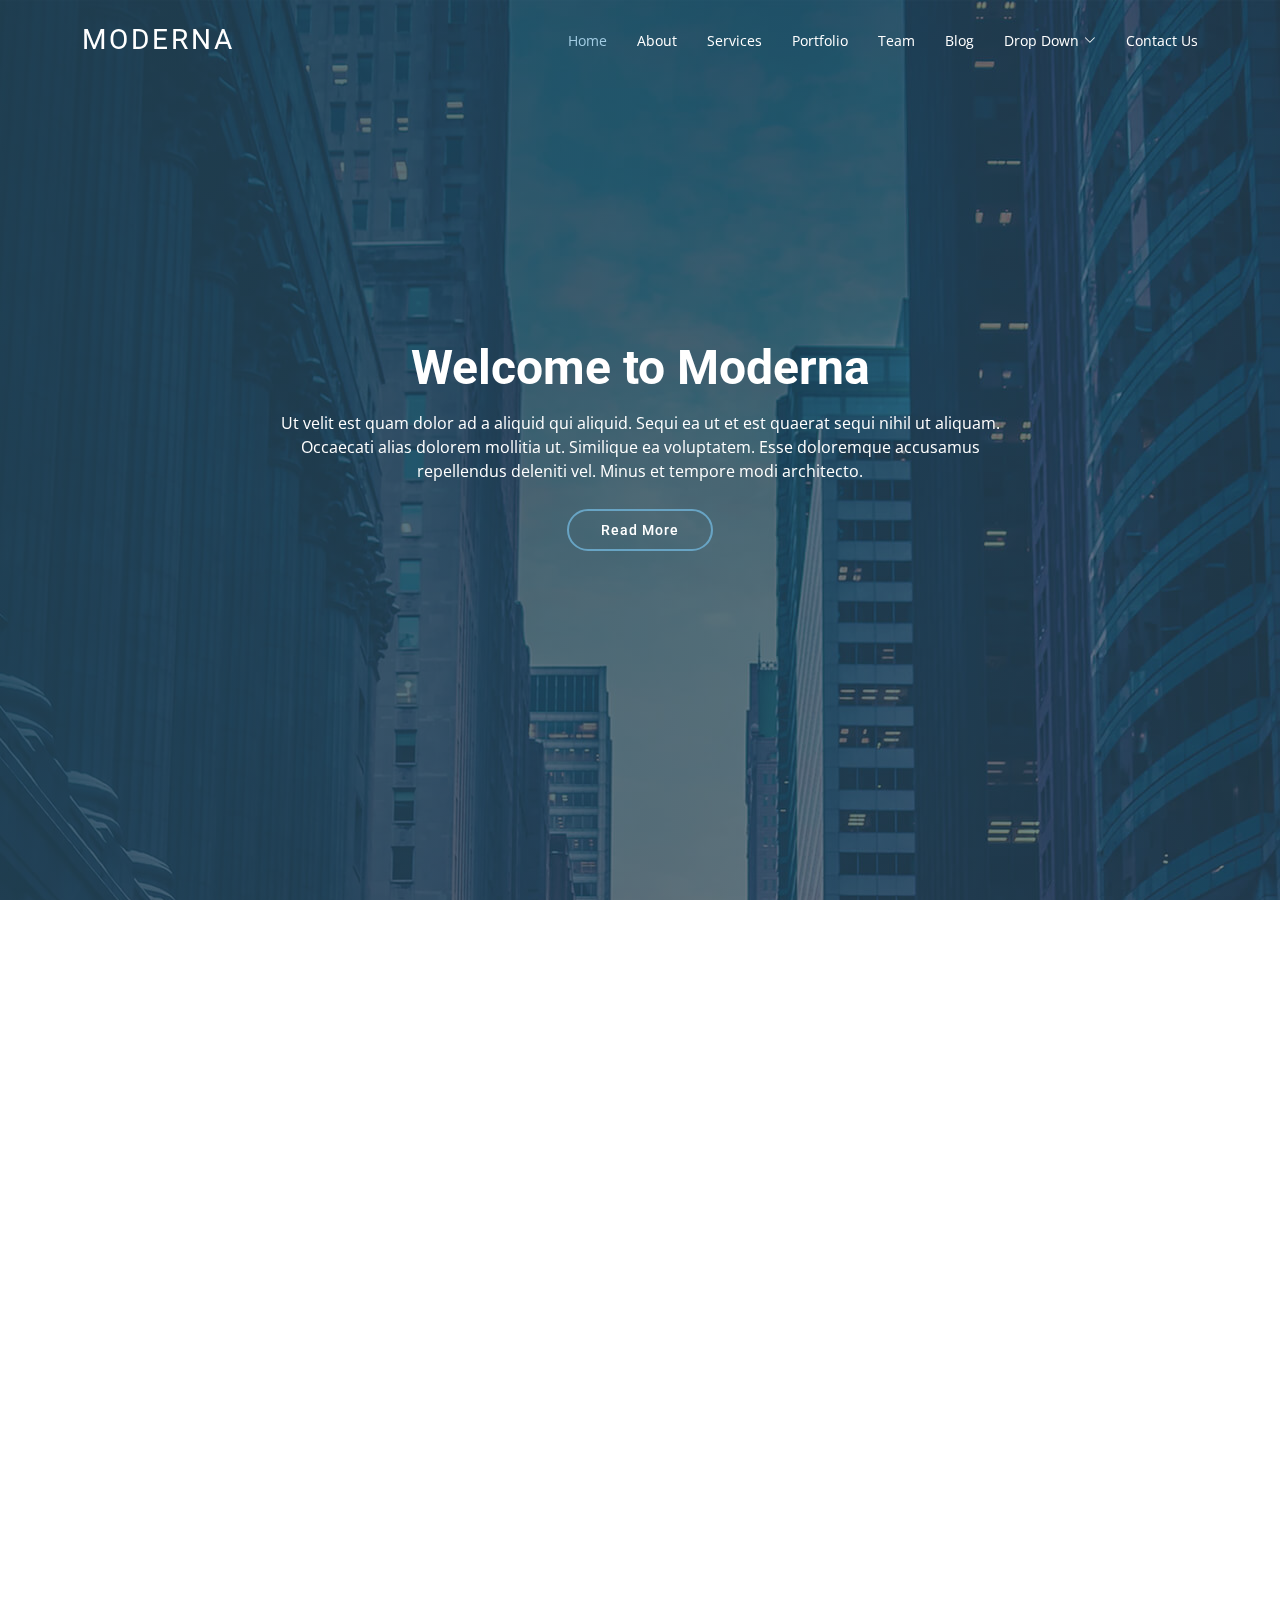
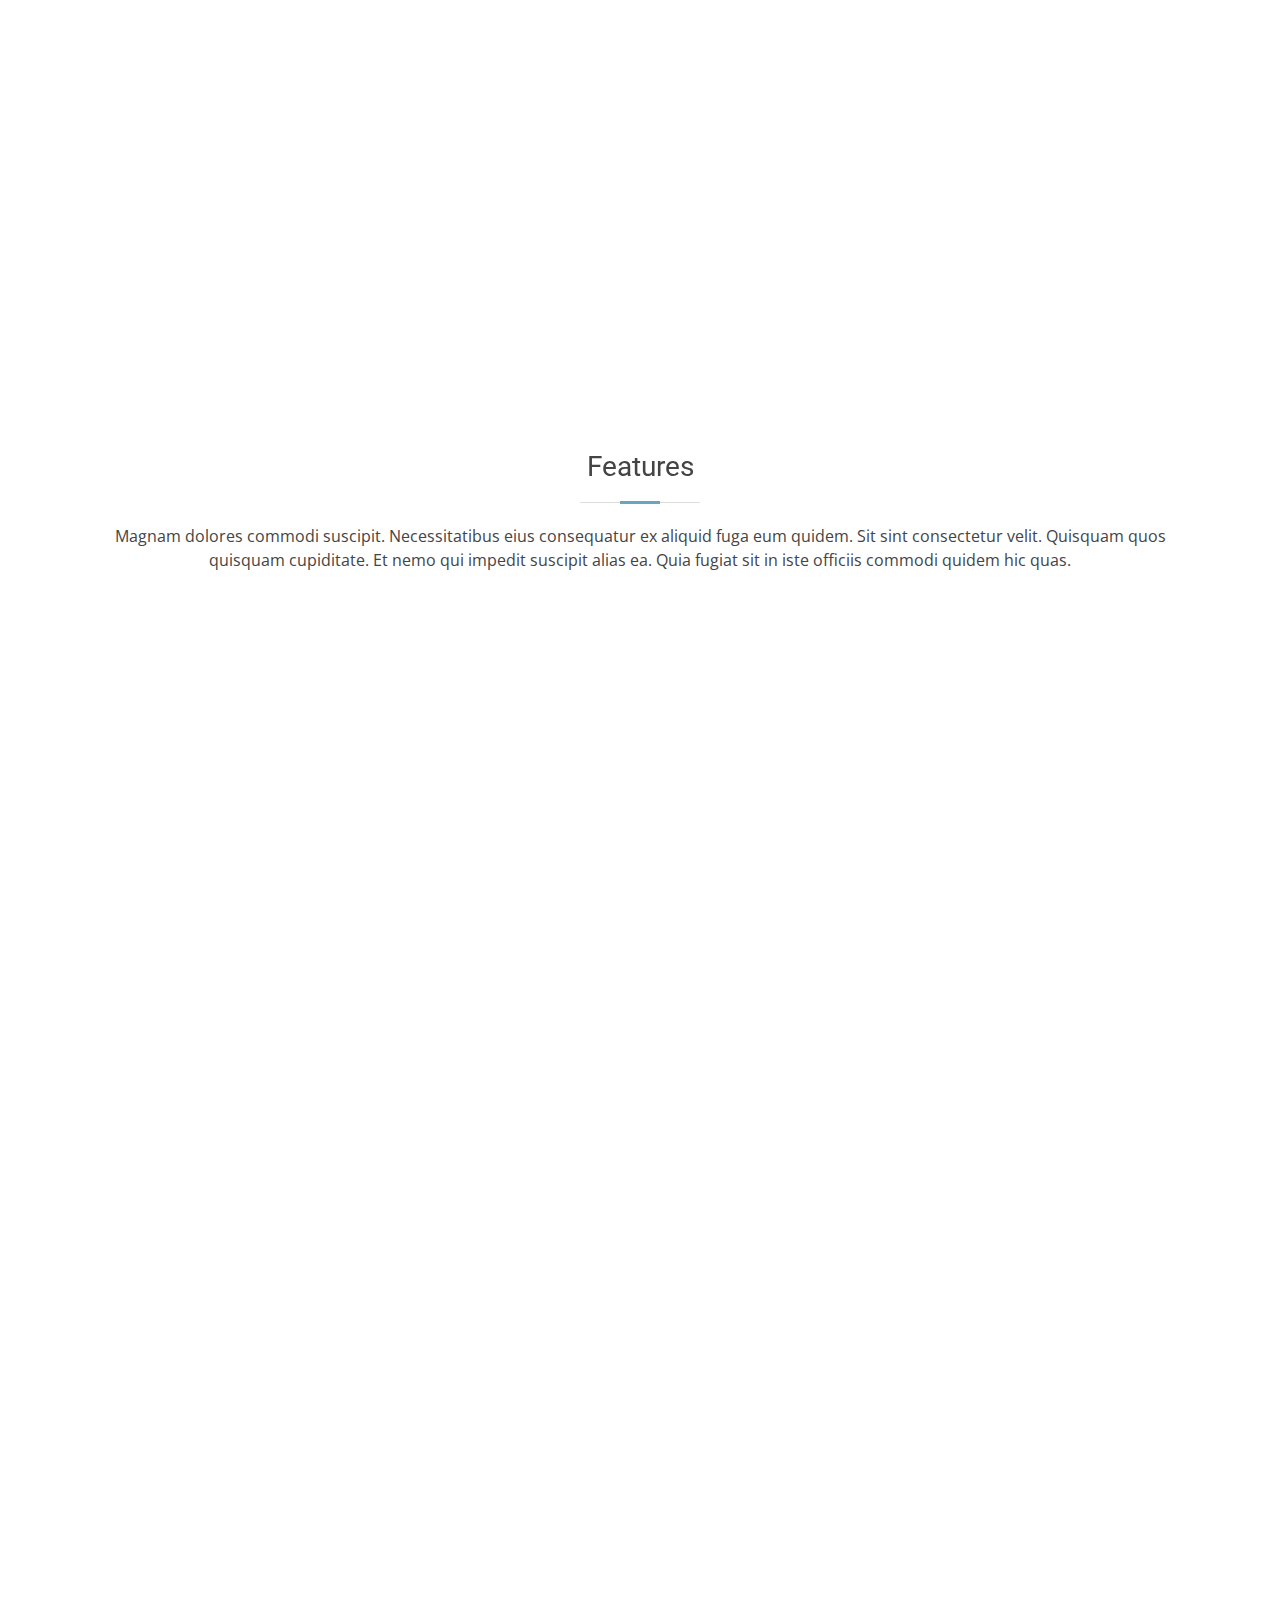
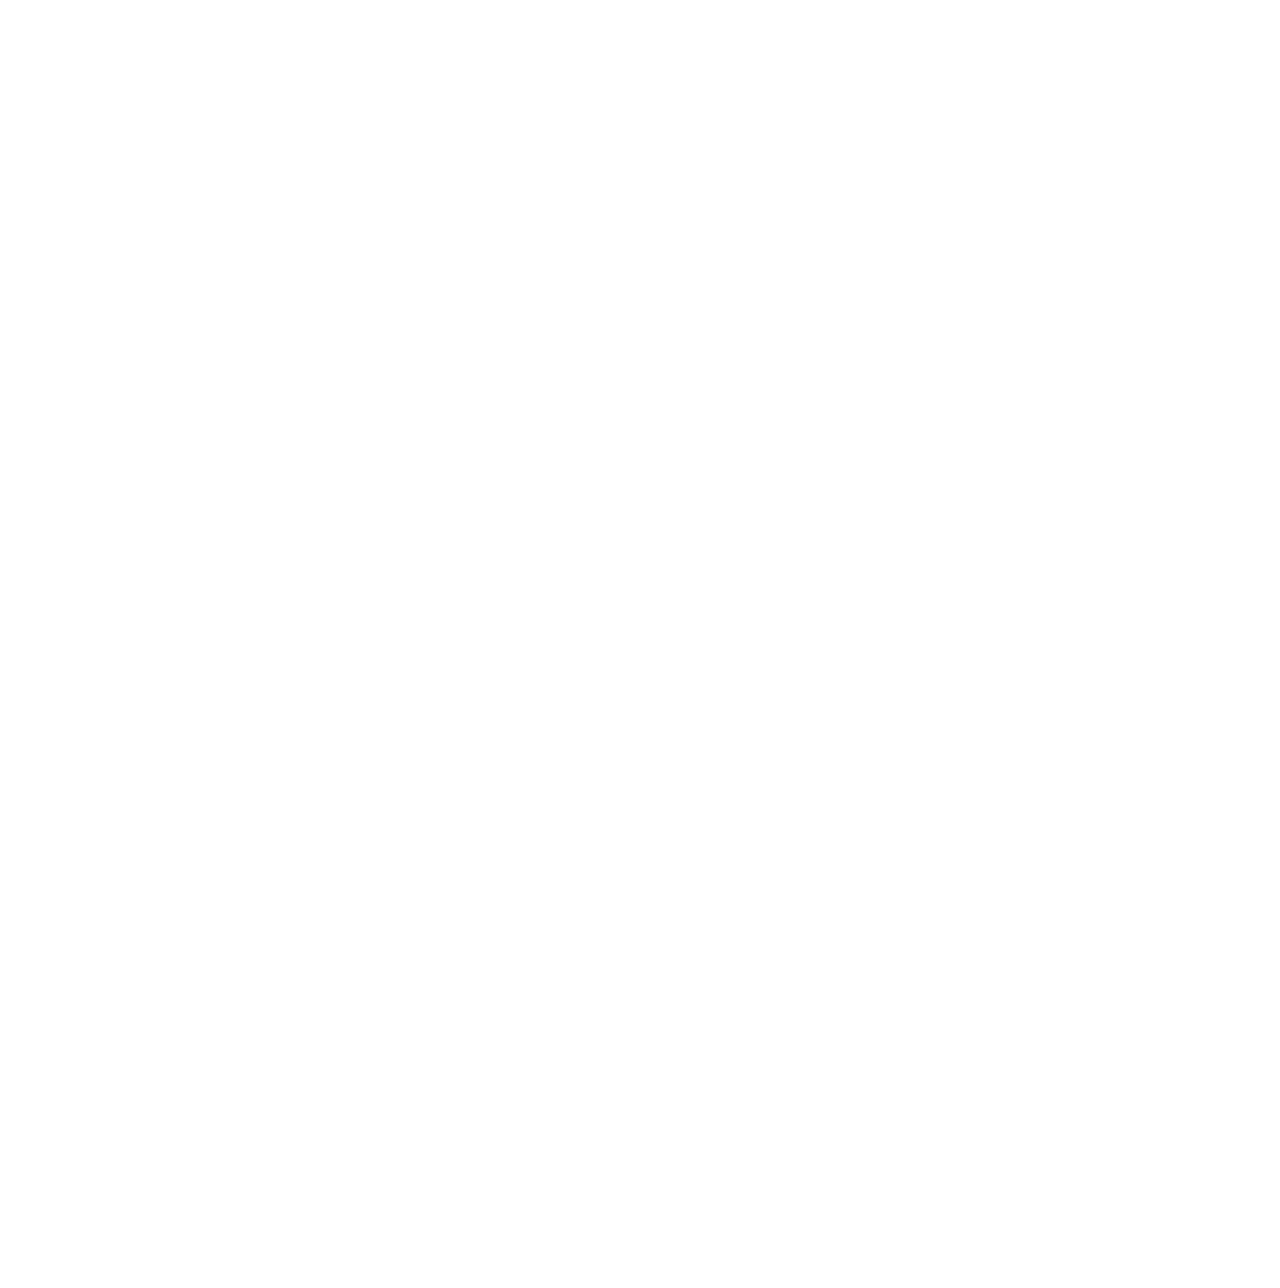
<file: web2/index-2.html>
<!DOCTYPE html>
<html lang="en">

<head>
  <meta charset="utf-8">
  <meta content="width=device-width, initial-scale=1.0" name="viewport">

  <title>Moderna Bootstrap Template - Index 2 without slider</title>
  <meta content="" name="description">
  <meta content="" name="keywords">

  <!-- Favicons -->
  <link href="assets/img/favicon.png" rel="icon">
  <link href="assets/img/apple-touch-icon.png" rel="apple-touch-icon">

  <!-- Google Fonts -->
  <link href="https://fonts.googleapis.com/css?family=Open+Sans:300,300i,400,400i,600,600i,700,700i|Roboto:300,300i,400,400i,500,500i,700,700i&display=swap" rel="stylesheet">

  <!-- Vendor CSS Files -->
  <link href="assets/vendor/animate.css/animate.min.css" rel="stylesheet">
  <link href="assets/vendor/aos/aos.css" rel="stylesheet">
  <link href="assets/vendor/bootstrap/css/bootstrap.min.css" rel="stylesheet">
  <link href="assets/vendor/bootstrap-icons/bootstrap-icons.css" rel="stylesheet">
  <link href="assets/vendor/boxicons/css/boxicons.min.css" rel="stylesheet">
  <link href="assets/vendor/glightbox/css/glightbox.min.css" rel="stylesheet">
  <link href="assets/vendor/swiper/swiper-bundle.min.css" rel="stylesheet">

  <!-- Template Main CSS File -->
  <link href="assets/css/style.css" rel="stylesheet">

  <!-- =======================================================
  * Template Name: Moderna
  * Updated: Mar 09 2023 with Bootstrap v5.2.3
  * Template URL: https://bootstrapmade.com/free-bootstrap-template-corporate-moderna/
  * Author: BootstrapMade.com
  * License: https://bootstrapmade.com/license/
  ======================================================== -->
</head>

<body>

  <!-- ======= Header ======= -->
  <header id="header" class="fixed-top d-flex align-items-center header-transparent">
    <div class="container d-flex justify-content-between align-items-center">

      <div class="logo">
        <h1 class="text-light"><a href="index.html"><span>Moderna</span></a></h1>
        <!-- Uncomment below if you prefer to use an image logo -->
        <!-- <a href="index.html"><img src="assets/img/logo.png" alt="" class="img-fluid"></a>-->
      </div>

      <nav id="navbar" class="navbar">
        <ul>
          <li><a class="active " href="index.html">Home</a></li>
          <li><a href="about.html">About</a></li>
          <li><a href="services.html">Services</a></li>
          <li><a href="portfolio.html">Portfolio</a></li>
          <li><a href="team.html">Team</a></li>
          <li><a href="blog.html">Blog</a></li>
          <li class="dropdown"><a href="#"><span>Drop Down</span> <i class="bi bi-chevron-down"></i></a>
            <ul>
              <li><a href="#">Drop Down 1</a></li>
              <li class="dropdown"><a href="#"><span>Deep Drop Down</span> <i class="bi bi-chevron-right"></i></a>
                <ul>
                  <li><a href="#">Deep Drop Down 1</a></li>
                  <li><a href="#">Deep Drop Down 2</a></li>
                  <li><a href="#">Deep Drop Down 3</a></li>
                  <li><a href="#">Deep Drop Down 4</a></li>
                  <li><a href="#">Deep Drop Down 5</a></li>
                </ul>
              </li>
              <li><a href="#">Drop Down 2</a></li>
              <li><a href="#">Drop Down 3</a></li>
              <li><a href="#">Drop Down 4</a></li>
            </ul>
          </li>
          <li><a href="contact.html">Contact Us</a></li>
        </ul>
        <i class="bi bi-list mobile-nav-toggle"></i>
      </nav><!-- .navbar -->

    </div>
  </header><!-- End Header -->

  <!-- ======= Hero No Slider Section ======= -->
  <section id="hero-no-slider" class="d-flex justify-cntent-center align-items-center">
    <div class="container position-relative" data-aos="fade-up" data-aos-delay="100">
      <div class="row justify-content-center">
        <div class="col-xl-8">
          <h2>Welcome to Moderna</h2>
          <p>Ut velit est quam dolor ad a aliquid qui aliquid. Sequi ea ut et est quaerat sequi nihil ut aliquam. Occaecati alias dolorem mollitia ut. Similique ea voluptatem. Esse doloremque accusamus repellendus deleniti vel. Minus et tempore modi architecto.</p>
          <a href="" class="btn-get-started ">Read More</a>
        </div>
      </div>
    </div>
  </section><!-- End Hero No Slider Sectio -->

  <main id="main">

    <!-- ======= Services Section ======= -->
    <section class="services">
      <div class="container">

        <div class="row">
          <div class="col-md-6 col-lg-3 d-flex align-items-stretch" data-aos="fade-up">
            <div class="icon-box icon-box-pink">
              <div class="icon"><i class="bx bxl-dribbble"></i></div>
              <h4 class="title"><a href="">Lorem Ipsum</a></h4>
              <p class="description">Voluptatum deleniti atque corrupti quos dolores et quas molestias excepturi sint occaecati cupiditate non provident</p>
            </div>
          </div>

          <div class="col-md-6 col-lg-3 d-flex align-items-stretch" data-aos="fade-up" data-aos-delay="100">
            <div class="icon-box icon-box-cyan">
              <div class="icon"><i class="bx bx-file"></i></div>
              <h4 class="title"><a href="">Sed ut perspiciatis</a></h4>
              <p class="description">Duis aute irure dolor in reprehenderit in voluptate velit esse cillum dolore eu fugiat nulla pariatur</p>
            </div>
          </div>

          <div class="col-md-6 col-lg-3 d-flex align-items-stretch" data-aos="fade-up" data-aos-delay="200">
            <div class="icon-box icon-box-green">
              <div class="icon"><i class="bx bx-tachometer"></i></div>
              <h4 class="title"><a href="">Magni Dolores</a></h4>
              <p class="description">Excepteur sint occaecat cupidatat non proident, sunt in culpa qui officia deserunt mollit anim id est laborum</p>
            </div>
          </div>

          <div class="col-md-6 col-lg-3 d-flex align-items-stretch" data-aos="fade-up" data-aos-delay="200">
            <div class="icon-box icon-box-blue">
              <div class="icon"><i class="bx bx-world"></i></div>
              <h4 class="title"><a href="">Nemo Enim</a></h4>
              <p class="description">At vero eos et accusamus et iusto odio dignissimos ducimus qui blanditiis praesentium voluptatum deleniti atque</p>
            </div>
          </div>

        </div>

      </div>
    </section><!-- End Services Section -->

    <!-- ======= Why Us Section ======= -->
    <section class="why-us section-bg" data-aos="fade-up" date-aos-delay="200">
      <div class="container">

        <div class="row">
          <div class="col-lg-6 video-box">
            <img src="assets/img/why-us.jpg" class="img-fluid" alt="">
            <a href="https://www.youtube.com/watch?v=jDDaplaOz7Q" class="venobox play-btn mb-4" data-vbtype="video" data-autoplay="true"></a>
          </div>

          <div class="col-lg-6 d-flex flex-column justify-content-center p-5">

            <div class="icon-box">
              <div class="icon"><i class="bx bx-fingerprint"></i></div>
              <h4 class="title"><a href="">Lorem Ipsum</a></h4>
              <p class="description">Voluptatum deleniti atque corrupti quos dolores et quas molestias excepturi sint occaecati cupiditate non provident</p>
            </div>

            <div class="icon-box">
              <div class="icon"><i class="bx bx-gift"></i></div>
              <h4 class="title"><a href="">Nemo Enim</a></h4>
              <p class="description">At vero eos et accusamus et iusto odio dignissimos ducimus qui blanditiis praesentium voluptatum deleniti atque</p>
            </div>

          </div>
        </div>

      </div>
    </section><!-- End Why Us Section -->

    <!-- ======= Features Section ======= -->
    <section class="features">
      <div class="container">

        <div class="section-title">
          <h2>Features</h2>
          <p>Magnam dolores commodi suscipit. Necessitatibus eius consequatur ex aliquid fuga eum quidem. Sit sint consectetur velit. Quisquam quos quisquam cupiditate. Et nemo qui impedit suscipit alias ea. Quia fugiat sit in iste officiis commodi quidem hic quas.</p>
        </div>

        <div class="row" data-aos="fade-up">
          <div class="col-md-5">
            <img src="assets/img/features-1.svg" class="img-fluid" alt="">
          </div>
          <div class="col-md-7 pt-4">
            <h3>Voluptatem dignissimos provident quasi corporis voluptates sit assumenda.</h3>
            <p class="fst-italic">
              Lorem ipsum dolor sit amet, consectetur adipiscing elit, sed do eiusmod tempor incididunt ut labore et dolore
              magna aliqua.
            </p>
            <ul>
              <li><i class="bi bi-check"></i> Ullamco laboris nisi ut aliquip ex ea commodo consequat.</li>
              <li><i class="bi bi-check"></i> Duis aute irure dolor in reprehenderit in voluptate velit.</li>
            </ul>
          </div>
        </div>

        <div class="row" data-aos="fade-up">
          <div class="col-md-5 order-1 order-md-2">
            <img src="assets/img/features-2.svg" class="img-fluid" alt="">
          </div>
          <div class="col-md-7 pt-5 order-2 order-md-1">
            <h3>Corporis temporibus maiores provident</h3>
            <p class="fst-italic">
              Lorem ipsum dolor sit amet, consectetur adipiscing elit, sed do eiusmod tempor incididunt ut labore et dolore
              magna aliqua.
            </p>
            <p>
              Ullamco laboris nisi ut aliquip ex ea commodo consequat. Duis aute irure dolor in reprehenderit in voluptate
              velit esse cillum dolore eu fugiat nulla pariatur. Excepteur sint occaecat cupidatat non proident, sunt in
              culpa qui officia deserunt mollit anim id est laborum
            </p>
          </div>
        </div>

        <div class="row" data-aos="fade-up">
          <div class="col-md-5">
            <img src="assets/img/features-3.svg" class="img-fluid" alt="">
          </div>
          <div class="col-md-7 pt-5">
            <h3>Sunt consequatur ad ut est nulla consectetur reiciendis animi voluptas</h3>
            <p>Cupiditate placeat cupiditate placeat est ipsam culpa. Delectus quia minima quod. Sunt saepe odit aut quia voluptatem hic voluptas dolor doloremque.</p>
            <ul>
              <li><i class="bi bi-check"></i> Ullamco laboris nisi ut aliquip ex ea commodo consequat.</li>
              <li><i class="bi bi-check"></i> Duis aute irure dolor in reprehenderit in voluptate velit.</li>
              <li><i class="bi bi-check"></i> Facilis ut et voluptatem aperiam. Autem soluta ad fugiat.</li>
            </ul>
          </div>
        </div>

        <div class="row" data-aos="fade-up">
          <div class="col-md-5 order-1 order-md-2">
            <img src="assets/img/features-4.svg" class="img-fluid" alt="">
          </div>
          <div class="col-md-7 pt-5 order-2 order-md-1">
            <h3>Quas et necessitatibus eaque impedit ipsum animi consequatur incidunt in</h3>
            <p class="fst-italic">
              Lorem ipsum dolor sit amet, consectetur adipiscing elit, sed do eiusmod tempor incididunt ut labore et dolore
              magna aliqua.
            </p>
            <p>
              Ullamco laboris nisi ut aliquip ex ea commodo consequat. Duis aute irure dolor in reprehenderit in voluptate
              velit esse cillum dolore eu fugiat nulla pariatur. Excepteur sint occaecat cupidatat non proident, sunt in
              culpa qui officia deserunt mollit anim id est laborum
            </p>
          </div>
        </div>

      </div>
    </section><!-- End Features Section -->

  </main><!-- End #main -->

  <!-- ======= Footer ======= -->
  <footer id="footer" data-aos="fade-up" data-aos-easing="ease-in-out" data-aos-duration="500">

    <div class="footer-newsletter">
      <div class="container">
        <div class="row">
          <div class="col-lg-6">
            <h4>Our Newsletter</h4>
            <p>Tamen quem nulla quae legam multos aute sint culpa legam noster magna</p>
          </div>
          <div class="col-lg-6">
            <form action="" method="post">
              <input type="email" name="email"><input type="submit" value="Subscribe">
            </form>
          </div>
        </div>
      </div>
    </div>

    <div class="footer-top">
      <div class="container">
        <div class="row">

          <div class="col-lg-3 col-md-6 footer-links">
            <h4>Useful Links</h4>
            <ul>
              <li><i class="bx bx-chevron-right"></i> <a href="#">Home</a></li>
              <li><i class="bx bx-chevron-right"></i> <a href="#">About us</a></li>
              <li><i class="bx bx-chevron-right"></i> <a href="#">Services</a></li>
              <li><i class="bx bx-chevron-right"></i> <a href="#">Terms of service</a></li>
              <li><i class="bx bx-chevron-right"></i> <a href="#">Privacy policy</a></li>
            </ul>
          </div>

          <div class="col-lg-3 col-md-6 footer-links">
            <h4>Our Services</h4>
            <ul>
              <li><i class="bx bx-chevron-right"></i> <a href="#">Web Design</a></li>
              <li><i class="bx bx-chevron-right"></i> <a href="#">Web Development</a></li>
              <li><i class="bx bx-chevron-right"></i> <a href="#">Product Management</a></li>
              <li><i class="bx bx-chevron-right"></i> <a href="#">Marketing</a></li>
              <li><i class="bx bx-chevron-right"></i> <a href="#">Graphic Design</a></li>
            </ul>
          </div>

          <div class="col-lg-3 col-md-6 footer-contact">
            <h4>Contact Us</h4>
            <p>
              A108 Adam Street <br>
              New York, NY 535022<br>
              United States <br><br>
              <strong>Phone:</strong> +1 5589 55488 55<br>
              <strong>Email:</strong> info@example.com<br>
            </p>

          </div>

          <div class="col-lg-3 col-md-6 footer-info">
            <h3>About Moderna</h3>
            <p>Cras fermentum odio eu feugiat lide par naso tierra. Justo eget nada terra videa magna derita valies darta donna mare fermentum iaculis eu non diam phasellus.</p>
            <div class="social-links mt-3">
              <a href="#" class="twitter"><i class="bx bxl-twitter"></i></a>
              <a href="#" class="facebook"><i class="bx bxl-facebook"></i></a>
              <a href="#" class="instagram"><i class="bx bxl-instagram"></i></a>
              <a href="#" class="linkedin"><i class="bx bxl-linkedin"></i></a>
            </div>
          </div>

        </div>
      </div>
    </div>

    <div class="container">
      <div class="copyright">
        &copy; Copyright. All Rights Reserved
      </div>
      <div class="credits">
        <!-- All the links in the footer should remain intact. -->
        <!-- You can delete the links only if you purchased the pro version. -->
        <!-- Licensing information: https://bootstrapmade.com/license/ -->
        <!-- Purchase the pro version with working PHP/AJAX contact form: https://bootstrapmade.com/free-bootstrap-template-corporate-moderna/ -->
      </div>
    </div>
  </footer><!-- End Footer -->

  <a href="#" class="back-to-top d-flex align-items-center justify-content-center"><i class="bi bi-arrow-up-short"></i></a>

  <!-- Vendor JS Files -->
  <script src="assets/vendor/purecounter/purecounter_vanilla.js"></script>
  <script src="assets/vendor/aos/aos.js"></script>
  <script src="assets/vendor/bootstrap/js/bootstrap.bundle.min.js"></script>
  <script src="assets/vendor/glightbox/js/glightbox.min.js"></script>
  <script src="assets/vendor/isotope-layout/isotope.pkgd.min.js"></script>
  <script src="assets/vendor/swiper/swiper-bundle.min.js"></script>
  <script src="assets/vendor/waypoints/noframework.waypoints.js"></script>
  <script src="assets/vendor/php-email-form/validate.js"></script>

  <!-- Template Main JS File -->
  <script src="assets/js/main.js"></script>

</body>

</html>
</file>
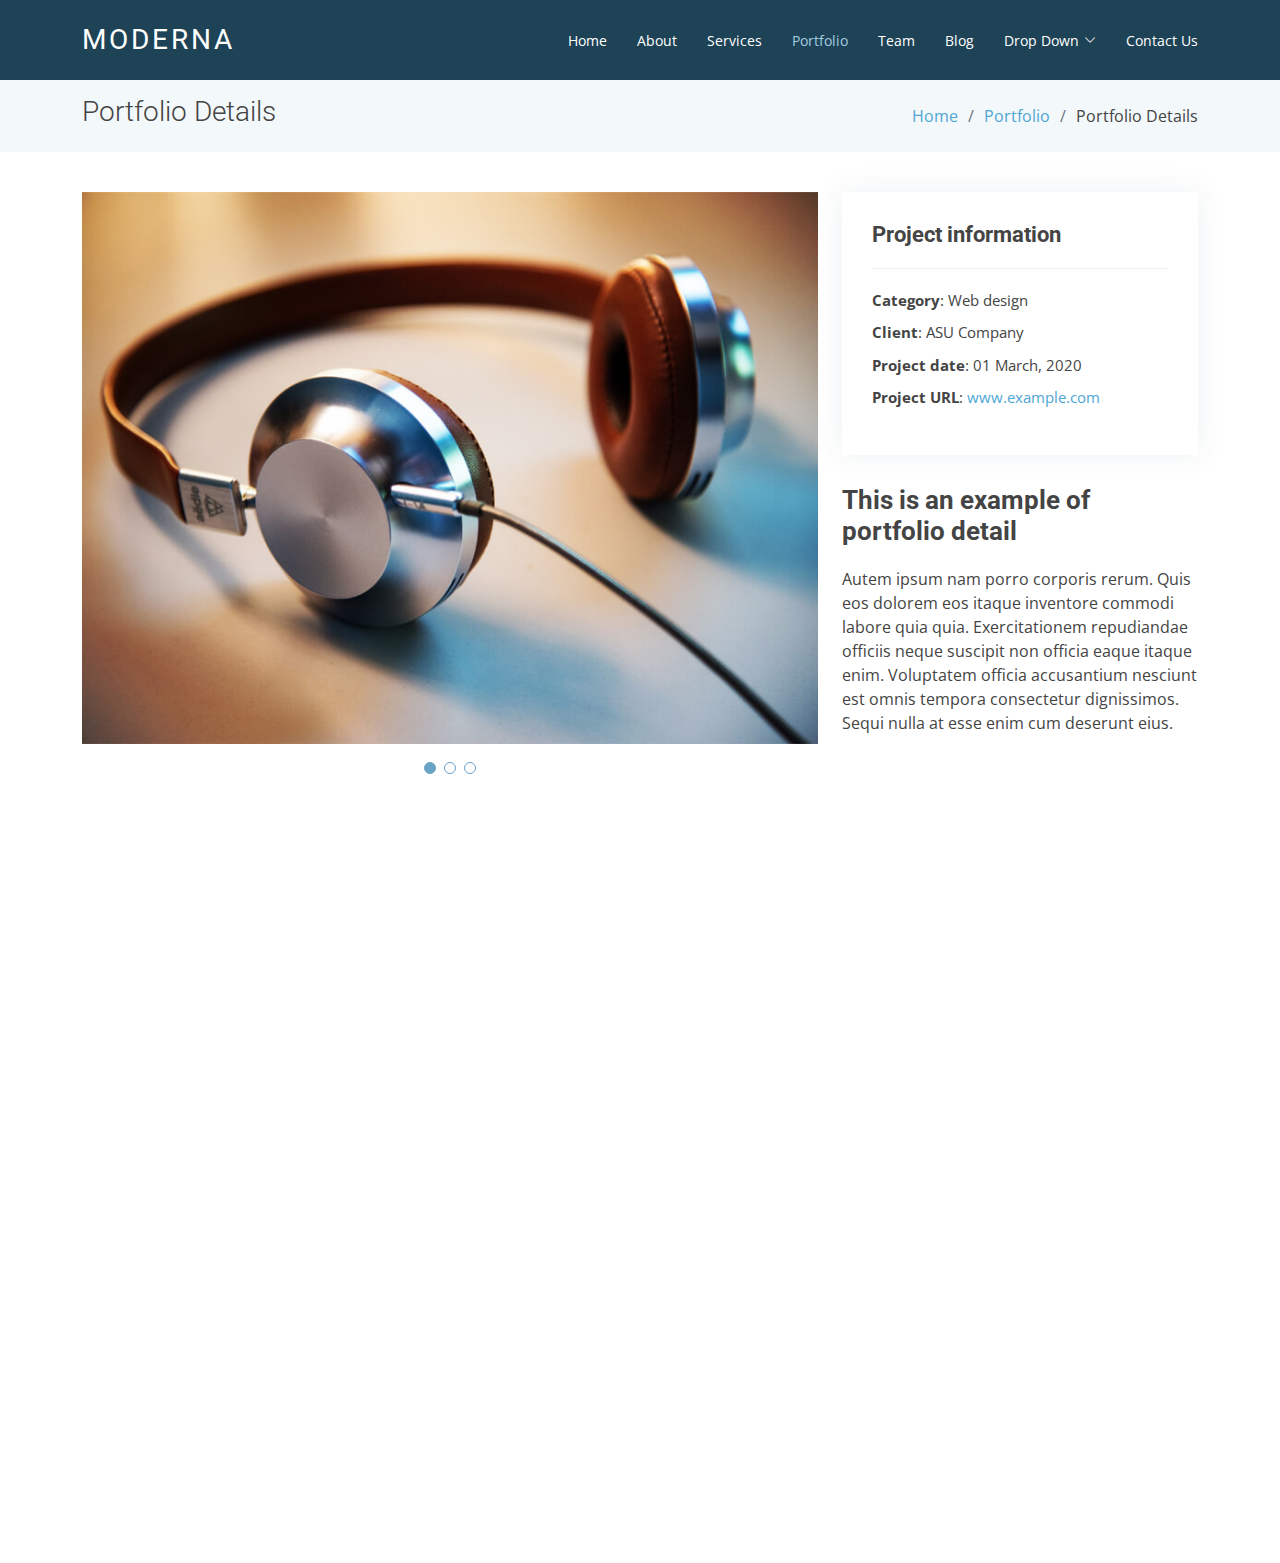
<file: web2/portfolio-details.html>
<!DOCTYPE html>
<html lang="en">

<head>
  <meta charset="utf-8">
  <meta content="width=device-width, initial-scale=1.0" name="viewport">

  <title>Portfolio Details - Moderna Bootstrap Template</title>
  <meta content="" name="description">
  <meta content="" name="keywords">

  <!-- Favicons -->
  <link href="assets/img/favicon.png" rel="icon">
  <link href="assets/img/apple-touch-icon.png" rel="apple-touch-icon">

  <!-- Google Fonts -->
  <link href="https://fonts.googleapis.com/css?family=Open+Sans:300,300i,400,400i,600,600i,700,700i|Roboto:300,300i,400,400i,500,500i,700,700i&display=swap" rel="stylesheet">

  <!-- Vendor CSS Files -->
  <link href="assets/vendor/animate.css/animate.min.css" rel="stylesheet">
  <link href="assets/vendor/aos/aos.css" rel="stylesheet">
  <link href="assets/vendor/bootstrap/css/bootstrap.min.css" rel="stylesheet">
  <link href="assets/vendor/bootstrap-icons/bootstrap-icons.css" rel="stylesheet">
  <link href="assets/vendor/boxicons/css/boxicons.min.css" rel="stylesheet">
  <link href="assets/vendor/glightbox/css/glightbox.min.css" rel="stylesheet">
  <link href="assets/vendor/swiper/swiper-bundle.min.css" rel="stylesheet">

  <!-- Template Main CSS File -->
  <link href="assets/css/style.css" rel="stylesheet">

  <!-- =======================================================
  * Template Name: Moderna
  * Updated: Mar 09 2023 with Bootstrap v5.2.3
  * Template URL: https://bootstrapmade.com/free-bootstrap-template-corporate-moderna/
  * Author: BootstrapMade.com
  * License: https://bootstrapmade.com/license/
  ======================================================== -->
</head>

<body>

  <!-- ======= Header ======= -->
  <header id="header" class="fixed-top d-flex align-items-center ">
    <div class="container d-flex justify-content-between align-items-center">

      <div class="logo">
        <h1 class="text-light"><a href="index.html"><span>Moderna</span></a></h1>
        <!-- Uncomment below if you prefer to use an image logo -->
        <!-- <a href="index.html"><img src="assets/img/logo.png" alt="" class="img-fluid"></a>-->
      </div>

      <nav id="navbar" class="navbar">
        <ul>
          <li><a class="" href="index.html">Home</a></li>
          <li><a href="about.html">About</a></li>
          <li><a href="services.html">Services</a></li>
          <li><a class="active" href="portfolio.html">Portfolio</a></li>
          <li><a href="team.html">Team</a></li>
          <li><a href="blog.html">Blog</a></li>
          <li class="dropdown"><a href="#"><span>Drop Down</span> <i class="bi bi-chevron-down"></i></a>
            <ul>
              <li><a href="#">Drop Down 1</a></li>
              <li class="dropdown"><a href="#"><span>Deep Drop Down</span> <i class="bi bi-chevron-right"></i></a>
                <ul>
                  <li><a href="#">Deep Drop Down 1</a></li>
                  <li><a href="#">Deep Drop Down 2</a></li>
                  <li><a href="#">Deep Drop Down 3</a></li>
                  <li><a href="#">Deep Drop Down 4</a></li>
                  <li><a href="#">Deep Drop Down 5</a></li>
                </ul>
              </li>
              <li><a href="#">Drop Down 2</a></li>
              <li><a href="#">Drop Down 3</a></li>
              <li><a href="#">Drop Down 4</a></li>
            </ul>
          </li>
          <li><a href="contact.html">Contact Us</a></li>
        </ul>
        <i class="bi bi-list mobile-nav-toggle"></i>
      </nav><!-- .navbar -->

    </div>
  </header><!-- End Header -->

  <main id="main">

    <!-- ======= Our Portfolio Section ======= -->
    <section class="breadcrumbs">
      <div class="container">

        <div class="d-flex justify-content-between align-items-center">
          <h2>Portfolio Details</h2>
          <ol>
            <li><a href="index.html">Home</a></li>
            <li><a href="portfolio.html">Portfolio</a></li>
            <li>Portfolio Details</li>
          </ol>
        </div>

      </div>
    </section><!-- End Our Portfolio Section -->

    <!-- ======= Portfolio Details Section ======= -->
    <section id="portfolio-details" class="portfolio-details">
      <div class="container">

        <div class="row gy-4">

          <div class="col-lg-8">
            <div class="portfolio-details-slider swiper">
              <div class="swiper-wrapper align-items-center">

                <div class="swiper-slide">
                  <img src="assets/img/portfolio/portfolio-1.jpg" alt="">
                </div>

                <div class="swiper-slide">
                  <img src="assets/img/portfolio/portfolio-2.jpg" alt="">
                </div>

                <div class="swiper-slide">
                  <img src="assets/img/portfolio/portfolio-3.jpg" alt="">
                </div>

              </div>
              <div class="swiper-pagination"></div>
            </div>
          </div>

          <div class="col-lg-4">
            <div class="portfolio-info">
              <h3>Project information</h3>
              <ul>
                <li><strong>Category</strong>: Web design</li>
                <li><strong>Client</strong>: ASU Company</li>
                <li><strong>Project date</strong>: 01 March, 2020</li>
                <li><strong>Project URL</strong>: <a href="#">www.example.com</a></li>
              </ul>
            </div>
            <div class="portfolio-description">
              <h2>This is an example of portfolio detail</h2>
              <p>
                Autem ipsum nam porro corporis rerum. Quis eos dolorem eos itaque inventore commodi labore quia quia. Exercitationem repudiandae officiis neque suscipit non officia eaque itaque enim. Voluptatem officia accusantium nesciunt est omnis tempora consectetur dignissimos. Sequi nulla at esse enim cum deserunt eius.
              </p>
            </div>
          </div>

        </div>

      </div>
    </section><!-- End Portfolio Details Section -->

  </main><!-- End #main -->

  <!-- ======= Footer ======= -->
  <footer id="footer" data-aos="fade-up" data-aos-easing="ease-in-out" data-aos-duration="500">

    <div class="footer-newsletter">
      <div class="container">
        <div class="row">
          <div class="col-lg-6">
            <h4>Our Newsletter</h4>
            <p>Tamen quem nulla quae legam multos aute sint culpa legam noster magna</p>
          </div>
          <div class="col-lg-6">
            <form action="" method="post">
              <input type="email" name="email"><input type="submit" value="Subscribe">
            </form>
          </div>
        </div>
      </div>
    </div>

    <div class="footer-top">
      <div class="container">
        <div class="row">

          <div class="col-lg-3 col-md-6 footer-links">
            <h4>Useful Links</h4>
            <ul>
              <li><i class="bx bx-chevron-right"></i> <a href="#">Home</a></li>
              <li><i class="bx bx-chevron-right"></i> <a href="#">About us</a></li>
              <li><i class="bx bx-chevron-right"></i> <a href="#">Services</a></li>
              <li><i class="bx bx-chevron-right"></i> <a href="#">Terms of service</a></li>
              <li><i class="bx bx-chevron-right"></i> <a href="#">Privacy policy</a></li>
            </ul>
          </div>

          <div class="col-lg-3 col-md-6 footer-links">
            <h4>Our Services</h4>
            <ul>
              <li><i class="bx bx-chevron-right"></i> <a href="#">Web Design</a></li>
              <li><i class="bx bx-chevron-right"></i> <a href="#">Web Development</a></li>
              <li><i class="bx bx-chevron-right"></i> <a href="#">Product Management</a></li>
              <li><i class="bx bx-chevron-right"></i> <a href="#">Marketing</a></li>
              <li><i class="bx bx-chevron-right"></i> <a href="#">Graphic Design</a></li>
            </ul>
          </div>

          <div class="col-lg-3 col-md-6 footer-contact">
            <h4>Contact Us</h4>
            <p>
              A108 Adam Street <br>
              New York, NY 535022<br>
              United States <br><br>
              <strong>Phone:</strong> +1 5589 55488 55<br>
              <strong>Email:</strong> info@example.com<br>
            </p>

          </div>

          <div class="col-lg-3 col-md-6 footer-info">
            <h3>About Moderna</h3>
            <p>Cras fermentum odio eu feugiat lide par naso tierra. Justo eget nada terra videa magna derita valies darta donna mare fermentum iaculis eu non diam phasellus.</p>
            <div class="social-links mt-3">
              <a href="#" class="twitter"><i class="bx bxl-twitter"></i></a>
              <a href="#" class="facebook"><i class="bx bxl-facebook"></i></a>
              <a href="#" class="instagram"><i class="bx bxl-instagram"></i></a>
              <a href="#" class="linkedin"><i class="bx bxl-linkedin"></i></a>
            </div>
          </div>

        </div>
      </div>
    </div>

    <div class="container">
      <div class="copyright">
        &copy; Copyright. All Rights Reserved
      </div>
      <div class="credits">
        <!-- All the links in the footer should remain intact. -->
        <!-- You can delete the links only if you purchased the pro version. -->
        <!-- Licensing information: https://bootstrapmade.com/license/ -->
        <!-- Purchase the pro version with working PHP/AJAX contact form: https://bootstrapmade.com/free-bootstrap-template-corporate-moderna/ -->
      </div>
    </div>
  </footer><!-- End Footer -->

  <a href="#" class="back-to-top d-flex align-items-center justify-content-center"><i class="bi bi-arrow-up-short"></i></a>

  <!-- Vendor JS Files -->
  <script src="assets/vendor/purecounter/purecounter_vanilla.js"></script>
  <script src="assets/vendor/aos/aos.js"></script>
  <script src="assets/vendor/bootstrap/js/bootstrap.bundle.min.js"></script>
  <script src="assets/vendor/glightbox/js/glightbox.min.js"></script>
  <script src="assets/vendor/isotope-layout/isotope.pkgd.min.js"></script>
  <script src="assets/vendor/swiper/swiper-bundle.min.js"></script>
  <script src="assets/vendor/waypoints/noframework.waypoints.js"></script>
  <script src="assets/vendor/php-email-form/validate.js"></script>

  <!-- Template Main JS File -->
  <script src="assets/js/main.js"></script>

</body>

</html>
</file>
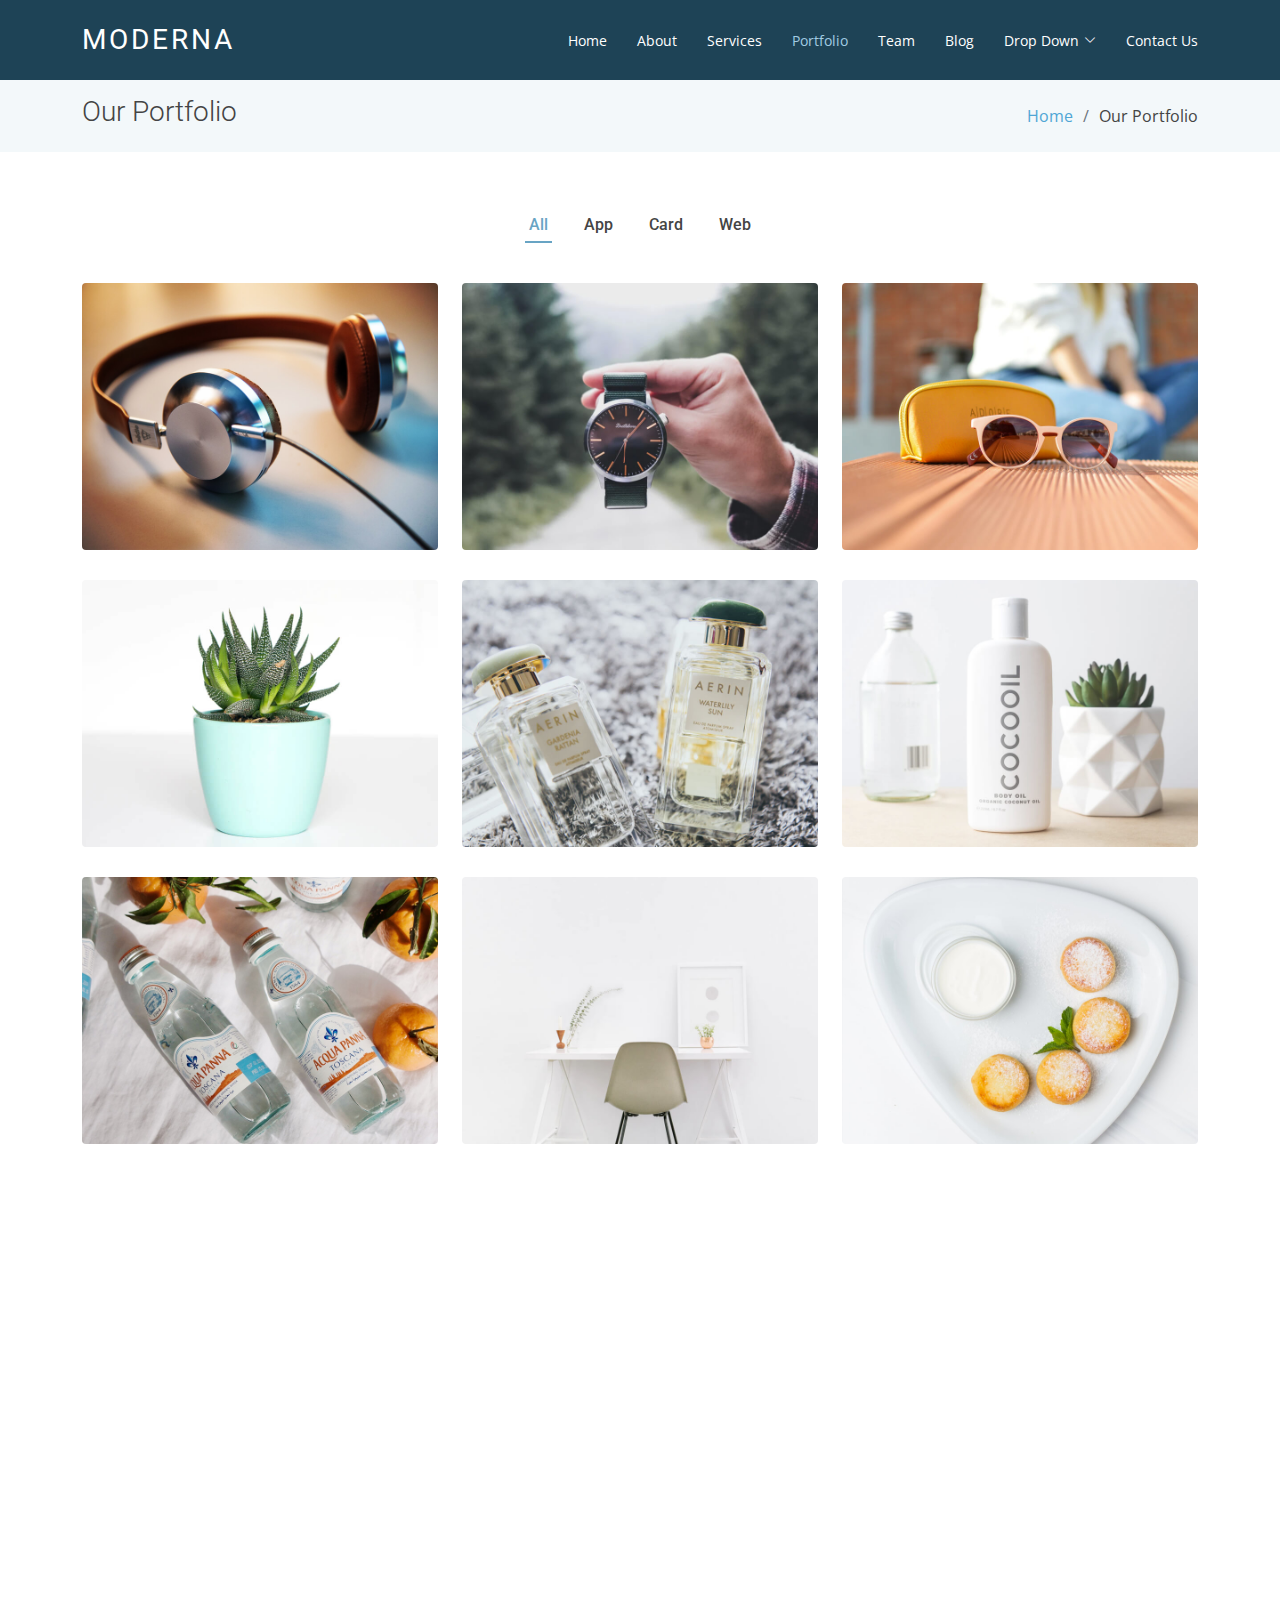
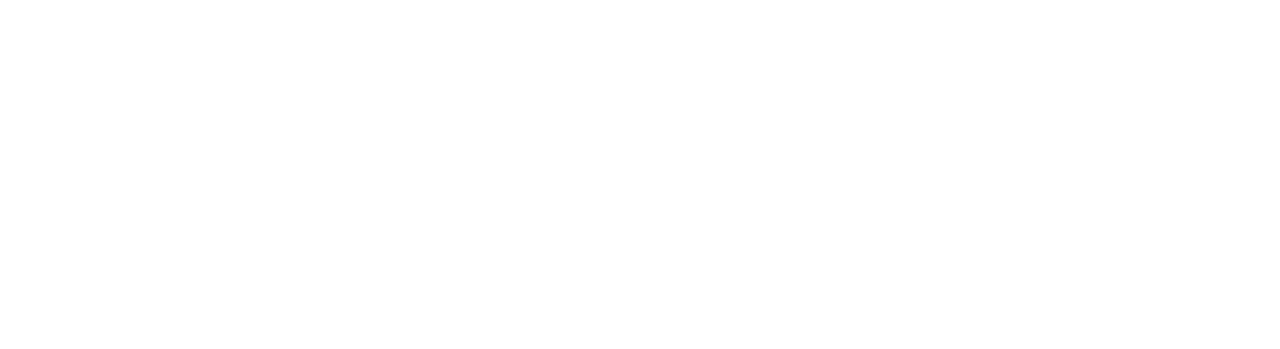
<file: web2/portfolio.html>
<!DOCTYPE html>
<html lang="en">

<head>
  <meta charset="utf-8">
  <meta content="width=device-width, initial-scale=1.0" name="viewport">

  <title>Portfolio - Moderna Bootstrap Template</title>
  <meta content="" name="description">
  <meta content="" name="keywords">

  <!-- Favicons -->
  <link href="assets/img/favicon.png" rel="icon">
  <link href="assets/img/apple-touch-icon.png" rel="apple-touch-icon">

  <!-- Google Fonts -->
  <link href="https://fonts.googleapis.com/css?family=Open+Sans:300,300i,400,400i,600,600i,700,700i|Roboto:300,300i,400,400i,500,500i,700,700i&display=swap" rel="stylesheet">

  <!-- Vendor CSS Files -->
  <link href="assets/vendor/animate.css/animate.min.css" rel="stylesheet">
  <link href="assets/vendor/aos/aos.css" rel="stylesheet">
  <link href="assets/vendor/bootstrap/css/bootstrap.min.css" rel="stylesheet">
  <link href="assets/vendor/bootstrap-icons/bootstrap-icons.css" rel="stylesheet">
  <link href="assets/vendor/boxicons/css/boxicons.min.css" rel="stylesheet">
  <link href="assets/vendor/glightbox/css/glightbox.min.css" rel="stylesheet">
  <link href="assets/vendor/swiper/swiper-bundle.min.css" rel="stylesheet">

  <!-- Template Main CSS File -->
  <link href="assets/css/style.css" rel="stylesheet">

  <!-- =======================================================
  * Template Name: Moderna
  * Updated: Mar 09 2023 with Bootstrap v5.2.3
  * Template URL: https://bootstrapmade.com/free-bootstrap-template-corporate-moderna/
  * Author: BootstrapMade.com
  * License: https://bootstrapmade.com/license/
  ======================================================== -->
</head>

<body>

  <!-- ======= Header ======= -->
  <header id="header" class="fixed-top d-flex align-items-center ">
    <div class="container d-flex justify-content-between align-items-center">

      <div class="logo">
        <h1 class="text-light"><a href="index.html"><span>Moderna</span></a></h1>
        <!-- Uncomment below if you prefer to use an image logo -->
        <!-- <a href="index.html"><img src="assets/img/logo.png" alt="" class="img-fluid"></a>-->
      </div>

      <nav id="navbar" class="navbar">
        <ul>
          <li><a class="" href="index.html">Home</a></li>
          <li><a href="about.html">About</a></li>
          <li><a href="services.html">Services</a></li>
          <li><a class="active" href="portfolio.html">Portfolio</a></li>
          <li><a href="team.html">Team</a></li>
          <li><a href="blog.html">Blog</a></li>
          <li class="dropdown"><a href="#"><span>Drop Down</span> <i class="bi bi-chevron-down"></i></a>
            <ul>
              <li><a href="#">Drop Down 1</a></li>
              <li class="dropdown"><a href="#"><span>Deep Drop Down</span> <i class="bi bi-chevron-right"></i></a>
                <ul>
                  <li><a href="#">Deep Drop Down 1</a></li>
                  <li><a href="#">Deep Drop Down 2</a></li>
                  <li><a href="#">Deep Drop Down 3</a></li>
                  <li><a href="#">Deep Drop Down 4</a></li>
                  <li><a href="#">Deep Drop Down 5</a></li>
                </ul>
              </li>
              <li><a href="#">Drop Down 2</a></li>
              <li><a href="#">Drop Down 3</a></li>
              <li><a href="#">Drop Down 4</a></li>
            </ul>
          </li>
          <li><a href="contact.html">Contact Us</a></li>
        </ul>
        <i class="bi bi-list mobile-nav-toggle"></i>
      </nav><!-- .navbar -->

    </div>
  </header><!-- End Header -->

  <main id="main">

    <!-- ======= Our Portfolio Section ======= -->
    <section class="breadcrumbs">
      <div class="container">

        <div class="d-flex justify-content-between align-items-center">
          <h2>Our Portfolio</h2>
          <ol>
            <li><a href="index.html">Home</a></li>
            <li>Our Portfolio</li>
          </ol>
        </div>

      </div>
    </section><!-- End Our Portfolio Section -->

    <!-- ======= Portfolio Section ======= -->
    <section class="portfolio">
      <div class="container">

        <div class="row">
          <div class="col-lg-12">
            <ul id="portfolio-flters">
              <li data-filter="*" class="filter-active">All</li>
              <li data-filter=".filter-app">App</li>
              <li data-filter=".filter-card">Card</li>
              <li data-filter=".filter-web">Web</li>
            </ul>
          </div>
        </div>

        <div class="row portfolio-container" data-aos="fade-up" data-aos-easing="ease-in-out" data-aos-duration="500">

          <div class="col-lg-4 col-md-6 portfolio-wrap filter-app">
            <div class="portfolio-item">
              <img src="assets/img/portfolio/portfolio-1.jpg" class="img-fluid" alt="">
              <div class="portfolio-info">
                <h3>App 1</h3>
                <div>
                  <a href="assets/img/portfolio/portfolio-1.jpg" data-gallery="portfolioGallery" class="portfolio-lightbox" title="App 1"><i class="bx bx-plus"></i></a>
                  <a href="portfolio-details.html" title="Portfolio Details"><i class="bx bx-link"></i></a>
                </div>
              </div>
            </div>
          </div>

          <div class="col-lg-4 col-md-6 portfolio-wrap filter-web">
            <div class="portfolio-item">
              <img src="assets/img/portfolio/portfolio-2.jpg" class="img-fluid" alt="">
              <div class="portfolio-info">
                <h3>Web 3</h3>
                <div>
                  <a href="assets/img/portfolio/portfolio-2.jpg" data-gallery="portfolioGallery" class="portfolio-lightbox" title="Web 3"><i class="bx bx-plus"></i></a>
                  <a href="portfolio-details.html" title="Portfolio Details"><i class="bx bx-link"></i></a>
                </div>
              </div>
            </div>
          </div>

          <div class="col-lg-4 col-md-6 portfolio-wrap filter-app">
            <div class="portfolio-item">
              <img src="assets/img/portfolio/portfolio-3.jpg" class="img-fluid" alt="">
              <div class="portfolio-info">
                <h3>App 2</h3>
                <div>
                  <a href="assets/img/portfolio/portfolio-3.jpg" data-gallery="portfolioGallery" class="portfolio-lightbox" title="App 2"><i class="bx bx-plus"></i></a>
                  <a href="portfolio-details.html" title="Portfolio Details"><i class="bx bx-link"></i></a>
                </div>
              </div>
            </div>
          </div>

          <div class="col-lg-4 col-md-6 portfolio-wrap filter-card">
            <div class="portfolio-item">
              <img src="assets/img/portfolio/portfolio-4.jpg" class="img-fluid" alt="">
              <div class="portfolio-info">
                <h3>Card 2</h3>
                <div>
                  <a href="assets/img/portfolio/portfolio-4.jpg" data-gallery="portfolioGallery" class="portfolio-lightbox" title="Card 2"><i class="bx bx-plus"></i></a>
                  <a href="portfolio-details.html" title="Portfolio Details"><i class="bx bx-link"></i></a>
                </div>
              </div>
            </div>
          </div>

          <div class="col-lg-4 col-md-6 portfolio-wrap filter-web">
            <div class="portfolio-item">
              <img src="assets/img/portfolio/portfolio-5.jpg" class="img-fluid" alt="">
              <div class="portfolio-info">
                <h3>Web 2</h3>
                <div>
                  <a href="assets/img/portfolio/portfolio-5.jpg" data-gallery="portfolioGallery" class="portfolio-lightbox" title="Web 2"><i class="bx bx-plus"></i></a>
                  <a href="portfolio-details.html" title="Portfolio Details"><i class="bx bx-link"></i></a>
                </div>
              </div>
            </div>
          </div>

          <div class="col-lg-4 col-md-6 portfolio-wrap filter-app">
            <div class="portfolio-item">
              <img src="assets/img/portfolio/portfolio-6.jpg" class="img-fluid" alt="">
              <div class="portfolio-info">
                <h3>App 3</h3>
                <div>
                  <a href="assets/img/portfolio/portfolio-6.jpg" data-gallery="portfolioGallery" class="portfolio-lightbox" title="App 3"><i class="bx bx-plus"></i></a>
                  <a href="portfolio-details.html" title="Portfolio Details"><i class="bx bx-link"></i></a>
                </div>
              </div>
            </div>
          </div>

          <div class="col-lg-4 col-md-6 portfolio-wrap filter-card">
            <div class="portfolio-item">
              <img src="assets/img/portfolio/portfolio-7.jpg" class="img-fluid" alt="">
              <div class="portfolio-info">
                <h3>Card 1</h3>
                <div>
                  <a href="assets/img/portfolio/portfolio-7.jpg" data-gallery="portfolioGallery" class="portfolio-lightbox" title="Card 1"><i class="bx bx-plus"></i></a>
                  <a href="portfolio-details.html" title="Portfolio Details"><i class="bx bx-link"></i></a>
                </div>
              </div>
            </div>
          </div>

          <div class="col-lg-4 col-md-6 portfolio-wrap filter-card">
            <div class="portfolio-item">
              <img src="assets/img/portfolio/portfolio-8.jpg" class="img-fluid" alt="">
              <div class="portfolio-info">
                <h3>Card 3</h3>
                <div>
                  <a href="assets/img/portfolio/portfolio-8.jpg" data-gallery="portfolioGallery" class="portfolio-lightbox" title="Card 3"><i class="bx bx-plus"></i></a>
                  <a href="portfolio-details.html" title="Portfolio Details"><i class="bx bx-link"></i></a>
                </div>
              </div>
            </div>
          </div>

          <div class="col-lg-4 col-md-6 portfolio-wrap filter-web">
            <div class="portfolio-item">
              <img src="assets/img/portfolio/portfolio-9.jpg" class="img-fluid" alt="">
              <div class="portfolio-info">
                <h3>Web 1</h3>
                <div>
                  <a href="assets/img/portfolio/portfolio-9.jpg" data-gallery="portfolioGallery" class="portfolio-lightbox" title="Web 1"><i class="bx bx-plus"></i></a>
                  <a href="portfolio-details.html" title="Portfolio Details"><i class="bx bx-link"></i></a>
                </div>
              </div>
            </div>
          </div>

        </div>

      </div>
    </section><!-- End Portfolio Section -->

  </main><!-- End #main -->

  <!-- ======= Footer ======= -->
  <footer id="footer" data-aos="fade-up" data-aos-easing="ease-in-out" data-aos-duration="500">

    <div class="footer-newsletter">
      <div class="container">
        <div class="row">
          <div class="col-lg-6">
            <h4>Our Newsletter</h4>
            <p>Tamen quem nulla quae legam multos aute sint culpa legam noster magna</p>
          </div>
          <div class="col-lg-6">
            <form action="" method="post">
              <input type="email" name="email"><input type="submit" value="Subscribe">
            </form>
          </div>
        </div>
      </div>
    </div>

    <div class="footer-top">
      <div class="container">
        <div class="row">

          <div class="col-lg-3 col-md-6 footer-links">
            <h4>Useful Links</h4>
            <ul>
              <li><i class="bx bx-chevron-right"></i> <a href="#">Home</a></li>
              <li><i class="bx bx-chevron-right"></i> <a href="#">About us</a></li>
              <li><i class="bx bx-chevron-right"></i> <a href="#">Services</a></li>
              <li><i class="bx bx-chevron-right"></i> <a href="#">Terms of service</a></li>
              <li><i class="bx bx-chevron-right"></i> <a href="#">Privacy policy</a></li>
            </ul>
          </div>

          <div class="col-lg-3 col-md-6 footer-links">
            <h4>Our Services</h4>
            <ul>
              <li><i class="bx bx-chevron-right"></i> <a href="#">Web Design</a></li>
              <li><i class="bx bx-chevron-right"></i> <a href="#">Web Development</a></li>
              <li><i class="bx bx-chevron-right"></i> <a href="#">Product Management</a></li>
              <li><i class="bx bx-chevron-right"></i> <a href="#">Marketing</a></li>
              <li><i class="bx bx-chevron-right"></i> <a href="#">Graphic Design</a></li>
            </ul>
          </div>

          <div class="col-lg-3 col-md-6 footer-contact">
            <h4>Contact Us</h4>
            <p>
              A108 Adam Street <br>
              New York, NY 535022<br>
              United States <br><br>
              <strong>Phone:</strong> +1 5589 55488 55<br>
              <strong>Email:</strong> info@example.com<br>
            </p>

          </div>

          <div class="col-lg-3 col-md-6 footer-info">
            <h3>About Moderna</h3>
            <p>Cras fermentum odio eu feugiat lide par naso tierra. Justo eget nada terra videa magna derita valies darta donna mare fermentum iaculis eu non diam phasellus.</p>
            <div class="social-links mt-3">
              <a href="#" class="twitter"><i class="bx bxl-twitter"></i></a>
              <a href="#" class="facebook"><i class="bx bxl-facebook"></i></a>
              <a href="#" class="instagram"><i class="bx bxl-instagram"></i></a>
              <a href="#" class="linkedin"><i class="bx bxl-linkedin"></i></a>
            </div>
          </div>

        </div>
      </div>
    </div>

    <div class="container">
      <div class="copyright">
        &copy; Copyright. All Rights Reserved
      </div>
      <div class="credits">
        <!-- All the links in the footer should remain intact. -->
        <!-- You can delete the links only if you purchased the pro version. -->
        <!-- Licensing information: https://bootstrapmade.com/license/ -->
        <!-- Purchase the pro version with working PHP/AJAX contact form: https://bootstrapmade.com/free-bootstrap-template-corporate-moderna/ -->
      </div>
    </div>
  </footer><!-- End Footer -->

  <a href="#" class="back-to-top d-flex align-items-center justify-content-center"><i class="bi bi-arrow-up-short"></i></a>

  <!-- Vendor JS Files -->
  <script src="assets/vendor/purecounter/purecounter_vanilla.js"></script>
  <script src="assets/vendor/aos/aos.js"></script>
  <script src="assets/vendor/bootstrap/js/bootstrap.bundle.min.js"></script>
  <script src="assets/vendor/glightbox/js/glightbox.min.js"></script>
  <script src="assets/vendor/isotope-layout/isotope.pkgd.min.js"></script>
  <script src="assets/vendor/swiper/swiper-bundle.min.js"></script>
  <script src="assets/vendor/waypoints/noframework.waypoints.js"></script>
  <script src="assets/vendor/php-email-form/validate.js"></script>

  <!-- Template Main JS File -->
  <script src="assets/js/main.js"></script>

</body>

</html>
</file>
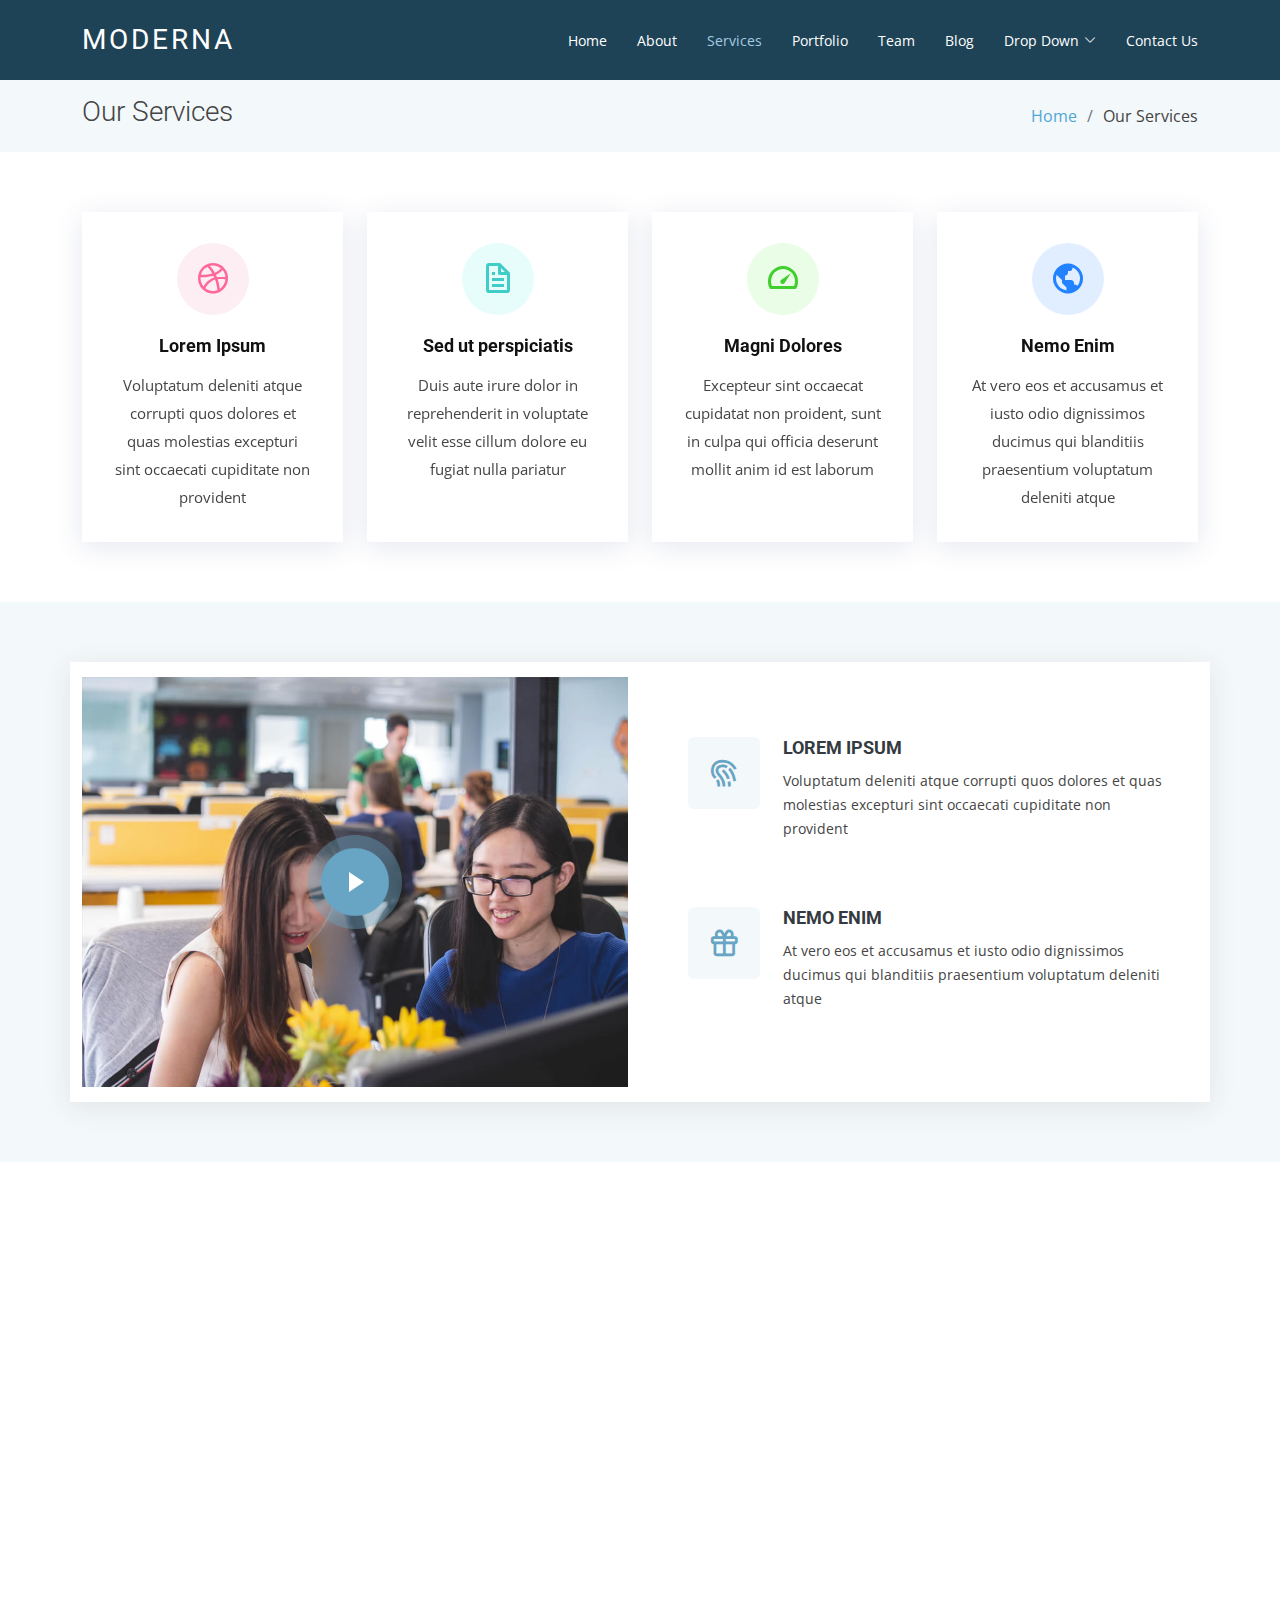
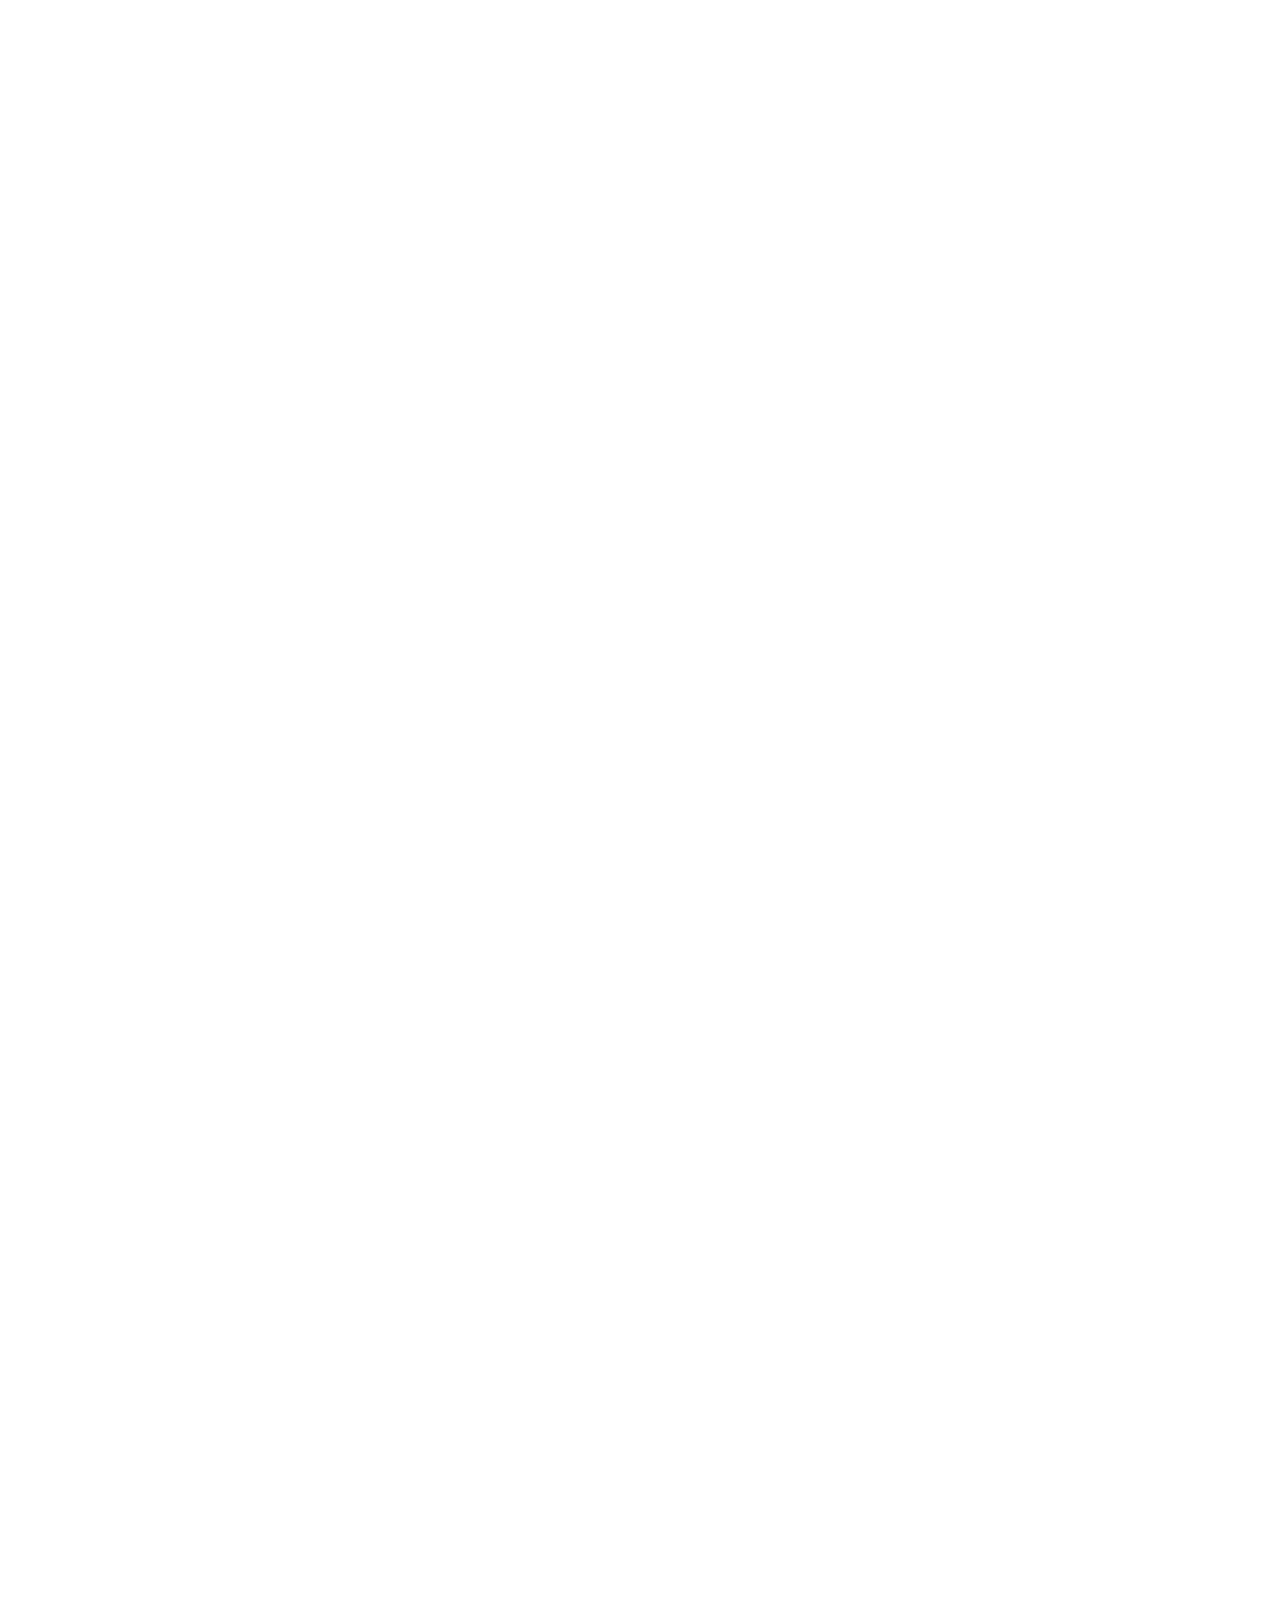
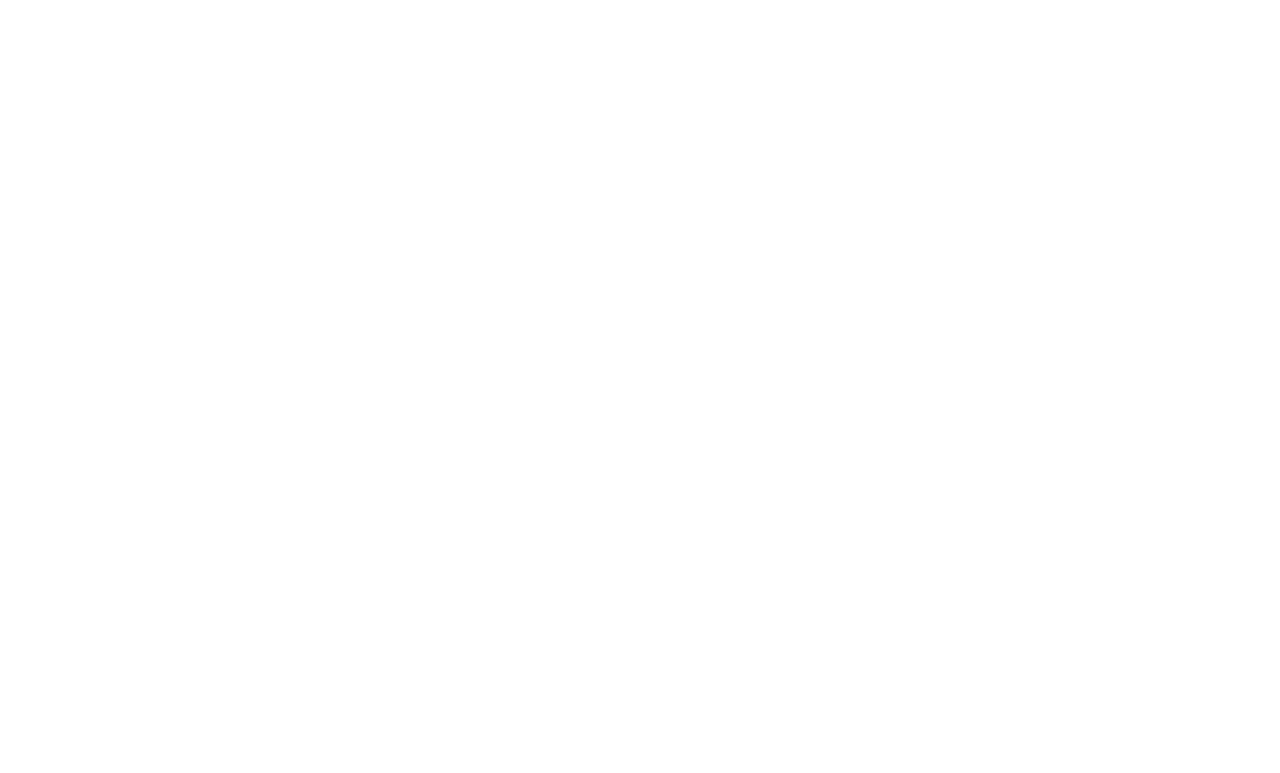
<file: web2/services.html>
<!DOCTYPE html>
<html lang="en">

<head>
  <meta charset="utf-8">
  <meta content="width=device-width, initial-scale=1.0" name="viewport">

  <title>Services - Moderna Bootstrap Template</title>
  <meta content="" name="description">
  <meta content="" name="keywords">

  <!-- Favicons -->
  <link href="assets/img/favicon.png" rel="icon">
  <link href="assets/img/apple-touch-icon.png" rel="apple-touch-icon">

  <!-- Google Fonts -->
  <link href="https://fonts.googleapis.com/css?family=Open+Sans:300,300i,400,400i,600,600i,700,700i|Roboto:300,300i,400,400i,500,500i,700,700i&display=swap" rel="stylesheet">

  <!-- Vendor CSS Files -->
  <link href="assets/vendor/animate.css/animate.min.css" rel="stylesheet">
  <link href="assets/vendor/aos/aos.css" rel="stylesheet">
  <link href="assets/vendor/bootstrap/css/bootstrap.min.css" rel="stylesheet">
  <link href="assets/vendor/bootstrap-icons/bootstrap-icons.css" rel="stylesheet">
  <link href="assets/vendor/boxicons/css/boxicons.min.css" rel="stylesheet">
  <link href="assets/vendor/glightbox/css/glightbox.min.css" rel="stylesheet">
  <link href="assets/vendor/swiper/swiper-bundle.min.css" rel="stylesheet">

  <!-- Template Main CSS File -->
  <link href="assets/css/style.css" rel="stylesheet">

  <!-- =======================================================
  * Template Name: Moderna
  * Updated: Mar 09 2023 with Bootstrap v5.2.3
  * Template URL: https://bootstrapmade.com/free-bootstrap-template-corporate-moderna/
  * Author: BootstrapMade.com
  * License: https://bootstrapmade.com/license/
  ======================================================== -->
</head>

<body>

  <!-- ======= Header ======= -->
  <header id="header" class="fixed-top d-flex align-items-center ">
    <div class="container d-flex justify-content-between align-items-center">

      <div class="logo">
        <h1 class="text-light"><a href="index.html"><span>Moderna</span></a></h1>
        <!-- Uncomment below if you prefer to use an image logo -->
        <!-- <a href="index.html"><img src="assets/img/logo.png" alt="" class="img-fluid"></a>-->
      </div>

      <nav id="navbar" class="navbar">
        <ul>
          <li><a class="" href="index.html">Home</a></li>
          <li><a href="about.html">About</a></li>
          <li><a class="active" href="services.html">Services</a></li>
          <li><a href="portfolio.html">Portfolio</a></li>
          <li><a href="team.html">Team</a></li>
          <li><a href="blog.html">Blog</a></li>
          <li class="dropdown"><a href="#"><span>Drop Down</span> <i class="bi bi-chevron-down"></i></a>
            <ul>
              <li><a href="#">Drop Down 1</a></li>
              <li class="dropdown"><a href="#"><span>Deep Drop Down</span> <i class="bi bi-chevron-right"></i></a>
                <ul>
                  <li><a href="#">Deep Drop Down 1</a></li>
                  <li><a href="#">Deep Drop Down 2</a></li>
                  <li><a href="#">Deep Drop Down 3</a></li>
                  <li><a href="#">Deep Drop Down 4</a></li>
                  <li><a href="#">Deep Drop Down 5</a></li>
                </ul>
              </li>
              <li><a href="#">Drop Down 2</a></li>
              <li><a href="#">Drop Down 3</a></li>
              <li><a href="#">Drop Down 4</a></li>
            </ul>
          </li>
          <li><a href="contact.html">Contact Us</a></li>
        </ul>
        <i class="bi bi-list mobile-nav-toggle"></i>
      </nav><!-- .navbar -->

    </div>
  </header><!-- End Header -->

  <main id="main">

    <!-- ======= Our Services Section ======= -->
    <section class="breadcrumbs">
      <div class="container">

        <div class="d-flex justify-content-between align-items-center">
          <h2>Our Services</h2>
          <ol>
            <li><a href="index.html">Home</a></li>
            <li>Our Services</li>
          </ol>
        </div>

      </div>
    </section><!-- End Our Services Section -->

    <!-- ======= Services Section ======= -->
    <section class="services">
      <div class="container">

        <div class="row">
          <div class="col-md-6 col-lg-3 d-flex align-items-stretch" data-aos="fade-up">
            <div class="icon-box icon-box-pink">
              <div class="icon"><i class="bx bxl-dribbble"></i></div>
              <h4 class="title"><a href="">Lorem Ipsum</a></h4>
              <p class="description">Voluptatum deleniti atque corrupti quos dolores et quas molestias excepturi sint occaecati cupiditate non provident</p>
            </div>
          </div>

          <div class="col-md-6 col-lg-3 d-flex align-items-stretch" data-aos="fade-up" data-aos-delay="100">
            <div class="icon-box icon-box-cyan">
              <div class="icon"><i class="bx bx-file"></i></div>
              <h4 class="title"><a href="">Sed ut perspiciatis</a></h4>
              <p class="description">Duis aute irure dolor in reprehenderit in voluptate velit esse cillum dolore eu fugiat nulla pariatur</p>
            </div>
          </div>

          <div class="col-md-6 col-lg-3 d-flex align-items-stretch" data-aos="fade-up" data-aos-delay="200">
            <div class="icon-box icon-box-green">
              <div class="icon"><i class="bx bx-tachometer"></i></div>
              <h4 class="title"><a href="">Magni Dolores</a></h4>
              <p class="description">Excepteur sint occaecat cupidatat non proident, sunt in culpa qui officia deserunt mollit anim id est laborum</p>
            </div>
          </div>

          <div class="col-md-6 col-lg-3 d-flex align-items-stretch" data-aos="fade-up" data-aos-delay="200">
            <div class="icon-box icon-box-blue">
              <div class="icon"><i class="bx bx-world"></i></div>
              <h4 class="title"><a href="">Nemo Enim</a></h4>
              <p class="description">At vero eos et accusamus et iusto odio dignissimos ducimus qui blanditiis praesentium voluptatum deleniti atque</p>
            </div>
          </div>

        </div>

      </div>
    </section><!-- End Services Section -->

    <!-- ======= Why Us Section ======= -->
    <section class="why-us section-bg" data-aos="fade-up" date-aos-delay="200">
      <div class="container">

        <div class="row">
          <div class="col-lg-6 video-box">
            <img src="assets/img/why-us.jpg" class="img-fluid" alt="">
            <a href="https://www.youtube.com/watch?v=jDDaplaOz7Q" class="venobox play-btn mb-4" data-vbtype="video" data-autoplay="true"></a>
          </div>

          <div class="col-lg-6 d-flex flex-column justify-content-center p-5">

            <div class="icon-box">
              <div class="icon"><i class="bx bx-fingerprint"></i></div>
              <h4 class="title"><a href="">Lorem Ipsum</a></h4>
              <p class="description">Voluptatum deleniti atque corrupti quos dolores et quas molestias excepturi sint occaecati cupiditate non provident</p>
            </div>

            <div class="icon-box">
              <div class="icon"><i class="bx bx-gift"></i></div>
              <h4 class="title"><a href="">Nemo Enim</a></h4>
              <p class="description">At vero eos et accusamus et iusto odio dignissimos ducimus qui blanditiis praesentium voluptatum deleniti atque</p>
            </div>

          </div>
        </div>

      </div>
    </section><!-- End Why Us Section -->

    <!-- ======= Service Details Section ======= -->
    <section class="service-details">
      <div class="container">

        <div class="row">
          <div class="col-md-6 d-flex align-items-stretch" data-aos="fade-up">
            <div class="card">
              <div class="card-img">
                <img src="assets/img/service-details-1.jpg" alt="...">
              </div>
              <div class="card-body">
                <h5 class="card-title"><a href="#">Our Mission</a></h5>
                <p class="card-text">Lorem ipsum dolor sit amet, consectetur elit, sed do eiusmod tempor ut labore et dolore magna aliqua. Ut enim ad minim veniam, quis nostrud exercitation ullamco laboris nisi ut aliquip ex ea commodo consequat</p>
                <div class="read-more"><a href="#"><i class="bi bi-arrow-right"></i> Read More</a></div>
              </div>
            </div>
          </div>
          <div class="col-md-6 d-flex align-items-stretch" data-aos="fade-up">
            <div class="card">
              <div class="card-img">
                <img src="assets/img/service-details-2.jpg" alt="...">
              </div>
              <div class="card-body">
                <h5 class="card-title"><a href="#">Our Plan</a></h5>
                <p class="card-text">Sed ut perspiciatis unde omnis iste natus error sit voluptatem doloremque laudantium, totam rem aperiam, eaque ipsa quae ab illo inventore veritatis et quasi architecto beatae vitae dicta sunt explicabo</p>
                <div class="read-more"><a href="#"><i class="bi bi-arrow-right"></i> Read More</a></div>
              </div>
            </div>

          </div>
          <div class="col-md-6 d-flex align-items-stretch" data-aos="fade-up">
            <div class="card">
              <div class="card-img">
                <img src="assets/img/service-details-3.jpg" alt="...">
              </div>
              <div class="card-body">
                <h5 class="card-title"><a href="#">Our Vision</a></h5>
                <p class="card-text">Nemo enim ipsam voluptatem quia voluptas sit aut odit aut fugit, sed quia magni dolores eos qui ratione voluptatem sequi nesciunt Neque porro quisquam est, qui dolorem ipsum quia dolor sit amet</p>
                <div class="read-more"><a href="#"><i class="bi bi-arrow-right"></i> Read More</a></div>
              </div>
            </div>
          </div>
          <div class="col-md-6 d-flex align-items-stretch" data-aos="fade-up">
            <div class="card">
              <div class="card-img">
                <img src="assets/img/service-details-4.jpg" alt="...">
              </div>
              <div class="card-body">
                <h5 class="card-title"><a href="#">Our Care</a></h5>
                <p class="card-text">Nostrum eum sed et autem dolorum perspiciatis. Magni porro quisquam laudantium voluptatem. In molestiae earum ab sit esse voluptatem. Eos ipsam cumque ipsum officiis qui nihil aut incidunt aut</p>
                <div class="read-more"><a href="#"><i class="bi bi-arrow-right"></i> Read More</a></div>
              </div>
            </div>
          </div>
        </div>

      </div>
    </section><!-- End Service Details Section -->

    <!-- ======= Pricing Section ======= -->
    <section class="pricing section-bg" data-aos="fade-up">
      <div class="container">

        <div class="section-title">
          <h2>Pricing</h2>
          <p>Magnam dolores commodi suscipit. Necessitatibus eius consequatur ex aliquid fuga eum quidem. Sit sint consectetur velit. Quisquam quos quisquam cupiditate. Et nemo qui impedit suscipit alias ea. Quia fugiat sit in iste officiis commodi quidem hic quas.</p>
        </div>

        <div class="row no-gutters">

          <div class="col-lg-4 box">
            <h3>Free</h3>
            <h4>$0<span>per month</span></h4>
            <ul>
              <li><i class="bx bx-check"></i> Quam adipiscing vitae proin</li>
              <li><i class="bx bx-check"></i> Nec feugiat nisl pretium</li>
              <li><i class="bx bx-check"></i> Nulla at volutpat diam uteera</li>
              <li class="na"><i class="bx bx-x"></i> <span>Pharetra massa massa ultricies</span></li>
              <li class="na"><i class="bx bx-x"></i> <span>Massa ultricies mi quis hendrerit</span></li>
            </ul>
            <a href="#" class="get-started-btn">Get Started</a>
          </div>

          <div class="col-lg-4 box featured">
            <h3>Business</h3>
            <h4>$29<span>per month</span></h4>
            <ul>
              <li><i class="bx bx-check"></i> Quam adipiscing vitae proin</li>
              <li><i class="bx bx-check"></i> Nec feugiat nisl pretium</li>
              <li><i class="bx bx-check"></i> Nulla at volutpat diam uteera</li>
              <li><i class="bx bx-check"></i> Pharetra massa massa ultricies</li>
              <li><i class="bx bx-check"></i> Massa ultricies mi quis hendrerit</li>
            </ul>
            <a href="#" class="get-started-btn">Get Started</a>
          </div>

          <div class="col-lg-4 box">
            <h3>Developer</h3>
            <h4>$49<span>per month</span></h4>
            <ul>
              <li><i class="bx bx-check"></i> Quam adipiscing vitae proin</li>
              <li><i class="bx bx-check"></i> Nec feugiat nisl pretium</li>
              <li><i class="bx bx-check"></i> Nulla at volutpat diam uteera</li>
              <li><i class="bx bx-check"></i> Pharetra massa massa ultricies</li>
              <li><i class="bx bx-check"></i> Massa ultricies mi quis hendrerit</li>
            </ul>
            <a href="#" class="get-started-btn">Get Started</a>
          </div>

        </div>

      </div>
    </section><!-- End Pricing Section -->

  </main><!-- End #main -->

  <!-- ======= Footer ======= -->
  <footer id="footer" data-aos="fade-up" data-aos-easing="ease-in-out" data-aos-duration="500">

    <div class="footer-newsletter">
      <div class="container">
        <div class="row">
          <div class="col-lg-6">
            <h4>Our Newsletter</h4>
            <p>Tamen quem nulla quae legam multos aute sint culpa legam noster magna</p>
          </div>
          <div class="col-lg-6">
            <form action="" method="post">
              <input type="email" name="email"><input type="submit" value="Subscribe">
            </form>
          </div>
        </div>
      </div>
    </div>

    <div class="footer-top">
      <div class="container">
        <div class="row">

          <div class="col-lg-3 col-md-6 footer-links">
            <h4>Useful Links</h4>
            <ul>
              <li><i class="bx bx-chevron-right"></i> <a href="#">Home</a></li>
              <li><i class="bx bx-chevron-right"></i> <a href="#">About us</a></li>
              <li><i class="bx bx-chevron-right"></i> <a href="#">Services</a></li>
              <li><i class="bx bx-chevron-right"></i> <a href="#">Terms of service</a></li>
              <li><i class="bx bx-chevron-right"></i> <a href="#">Privacy policy</a></li>
            </ul>
          </div>

          <div class="col-lg-3 col-md-6 footer-links">
            <h4>Our Services</h4>
            <ul>
              <li><i class="bx bx-chevron-right"></i> <a href="#">Web Design</a></li>
              <li><i class="bx bx-chevron-right"></i> <a href="#">Web Development</a></li>
              <li><i class="bx bx-chevron-right"></i> <a href="#">Product Management</a></li>
              <li><i class="bx bx-chevron-right"></i> <a href="#">Marketing</a></li>
              <li><i class="bx bx-chevron-right"></i> <a href="#">Graphic Design</a></li>
            </ul>
          </div>

          <div class="col-lg-3 col-md-6 footer-contact">
            <h4>Contact Us</h4>
            <p>
              A108 Adam Street <br>
              New York, NY 535022<br>
              United States <br><br>
              <strong>Phone:</strong> +1 5589 55488 55<br>
              <strong>Email:</strong> info@example.com<br>
            </p>

          </div>

          <div class="col-lg-3 col-md-6 footer-info">
            <h3>About Moderna</h3>
            <p>Cras fermentum odio eu feugiat lide par naso tierra. Justo eget nada terra videa magna derita valies darta donna mare fermentum iaculis eu non diam phasellus.</p>
            <div class="social-links mt-3">
              <a href="#" class="twitter"><i class="bx bxl-twitter"></i></a>
              <a href="#" class="facebook"><i class="bx bxl-facebook"></i></a>
              <a href="#" class="instagram"><i class="bx bxl-instagram"></i></a>
              <a href="#" class="linkedin"><i class="bx bxl-linkedin"></i></a>
            </div>
          </div>

        </div>
      </div>
    </div>

    <div class="container">
      <div class="copyright">
        &copy; Copyright. All Rights Reserved
      </div>
      <div class="credits">
        <!-- All the links in the footer should remain intact. -->
        <!-- You can delete the links only if you purchased the pro version. -->
        <!-- Licensing information: https://bootstrapmade.com/license/ -->
        <!-- Purchase the pro version with working PHP/AJAX contact form: https://bootstrapmade.com/free-bootstrap-template-corporate-moderna/ -->
      </div>
    </div>
  </footer><!-- End Footer -->

  <a href="#" class="back-to-top d-flex align-items-center justify-content-center"><i class="bi bi-arrow-up-short"></i></a>

  <!-- Vendor JS Files -->
  <script src="assets/vendor/purecounter/purecounter_vanilla.js"></script>
  <script src="assets/vendor/aos/aos.js"></script>
  <script src="assets/vendor/bootstrap/js/bootstrap.bundle.min.js"></script>
  <script src="assets/vendor/glightbox/js/glightbox.min.js"></script>
  <script src="assets/vendor/isotope-layout/isotope.pkgd.min.js"></script>
  <script src="assets/vendor/swiper/swiper-bundle.min.js"></script>
  <script src="assets/vendor/waypoints/noframework.waypoints.js"></script>
  <script src="assets/vendor/php-email-form/validate.js"></script>

  <!-- Template Main JS File -->
  <script src="assets/js/main.js"></script>

</body>

</html>
</file>
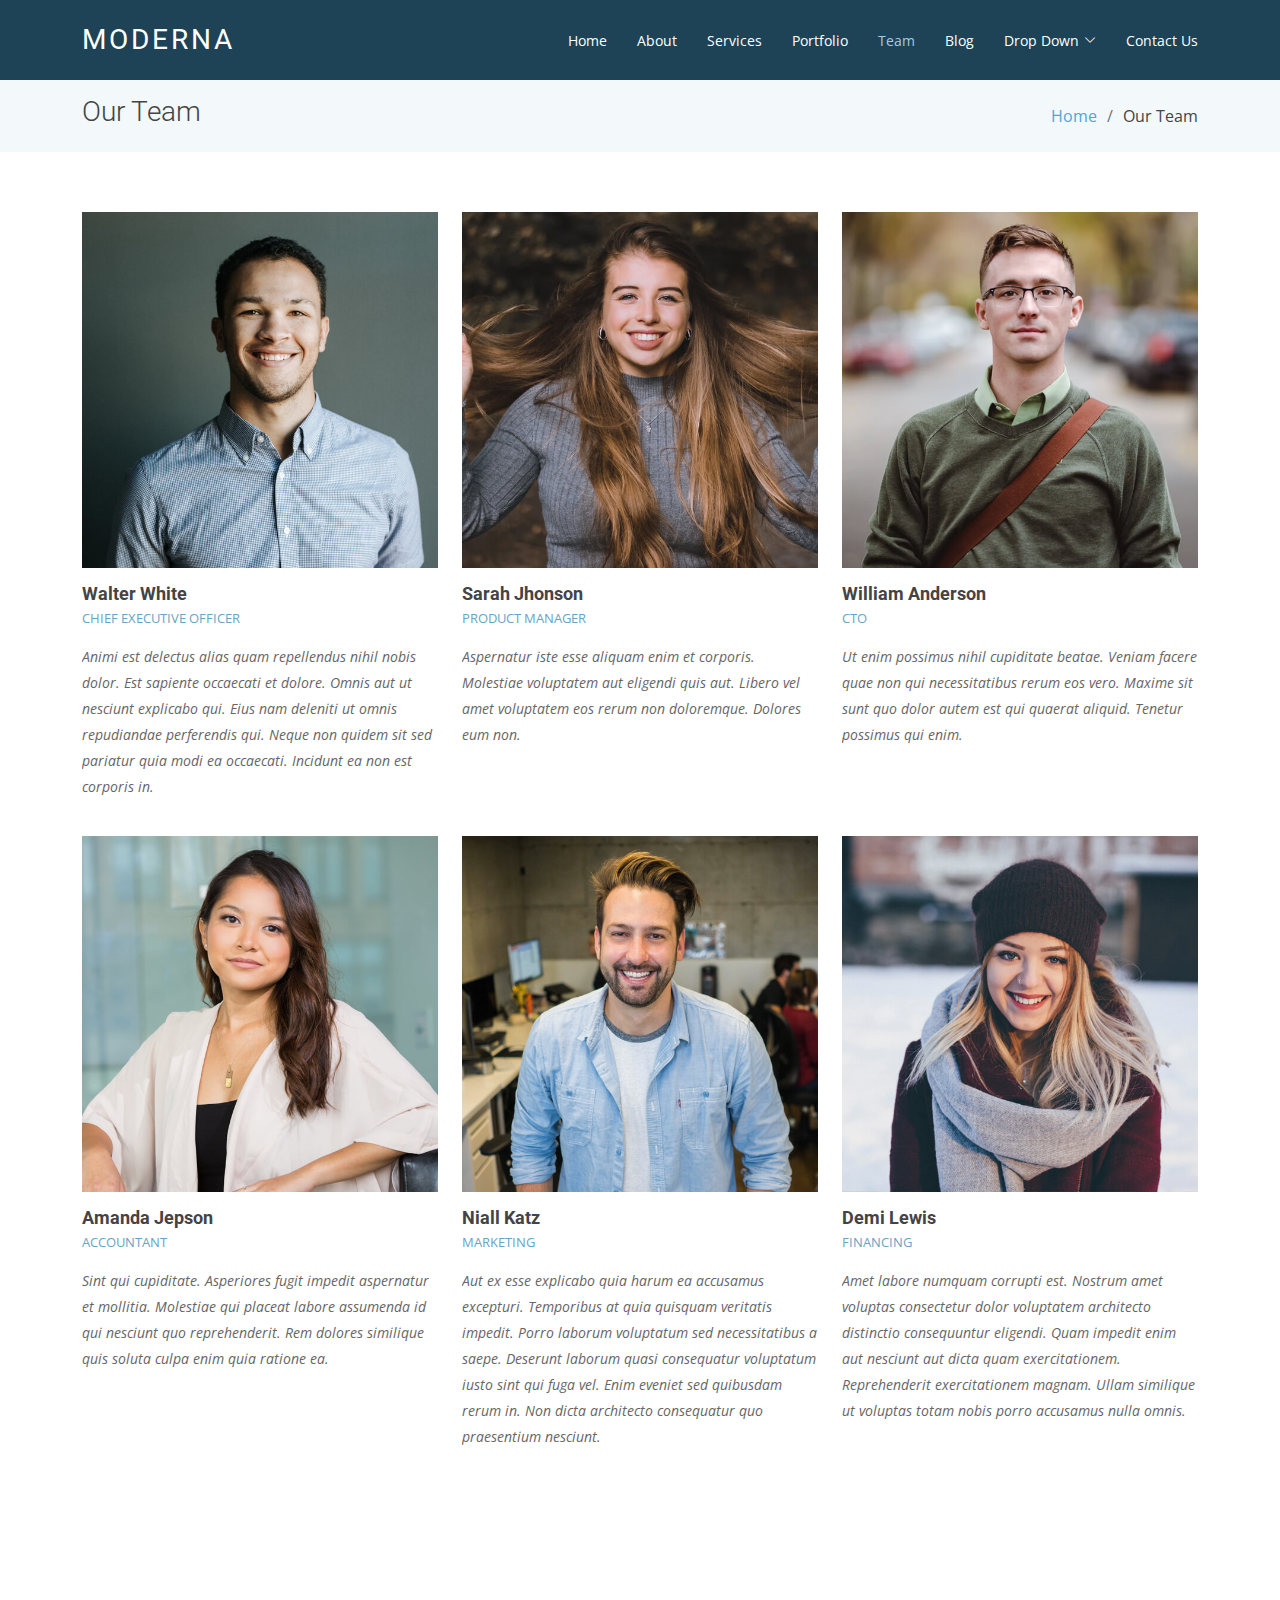
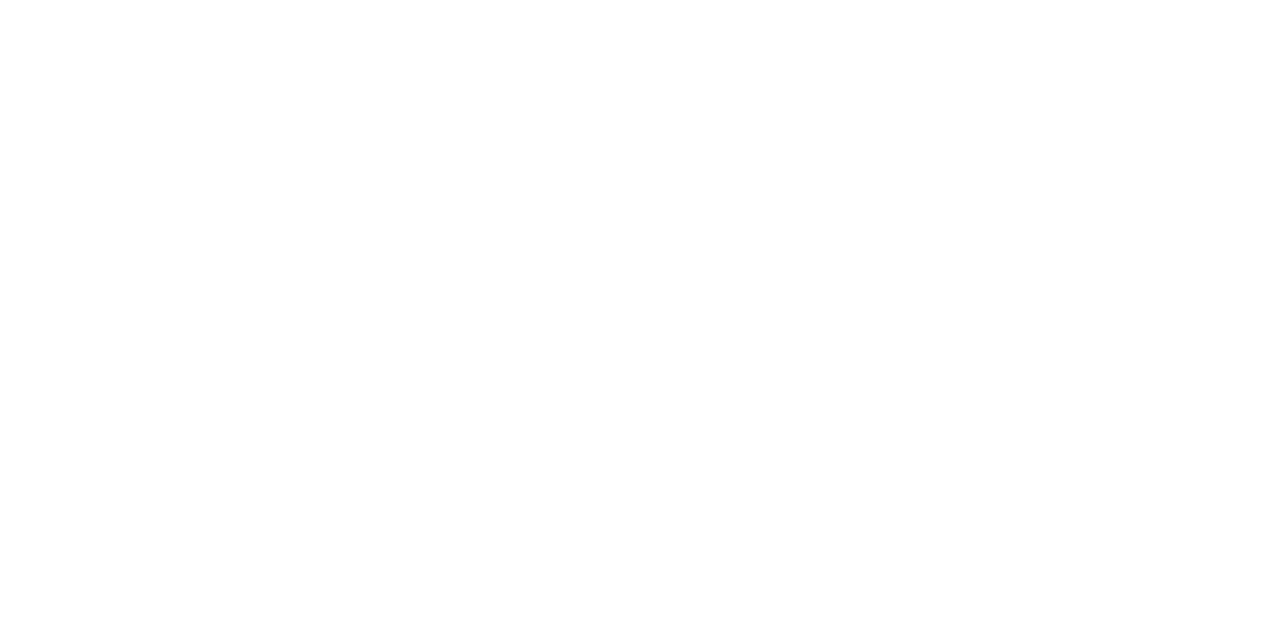
<file: web2/team.html>
<!DOCTYPE html>
<html lang="en">

<head>
  <meta charset="utf-8">
  <meta content="width=device-width, initial-scale=1.0" name="viewport">

  <title>Team - Moderna Bootstrap Template</title>
  <meta content="" name="description">
  <meta content="" name="keywords">

  <!-- Favicons -->
  <link href="assets/img/favicon.png" rel="icon">
  <link href="assets/img/apple-touch-icon.png" rel="apple-touch-icon">

  <!-- Google Fonts -->
  <link href="https://fonts.googleapis.com/css?family=Open+Sans:300,300i,400,400i,600,600i,700,700i|Roboto:300,300i,400,400i,500,500i,700,700i&display=swap" rel="stylesheet">

  <!-- Vendor CSS Files -->
  <link href="assets/vendor/animate.css/animate.min.css" rel="stylesheet">
  <link href="assets/vendor/aos/aos.css" rel="stylesheet">
  <link href="assets/vendor/bootstrap/css/bootstrap.min.css" rel="stylesheet">
  <link href="assets/vendor/bootstrap-icons/bootstrap-icons.css" rel="stylesheet">
  <link href="assets/vendor/boxicons/css/boxicons.min.css" rel="stylesheet">
  <link href="assets/vendor/glightbox/css/glightbox.min.css" rel="stylesheet">
  <link href="assets/vendor/swiper/swiper-bundle.min.css" rel="stylesheet">

  <!-- Template Main CSS File -->
  <link href="assets/css/style.css" rel="stylesheet">

  <!-- =======================================================
  * Template Name: Moderna
  * Updated: Mar 09 2023 with Bootstrap v5.2.3
  * Template URL: https://bootstrapmade.com/free-bootstrap-template-corporate-moderna/
  * Author: BootstrapMade.com
  * License: https://bootstrapmade.com/license/
  ======================================================== -->
</head>

<body>

  <!-- ======= Header ======= -->
  <header id="header" class="fixed-top d-flex align-items-center ">
    <div class="container d-flex justify-content-between align-items-center">

      <div class="logo">
        <h1 class="text-light"><a href="index.html"><span>Moderna</span></a></h1>
        <!-- Uncomment below if you prefer to use an image logo -->
        <!-- <a href="index.html"><img src="assets/img/logo.png" alt="" class="img-fluid"></a>-->
      </div>

      <nav id="navbar" class="navbar">
        <ul>
          <li><a class="" href="index.html">Home</a></li>
          <li><a href="about.html">About</a></li>
          <li><a href="services.html">Services</a></li>
          <li><a href="portfolio.html">Portfolio</a></li>
          <li><a class="active" href="team.html">Team</a></li>
          <li><a href="blog.html">Blog</a></li>
          <li class="dropdown"><a href="#"><span>Drop Down</span> <i class="bi bi-chevron-down"></i></a>
            <ul>
              <li><a href="#">Drop Down 1</a></li>
              <li class="dropdown"><a href="#"><span>Deep Drop Down</span> <i class="bi bi-chevron-right"></i></a>
                <ul>
                  <li><a href="#">Deep Drop Down 1</a></li>
                  <li><a href="#">Deep Drop Down 2</a></li>
                  <li><a href="#">Deep Drop Down 3</a></li>
                  <li><a href="#">Deep Drop Down 4</a></li>
                  <li><a href="#">Deep Drop Down 5</a></li>
                </ul>
              </li>
              <li><a href="#">Drop Down 2</a></li>
              <li><a href="#">Drop Down 3</a></li>
              <li><a href="#">Drop Down 4</a></li>
            </ul>
          </li>
          <li><a href="contact.html">Contact Us</a></li>
        </ul>
        <i class="bi bi-list mobile-nav-toggle"></i>
      </nav><!-- .navbar -->

    </div>
  </header><!-- End Header -->

  <main id="main">

    <!-- ======= Our Team Section ======= -->
    <section class="breadcrumbs">
      <div class="container">

        <div class="d-flex justify-content-between align-items-center">
          <h2>Our Team</h2>
          <ol>
            <li><a href="index.html">Home</a></li>
            <li>Our Team</li>
          </ol>
        </div>

      </div>
    </section><!-- End Our Team Section -->

    <!-- ======= Team Section ======= -->
    <section class="team" data-aos="fade-up" data-aos-easing="ease-in-out" data-aos-duration="500">
      <div class="container">

        <div class="row">

          <div class="col-lg-4 col-md-6 d-flex align-items-stretch">
            <div class="member">
              <div class="member-img">
                <img src="assets/img/team/team-1.jpg" class="img-fluid" alt="">
                <div class="social">
                  <a href=""><i class="bi bi-twitter"></i></a>
                  <a href=""><i class="bi bi-facebook"></i></a>
                  <a href=""><i class="bi bi-instagram"></i></a>
                  <a href=""><i class="bi bi-linkedin"></i></a>
                </div>
              </div>
              <div class="member-info">
                <h4>Walter White</h4>
                <span>Chief Executive Officer</span>
                <p>Animi est delectus alias quam repellendus nihil nobis dolor. Est sapiente occaecati et dolore. Omnis aut ut nesciunt explicabo qui. Eius nam deleniti ut omnis repudiandae perferendis qui. Neque non quidem sit sed pariatur quia modi ea occaecati. Incidunt ea non est corporis in.</p>
              </div>
            </div>
          </div>

          <div class="col-lg-4 col-md-6 d-flex align-items-stretch">
            <div class="member">
              <div class="member-img">
                <img src="assets/img/team/team-2.jpg" class="img-fluid" alt="">
                <div class="social">
                  <a href=""><i class="bi bi-twitter"></i></a>
                  <a href=""><i class="bi bi-facebook"></i></a>
                  <a href=""><i class="bi bi-instagram"></i></a>
                  <a href=""><i class="bi bi-linkedin"></i></a>
                </div>
              </div>
              <div class="member-info">
                <h4>Sarah Jhonson</h4>
                <span>Product Manager</span>
                <p>Aspernatur iste esse aliquam enim et corporis. Molestiae voluptatem aut eligendi quis aut. Libero vel amet voluptatem eos rerum non doloremque. Dolores eum non.</p>
              </div>
            </div>
          </div>

          <div class="col-lg-4 col-md-6 d-flex align-items-stretch">
            <div class="member">
              <div class="member-img">
                <img src="assets/img/team/team-3.jpg" class="img-fluid" alt="">
                <div class="social">
                  <a href=""><i class="bi bi-twitter"></i></a>
                  <a href=""><i class="bi bi-facebook"></i></a>
                  <a href=""><i class="bi bi-instagram"></i></a>
                  <a href=""><i class="bi bi-linkedin"></i></a>
                </div>
              </div>
              <div class="member-info">
                <h4>William Anderson</h4>
                <span>CTO</span>
                <p>Ut enim possimus nihil cupiditate beatae. Veniam facere quae non qui necessitatibus rerum eos vero. Maxime sit sunt quo dolor autem est qui quaerat aliquid. Tenetur possimus qui enim.</p>
              </div>
            </div>
          </div>

          <div class="col-lg-4 col-md-6 d-flex align-items-stretch">
            <div class="member">
              <div class="member-img">
                <img src="assets/img/team/team-4.jpg" class="img-fluid" alt="">
                <div class="social">
                  <a href=""><i class="bi bi-twitter"></i></a>
                  <a href=""><i class="bi bi-facebook"></i></a>
                  <a href=""><i class="bi bi-instagram"></i></a>
                  <a href=""><i class="bi bi-linkedin"></i></a>
                </div>
              </div>
              <div class="member-info">
                <h4>Amanda Jepson</h4>
                <span>Accountant</span>
                <p>Sint qui cupiditate. Asperiores fugit impedit aspernatur et mollitia. Molestiae qui placeat labore assumenda id qui nesciunt quo reprehenderit. Rem dolores similique quis soluta culpa enim quia ratione ea.</p>
              </div>
            </div>
          </div>

          <div class="col-lg-4 col-md-6 d-flex align-items-stretch">
            <div class="member">
              <div class="member-img">
                <img src="assets/img/team/team-5.jpg" class="img-fluid" alt="">
                <div class="social">
                  <a href=""><i class="bi bi-twitter"></i></a>
                  <a href=""><i class="bi bi-facebook"></i></a>
                  <a href=""><i class="bi bi-instagram"></i></a>
                  <a href=""><i class="bi bi-linkedin"></i></a>
                </div>
              </div>
              <div class="member-info">
                <h4>Niall Katz</h4>
                <span>Marketing</span>
                <p>Aut ex esse explicabo quia harum ea accusamus excepturi. Temporibus at quia quisquam veritatis impedit. Porro laborum voluptatum sed necessitatibus a saepe. Deserunt laborum quasi consequatur voluptatum iusto sint qui fuga vel. Enim eveniet sed quibusdam rerum in. Non dicta architecto consequatur quo praesentium nesciunt.</p>
              </div>
            </div>
          </div>

          <div class="col-lg-4 col-md-6 d-flex align-items-stretch">
            <div class="member">
              <div class="member-img">
                <img src="assets/img/team/team-6.jpg" class="img-fluid" alt="">
                <div class="social">
                  <a href=""><i class="bi bi-twitter"></i></a>
                  <a href=""><i class="bi bi-facebook"></i></a>
                  <a href=""><i class="bi bi-instagram"></i></a>
                  <a href=""><i class="bi bi-linkedin"></i></a>
                </div>
              </div>
              <div class="member-info">
                <h4>Demi Lewis</h4>
                <span>Financing</span>
                <p>Amet labore numquam corrupti est. Nostrum amet voluptas consectetur dolor voluptatem architecto distinctio consequuntur eligendi. Quam impedit enim aut nesciunt aut dicta quam exercitationem. Reprehenderit exercitationem magnam. Ullam similique ut voluptas totam nobis porro accusamus nulla omnis.</p>
              </div>
            </div>
          </div>

        </div>

      </div>
    </section><!-- End Team Section -->

  </main><!-- End #main -->

  <!-- ======= Footer ======= -->
  <footer id="footer" data-aos="fade-up" data-aos-easing="ease-in-out" data-aos-duration="500">

    <div class="footer-newsletter">
      <div class="container">
        <div class="row">
          <div class="col-lg-6">
            <h4>Our Newsletter</h4>
            <p>Tamen quem nulla quae legam multos aute sint culpa legam noster magna</p>
          </div>
          <div class="col-lg-6">
            <form action="" method="post">
              <input type="email" name="email"><input type="submit" value="Subscribe">
            </form>
          </div>
        </div>
      </div>
    </div>

    <div class="footer-top">
      <div class="container">
        <div class="row">

          <div class="col-lg-3 col-md-6 footer-links">
            <h4>Useful Links</h4>
            <ul>
              <li><i class="bx bx-chevron-right"></i> <a href="#">Home</a></li>
              <li><i class="bx bx-chevron-right"></i> <a href="#">About us</a></li>
              <li><i class="bx bx-chevron-right"></i> <a href="#">Services</a></li>
              <li><i class="bx bx-chevron-right"></i> <a href="#">Terms of service</a></li>
              <li><i class="bx bx-chevron-right"></i> <a href="#">Privacy policy</a></li>
            </ul>
          </div>

          <div class="col-lg-3 col-md-6 footer-links">
            <h4>Our Services</h4>
            <ul>
              <li><i class="bx bx-chevron-right"></i> <a href="#">Web Design</a></li>
              <li><i class="bx bx-chevron-right"></i> <a href="#">Web Development</a></li>
              <li><i class="bx bx-chevron-right"></i> <a href="#">Product Management</a></li>
              <li><i class="bx bx-chevron-right"></i> <a href="#">Marketing</a></li>
              <li><i class="bx bx-chevron-right"></i> <a href="#">Graphic Design</a></li>
            </ul>
          </div>

          <div class="col-lg-3 col-md-6 footer-contact">
            <h4>Contact Us</h4>
            <p>
              A108 Adam Street <br>
              New York, NY 535022<br>
              United States <br><br>
              <strong>Phone:</strong> +1 5589 55488 55<br>
              <strong>Email:</strong> info@example.com<br>
            </p>

          </div>

          <div class="col-lg-3 col-md-6 footer-info">
            <h3>About Moderna</h3>
            <p>Cras fermentum odio eu feugiat lide par naso tierra. Justo eget nada terra videa magna derita valies darta donna mare fermentum iaculis eu non diam phasellus.</p>
            <div class="social-links mt-3">
              <a href="#" class="twitter"><i class="bx bxl-twitter"></i></a>
              <a href="#" class="facebook"><i class="bx bxl-facebook"></i></a>
              <a href="#" class="instagram"><i class="bx bxl-instagram"></i></a>
              <a href="#" class="linkedin"><i class="bx bxl-linkedin"></i></a>
            </div>
          </div>

        </div>
      </div>
    </div>

    <div class="container">
      <div class="copyright">
        &copy; Copyright. All Rights Reserved
      </div>
      <div class="credits">
        <!-- All the links in the footer should remain intact. -->
        <!-- You can delete the links only if you purchased the pro version. -->
        <!-- Licensing information: https://bootstrapmade.com/license/ -->
        <!-- Purchase the pro version with working PHP/AJAX contact form: https://bootstrapmade.com/free-bootstrap-template-corporate-moderna/ -->
      </div>
    </div>
  </footer><!-- End Footer -->

  <a href="#" class="back-to-top d-flex align-items-center justify-content-center"><i class="bi bi-arrow-up-short"></i></a>

  <!-- Vendor JS Files -->
  <script src="assets/vendor/purecounter/purecounter_vanilla.js"></script>
  <script src="assets/vendor/aos/aos.js"></script>
  <script src="assets/vendor/bootstrap/js/bootstrap.bundle.min.js"></script>
  <script src="assets/vendor/glightbox/js/glightbox.min.js"></script>
  <script src="assets/vendor/isotope-layout/isotope.pkgd.min.js"></script>
  <script src="assets/vendor/swiper/swiper-bundle.min.js"></script>
  <script src="assets/vendor/waypoints/noframework.waypoints.js"></script>
  <script src="assets/vendor/php-email-form/validate.js"></script>

  <!-- Template Main JS File -->
  <script src="assets/js/main.js"></script>

</body>

</html>
</file>
<file: Web1/css/tooplate-style.css>
/*
Template 2109 The Card
http://www.tooplate.com/view/2109-the-card
*/

* {
  margin: 0;
  padding: 0;
}

body {
  font-family: "Open Sans", Helvetica, Arial, sans-serif;
  font-size: 19px;
  color: #ffffff;
  overflow-x: hidden;
  background: #25332e;
}

a {
  transition: all 0.2s;
}

footer a:link, footer a:visited {
	color: #FFF;
}
.tm-text-blue {
  color: #00ccfc;
}

.tm-main-container {
  position: relative;
  height: 100%;
}

.tm-top-container {
  display: flex;
  flex-direction: row-reverse;
  align-items: flex-start;
  justify-content: space-between;
}

.tm-navbar-menu {
  display: block;
  color: black;
  background: white;
  padding: 10px 20px;
  margin-bottom: 18px;
  width: 95px;
  margin-right: 0;
  margin-left: auto;
  text-align: center;
}

.tm-navbar-menu:hover {
  color: #950000;
  text-decoration: none;
}

.tm-nav {
  margin: 30px;
  text-transform: uppercase;
}

.tm-nav-links {
  list-style: none;
}

.tm-nav-link:link,
.tm-nav-link:visited {
  color: black;
  background-color: white;
  padding: 10px 40px;
  display: block;
  margin-bottom: 6px;
  text-align: center;
}

.tm-nav-item.active .tm-nav-link,
.tm-nav-link:hover,
.tm-nav-link:focus {
  text-decoration: none;
  color: #950000;
}

.tm-bg-dark {
  background: rgba(0, 0, 0, 0.7);
}

.tm-site-header-box {
  display: inline-block;
  padding: 40px 80px 40px 40px;
  margin: 40px 40px 100px;
}

.tm-site-title {
  font-size: 3.6rem;
  text-transform: uppercase;
}

.tm-site-subtitle {
  color: #cdffd0;
  font-size: 1.4rem;
  font-weight: 300;
}

.tm-content {
  padding-bottom: 50px;
  display: flex;
  justify-content: flex-end;
  width: 100%;
}

.tm-section {
  margin-right: 75px;
  max-width: 100%;
}

.tm-section-title {
  font-size: 3.4rem;
  margin-left: 40px;
  text-transform: uppercase;
}

.tm-textbox {
  padding: 45px;
  font-size: 1.1rem;
  color: #c5c7c6;
  line-height: 1.8;
}

.tm-textbox-2 {
  padding: 60px 40px 60px;
}

.tm-section-0 {
  margin-top: 70px;
  max-width: 575px;
}
.tm-section-1 {
  margin-top: 70px;
  max-width: 420px;
}

.tm-link:link,
.tm-link:visited {
  background-color: white;
  padding: 15px 30px;
  color: black;
  border-radius: 5px;
  display: inline-block;
  margin-left: 40px;
  margin-top: 25px;
}

.tm-link:focus,
.tm-link:hover {
  text-decoration: none;
  color: #950000;
}

.tm-bottom-container {
  position: absolute;
  bottom: 0;
  left: 0;
}

.tm-bottom-container.non-sticky {
  position: static;
}

.tm-barcode-box {
  margin-bottom: 30px;
  margin-left: 95px;
}

footer {
  font-weight: 300;
  margin-bottom: 30px;
  margin-left: 40px;
  font-size: 0.95rem;
  margin-right: 40px;
  line-height: 2;
}

/* Image Gallery */
.tm-gallery {
  max-width: 860px;
  margin: 0 auto;
}

.tm-gallery-item {
  margin: 0 10px;
}

.slick-dots {
  bottom: 5px;
}

.slick-dots li {
  background-color: white;
  width: 40px;
  height: 40px;
  margin: 5px 3px;
  transition: all 0.2s;
}

.slick-dots li:hover,
.slick-dots li.slick-active {
  background-color: #a20015;
}

.slick-dots li:hover a:not([href]):not([tabindex]),
.slick-dots li.slick-active a:not([href]):not([tabindex]) {
  color: white;
}

.slick-dots li a:not([href]):not([tabindex]) {
  color: black;
  display: block;
  margin-top: 5px;
}

/* Image Hover effect */
.grid {
  position: relative;
  clear: both;
  margin: 0 auto;
  padding: 1em 0 4em;
  max-width: 880px;
  width: 100%;
  list-style: none;
  text-align: center;
}

/* Common style */
.grid figure {
  position: relative;
  float: left;
  overflow: hidden;
  max-width: 200px;
  height: auto;
  background: #3085a3;
  text-align: center;
  cursor: pointer;
}

.grid figure img {
  position: relative;
  display: block;
  min-height: 100%;
  max-width: 100%;
  opacity: 0.8;
}

.grid figure figcaption {
  padding: 2em;
  color: #fff;
  text-transform: uppercase;
  font-size: 1.25em;
  -webkit-backface-visibility: hidden;
  backface-visibility: hidden;
}

.grid figure figcaption::before,
.grid figure figcaption::after {
  pointer-events: none;
}

.grid figure figcaption,
.grid figure figcaption > a {
  position: absolute;
  top: 0;
  left: 0;
  width: 100%;
  height: 100%;
}

/* Anchor will cover the whole item by default */
/* For some effects it will show as a button */
.grid figure figcaption > a {
  z-index: 1000;
  text-indent: 200%;
  white-space: nowrap;
  font-size: 0;
  opacity: 0;
}

.grid figure h2 {
  word-spacing: -0.15em;
  font-weight: 300;
}

.grid figure h2 span {
  font-weight: 800;
}

.grid figure h2,
.grid figure p {
  margin: 0;
}

.grid figure p {
  letter-spacing: 1px;
  font-size: 68.5%;
}

/*-----------------*/
/***** Goliath *****/
/*-----------------*/

figure.effect-goliath {
  background: #df4e4e;
}

figure.effect-goliath img,
figure.effect-goliath h2 {
  -webkit-transition: -webkit-transform 0.35s;
  transition: transform 0.35s;
}

figure.effect-goliath img {
  -webkit-backface-visibility: hidden;
  backface-visibility: hidden;
}

figure.effect-goliath h2 {
  font-size: 1.3rem;
}
figure.effect-goliath h2,
figure.effect-goliath p {
  position: absolute;
  bottom: 0;
  left: 0;
  padding: 30px;
}

figure.effect-goliath p {
  text-transform: none;
  font-size: 1rem;
  padding: 15px 10px;
  opacity: 0;
  -webkit-transition: opacity 0.35s, -webkit-transform 0.35s;
  transition: opacity 0.35s, transform 0.35s;
  -webkit-transform: translate3d(0, 50px, 0);
  transform: translate3d(0, 50px, 0);
}

figure.effect-goliath:hover img {
  -webkit-transform: translate3d(0, -80px, 0);
  transform: translate3d(0, -80px, 0);
}

figure.effect-goliath:hover h2 {
  -webkit-transform: translate3d(0, -100px, 0);
  transform: translate3d(0, -100px, 0);
}

figure.effect-goliath:hover p {
  opacity: 1;
  -webkit-transform: translate3d(0, 0, 0);
  transform: translate3d(0, 0, 0);
}

/* Contact */
.tm-section-3 {
  width: 100%;
  max-width: 400px;
  margin-left: 40px;
  margin-right: auto;
  margin-top: -50px;
}

.tm-contact-form {
  background-color: rgba(255, 255, 255, 0.7);
  padding: 60px;
}

.form-control {
  border-radius: 0;
  border: none;
  border-bottom: 1px solid black;
  background-color: transparent;
  color: black;
  padding: 10px 0;
}

.form-control:focus {
  box-shadow: none;
  background-color: transparent;
  border-color: #950000;
}

.form-control::placeholder {
  /* Chrome, Firefox, Opera, Safari 10.1+ */
  color: black;
  opacity: 1; /* Firefox */
}

.form-control:-ms-input-placeholder {
  /* Internet Explorer 10-11 */
  color: black;
}

.form-control::-ms-input-placeholder {
  /* Microsoft Edge */
  color: black;
}

.tm-fl-right {
  float: right;
}

.tm-send-btn {
  border-radius: 0;
  background-color: transparent;
  border: none;
  border-top: 1px solid transparent;
  border-bottom: 1px solid black;
  transition: all 0.2s;
}

.tm-send-btn:hover {
  border-top: 1px solid black;
}

.btn:focus {
  box-shadow: none;
}

.tm-footer-link:link,
.tm-footer-link:visited {
  color: white;
}

.tm-footer-link:focus,
.tm-footer-link:hover {
  color: #cdffd0;
  text-decoration: none;
}

/* Loader */
#loader-wrapper {
  position: fixed;
  top: 0;
  left: 0;
  width: 100%;
  height: 100%;
  z-index: 2000;
}
#loader {
  display: block;
  position: relative;
  left: 50%;
  top: 50%;
  width: 150px;
  height: 150px;
  margin: -75px 0 0 -75px;
  border-radius: 50%;
  border: 3px solid transparent;
  border-top-color: #3498db;

  -webkit-animation: spin 2s linear infinite; /* Chrome, Opera 15+, Safari 5+ */
  animation: spin 2s linear infinite; /* Chrome, Firefox 16+, IE 10+, Opera */

  z-index: 10001;
}

#loader:before {
  content: "";
  position: absolute;
  top: 5px;
  left: 5px;
  right: 5px;
  bottom: 5px;
  border-radius: 50%;
  border: 3px solid transparent;
  border-top-color: #e74c3c;

  -webkit-animation: spin 3s linear infinite; /* Chrome, Opera 15+, Safari 5+ */
  animation: spin 3s linear infinite; /* Chrome, Firefox 16+, IE 10+, Opera */
}

#loader:after {
  content: "";
  position: absolute;
  top: 15px;
  left: 15px;
  right: 15px;
  bottom: 15px;
  border-radius: 50%;
  border: 3px solid transparent;
  border-top-color: #f9c922;

  -webkit-animation: spin 1.5s linear infinite; /* Chrome, Opera 15+, Safari 5+ */
  animation: spin 1.5s linear infinite; /* Chrome, Firefox 16+, IE 10+, Opera */
}

@-webkit-keyframes spin {
  0% {
    -webkit-transform: rotate(0deg); /* Chrome, Opera 15+, Safari 3.1+ */
    -ms-transform: rotate(0deg); /* IE 9 */
    transform: rotate(0deg); /* Firefox 16+, IE 10+, Opera */
  }
  100% {
    -webkit-transform: rotate(360deg); /* Chrome, Opera 15+, Safari 3.1+ */
    -ms-transform: rotate(360deg); /* IE 9 */
    transform: rotate(360deg); /* Firefox 16+, IE 10+, Opera */
  }
}
@keyframes spin {
  0% {
    -webkit-transform: rotate(0deg); /* Chrome, Opera 15+, Safari 3.1+ */
    -ms-transform: rotate(0deg); /* IE 9 */
    transform: rotate(0deg); /* Firefox 16+, IE 10+, Opera */
  }
  100% {
    -webkit-transform: rotate(360deg); /* Chrome, Opera 15+, Safari 3.1+ */
    -ms-transform: rotate(360deg); /* IE 9 */
    transform: rotate(360deg); /* Firefox 16+, IE 10+, Opera */
  }
}

#loader-wrapper .loader-section {
  position: fixed;
  top: 0;
  width: 51%;
  height: 100%;
  background: #222222;
  z-index: 1000;
  -webkit-transform: translateX(0); /* Chrome, Opera 15+, Safari 3.1+ */
  -ms-transform: translateX(0); /* IE 9 */
  transform: translateX(0); /* Firefox 16+, IE 10+, Opera */
}

#loader-wrapper .loader-section.section-left {
  left: 0;
}

#loader-wrapper .loader-section.section-right {
  right: 0;
}

/* Loaded */
.loaded #loader-wrapper .loader-section.section-left {
  -webkit-transform: translateX(-100%); /* Chrome, Opera 15+, Safari 3.1+ */
  -ms-transform: translateX(-100%); /* IE 9 */
  transform: translateX(-100%); /* Firefox 16+, IE 10+, Opera */

  -webkit-transition: all 0.7s 0.3s cubic-bezier(0.645, 0.045, 0.355, 1);
  transition: all 0.7s 0.3s cubic-bezier(0.645, 0.045, 0.355, 1);
}

.loaded #loader-wrapper .loader-section.section-right {
  -webkit-transform: translateX(100%); /* Chrome, Opera 15+, Safari 3.1+ */
  -ms-transform: translateX(100%); /* IE 9 */
  transform: translateX(100%); /* Firefox 16+, IE 10+, Opera */

  -webkit-transition: all 0.7s 0.3s cubic-bezier(0.645, 0.045, 0.355, 1);
  transition: all 0.7s 0.3s cubic-bezier(0.645, 0.045, 0.355, 1);
}

.loaded #loader {
  opacity: 0;
  -webkit-transition: all 0.3s ease-out;
  transition: all 0.3s ease-out;
}
.loaded #loader-wrapper {
  visibility: hidden;

  -webkit-transform: translateY(-100%); /* Chrome, Opera 15+, Safari 3.1+ */
  -ms-transform: translateY(-100%); /* IE 9 */
  transform: translateY(-100%); /* Firefox 16+, IE 10+, Opera */

  -webkit-transition: all 0.3s 1s ease-out;
  transition: all 0.3s 1s ease-out;
}

/* JavaScript Turned Off */
.no-js #loader-wrapper {
  display: none;
}

@media (max-width: 991px) {
  .tm-bottom-container {
    position: static;
  }

  .grid {
    max-width: 640px;
  }
}

@media (max-width: 767px) {
  .tm-site-title {
    font-size: 3rem;
  }
  .tm-top-container {
    flex-direction: column-reverse;
  }

  .tm-site-header-box {
    margin-bottom: 0;
  }

  .tm-nav {
    align-self: flex-end;
    margin-right: 40px;
  }

  .tm-section {
    margin: 0 auto;
    padding-left: 15px;
    padding-right: 15px;
    width: 100%;
  }

  .tm-section-title {
    margin-left: 0;
    font-size: 3rem;
  }

  .grid {
    max-width: 420px;
  }

  .slick-dots {
    bottom: -35px;
  }
}

@media (max-width: 480px) {
  .grid {
    max-width: 220px;
  }

  .slick-dots {
    position: static;
    margin-top: 30px;
  }

  .slick-dotted.slick-slider {
    margin-bottom: 0;
    padding-bottom: 0;
  }

  .tm-section-title {
    font-size: 2.4rem;
  }
}

.tm-static {
  position: static;
}
</file>
<file: web2/assets/css/style.css>
/**
* Template Name: Moderna
* Updated: Mar 09 2023 with Bootstrap v5.2.3
* Template URL: https://bootstrapmade.com/free-bootstrap-template-corporate-moderna/
* Author: BootstrapMade.com
* License: https://bootstrapmade.com/license/
*/

/*--------------------------------------------------------------
# General
--------------------------------------------------------------*/
body {
  font-family: "Open Sans", sans-serif;
  color: #444;
}

a {
  color: #4fa6d5;
  text-decoration: none;
}

a:hover {
  color: #45beff;
  text-decoration: none;
}

h1,
h2,
h3,
h4,
h5,
h6,
.font-primary {
  font-family: "Roboto", sans-serif;
}

/*--------------------------------------------------------------
# Back to top button
--------------------------------------------------------------*/
.back-to-top {
  position: fixed;
  visibility: hidden;
  opacity: 0;
  right: 15px;
  bottom: 15px;
  z-index: 99999;
  background: #68A4C4;
  width: 40px;
  height: 40px;
  border-radius: 4px;
  transition: all 0.4s;
}

.back-to-top i {
  font-size: 24px;
  color: #fff;
  line-height: 0;
}

.back-to-top:hover {
  background: #85b6cf;
  color: #fff;
}

.back-to-top.active {
  visibility: visible;
  opacity: 1;
}

/*--------------------------------------------------------------
# Header
--------------------------------------------------------------*/
#header {
  height: 80px;
  transition: all 0.5s;
  z-index: 997;
  transition: all 0.5s;
  background: #1e4356;
}

#header.header-transparent {
  background: none;
}

#header.header-scrolled {
  background: rgba(30, 67, 86, 0.8);
  height: 60px;
}

#header .logo h1 {
  font-size: 28px;
  margin: 0;
  padding: 4px 0;
  line-height: 1;
  font-weight: 400;
  letter-spacing: 3px;
  text-transform: uppercase;
}

#header .logo h1 a,
#header .logo h1 a:hover {
  color: #fff;
  text-decoration: none;
}

#header .logo img {
  padding: 0;
  margin: 0;
  max-height: 40px;
}

#main {
  margin-top: 80px;
}

/*--------------------------------------------------------------
# Navigation Menu
--------------------------------------------------------------*/
/**
* Desktop Navigation 
*/
.navbar {
  padding: 0;
}

.navbar ul {
  margin: 0;
  padding: 0;
  display: flex;
  list-style: none;
  align-items: center;
}

.navbar li {
  position: relative;
}

.navbar a,
.navbar a:focus {
  display: flex;
  align-items: center;
  justify-content: space-between;
  padding: 10px 0 10px 30px;
  font-family: "Open Sans", sans-serif;
  font-size: 14px;
  color: #fff;
  white-space: nowrap;
  transition: 0.3s;
}

.navbar a i,
.navbar a:focus i {
  font-size: 12px;
  line-height: 0;
  margin-left: 5px;
}

.navbar a:hover,
.navbar .active,
.navbar .active:focus,
.navbar li:hover>a {
  color: #a2cce3;
}

.navbar .dropdown ul {
  display: block;
  position: absolute;
  left: 14px;
  top: calc(100% + 30px);
  margin: 0;
  padding: 10px 0;
  z-index: 99;
  opacity: 0;
  visibility: hidden;
  background: #fff;
  box-shadow: 0px 0px 30px rgba(127, 137, 161, 0.25);
  transition: 0.3s;
}

.navbar .dropdown ul li {
  min-width: 200px;
}

.navbar .dropdown ul a {
  padding: 10px 20px;
  font-size: 14px;
  text-transform: none;
  color: #1c3745;
}

.navbar .dropdown ul a i {
  font-size: 12px;
}

.navbar .dropdown ul a:hover,
.navbar .dropdown ul .active:hover,
.navbar .dropdown ul li:hover>a {
  color: #68A4C4;
}

.navbar .dropdown:hover>ul {
  opacity: 1;
  top: 100%;
  visibility: visible;
}

.navbar .dropdown .dropdown ul {
  top: 0;
  left: calc(100% - 30px);
  visibility: hidden;
}

.navbar .dropdown .dropdown:hover>ul {
  opacity: 1;
  top: 0;
  left: 100%;
  visibility: visible;
}

@media (max-width: 1366px) {
  .navbar .dropdown .dropdown ul {
    left: -90%;
  }

  .navbar .dropdown .dropdown:hover>ul {
    left: -100%;
  }
}

/**
* Mobile Navigation 
*/
.mobile-nav-toggle {
  color: #fff;
  font-size: 28px;
  cursor: pointer;
  display: none;
  line-height: 0;
  transition: 0.5s;
}

@media (max-width: 991px) {
  .mobile-nav-toggle {
    display: block;
  }

  .navbar ul {
    display: none;
  }
}

.navbar-mobile {
  position: fixed;
  overflow: hidden;
  top: 0;
  right: 0;
  left: 0;
  bottom: 0;
  background: rgba(17, 38, 48, 0.9);
  transition: 0.3s;
}

.navbar-mobile .mobile-nav-toggle {
  position: absolute;
  top: 15px;
  right: 15px;
}

.navbar-mobile ul {
  display: block;
  position: absolute;
  top: 55px;
  right: 15px;
  bottom: 15px;
  left: 15px;
  padding: 10px 0;
  background-color: #fff;
  overflow-y: auto;
  transition: 0.3s;
}

.navbar-mobile a,
.navbar-mobile a:focus {
  padding: 10px 20px;
  font-size: 15px;
  color: #1e4356;
}

.navbar-mobile a:hover,
.navbar-mobile .active,
.navbar-mobile li:hover>a {
  color: #68A4C4;
}

.navbar-mobile .getstarted,
.navbar-mobile .getstarted:focus {
  margin: 15px;
}

.navbar-mobile .dropdown ul {
  position: static;
  display: none;
  margin: 10px 20px;
  padding: 10px 0;
  z-index: 99;
  opacity: 1;
  visibility: visible;
  background: #fff;
  box-shadow: 0px 0px 30px rgba(127, 137, 161, 0.25);
}

.navbar-mobile .dropdown ul li {
  min-width: 200px;
}

.navbar-mobile .dropdown ul a {
  padding: 10px 20px;
}

.navbar-mobile .dropdown ul a i {
  font-size: 12px;
}

.navbar-mobile .dropdown ul a:hover,
.navbar-mobile .dropdown ul .active:hover,
.navbar-mobile .dropdown ul li:hover>a {
  color: #68A4C4;
}

.navbar-mobile .dropdown>.dropdown-active {
  display: block;
}

/*--------------------------------------------------------------
# Hero Section
--------------------------------------------------------------*/
#hero {
  width: 100%;
  height: 90vh;
  overflow: hidden;
  position: relative;
}

#hero::after {
  content: "";
  position: absolute;
  left: 50%;
  top: 0;
  width: 130%;
  height: 95%;
  background: linear-gradient(to right, rgba(30, 67, 86, 0.8), rgba(30, 67, 86, 0.6)), url("../img/hero-bg.jpg") center top no-repeat;
  z-index: 0;
  border-radius: 0 0 50% 50%;
  transform: translateX(-50%) rotate(0deg);
}

#hero::before {
  content: "";
  position: absolute;
  left: 50%;
  top: 0;
  width: 130%;
  height: 96%;
  background: #68A4C4;
  opacity: 0.3;
  z-index: 0;
  border-radius: 0 0 50% 50%;
  transform: translateX(-50%) translateY(18px) rotate(2deg);
}

#hero .carousel-container {
  display: flex;
  justify-content: center;
  align-items: center;
  flex-direction: column;
  text-align: center;
  bottom: 0;
  top: 0;
  left: 0;
  right: 0;
}

#hero h2 {
  color: #fff;
  margin-bottom: 30px;
  font-size: 48px;
  font-weight: 700;
}

#hero p {
  width: 80%;
  animation-delay: 0.4s;
  margin: 0 auto 30px auto;
  color: #fff;
}

#hero .carousel-control-prev,
#hero .carousel-control-next {
  width: 10%;
}

#hero .carousel-control-next-icon,
#hero .carousel-control-prev-icon {
  background: none;
  font-size: 48px;
  line-height: 1;
  width: auto;
  height: auto;
}

#hero .btn-get-started {
  font-family: "Roboto", sans-serif;
  font-weight: 500;
  font-size: 14px;
  letter-spacing: 1px;
  display: inline-block;
  padding: 12px 32px;
  border-radius: 50px;
  transition: 0.5s;
  line-height: 1;
  margin: 10px;
  color: #fff;
  animation-delay: 0.8s;
  border: 2px solid #68A4C4;
}

#hero .btn-get-started:hover {
  background: #68A4C4;
  color: #fff;
  text-decoration: none;
}

@media (min-width: 1024px) {
  #hero p {
    width: 60%;
  }

  #hero .carousel-control-prev,
  #hero .carousel-control-next {
    width: 5%;
  }
}

@media (max-width: 768px) {
  #hero::after {
    width: 180%;
    height: 95%;
    border-radius: 0 0 50% 50%;
    transform: translateX(-50%) rotate(0deg);
  }

  #hero::before {
    top: 0;
    width: 180%;
    height: 94%;
    border-radius: 0 0 50% 50%;
    transform: translateX(-50%) translateY(20px) rotate(4deg);
  }
}

@media (max-width: 575px) {
  #hero h2 {
    font-size: 30px;
  }

  #hero::after {
    left: 40%;
    top: 0;
    width: 200%;
    height: 95%;
    border-radius: 0 0 50% 50%;
    transform: translateX(-50%) rotate(0deg);
  }

  #hero::before {
    left: 50%;
    top: 0;
    width: 200%;
    height: 94%;
    border-radius: 0 0 50% 50%;
    transform: translateX(-50%) translateY(20px) rotate(4deg);
  }
}

/*--------------------------------------------------------------
# Hero No Slider Section
--------------------------------------------------------------*/
#hero-no-slider {
  width: 100%;
  height: 100vh;
  overflow: hidden;
  position: relative;
  text-align: center;
}

#hero-no-slider::before {
  content: "";
  position: absolute;
  left: 0;
  top: 0;
  right: 0;
  bottom: 0;
  background: linear-gradient(to right, rgba(30, 67, 86, 0.8), rgba(30, 67, 86, 0.6)), url("../img/hero-bg.jpg") center top no-repeat;
}

#hero-no-slider h2 {
  color: #fff;
  margin-bottom: 15px;
  font-size: 48px;
  font-weight: 700;
}

#hero-no-slider p {
  color: #fff;
}

#hero-no-slider .btn-get-started {
  font-family: "Roboto", sans-serif;
  font-weight: 500;
  font-size: 14px;
  letter-spacing: 1px;
  display: inline-block;
  padding: 12px 32px;
  border-radius: 50px;
  transition: 0.5s;
  line-height: 1;
  margin: 10px;
  color: #fff;
  animation-delay: 0.8s;
  border: 2px solid #68A4C4;
}

#hero-no-slider .btn-get-started:hover {
  background: #68A4C4;
  color: #fff;
  text-decoration: none;
}

@media (max-width: 575px) {
  #hero-no-slider h2 {
    font-size: 30px;
  }
}

/*--------------------------------------------------------------
# Sections General
--------------------------------------------------------------*/
section {
  padding: 60px 0;
}

.section-bg {
  background-color: #f3f8fa;
}

.section-title {
  text-align: center;
  padding-bottom: 30px;
}

.section-title h2 {
  font-size: 28px;
  font-weight: 400;
  margin-bottom: 20px;
  padding-bottom: 20px;
  position: relative;
}

.section-title h2::before {
  content: "";
  position: absolute;
  display: block;
  width: 120px;
  height: 1px;
  background: #ddd;
  bottom: 1px;
  left: calc(50% - 60px);
}

.section-title h2::after {
  content: "";
  position: absolute;
  display: block;
  width: 40px;
  height: 3px;
  background: #68A4C4;
  bottom: 0;
  left: calc(50% - 20px);
}

.section-title p {
  margin-bottom: 0;
}

/*--------------------------------------------------------------
# Breadcrumbs
--------------------------------------------------------------*/
.breadcrumbs {
  padding: 15px 0;
  background-color: #f3f8fa;
  min-height: 40px;
}

.breadcrumbs h2 {
  font-size: 28px;
  font-weight: 300;
}

.breadcrumbs ol {
  display: flex;
  flex-wrap: wrap;
  list-style: none;
  padding: 0;
  margin: 0;
}

.breadcrumbs ol li+li {
  padding-left: 10px;
}

.breadcrumbs ol li+li::before {
  display: inline-block;
  padding-right: 10px;
  color: #6c757d;
  content: "/";
}

@media (max-width: 768px) {
  .breadcrumbs .d-flex {
    display: block !important;
  }

  .breadcrumbs ol {
    display: block;
  }

  .breadcrumbs ol li {
    display: inline-block;
  }
}

/*--------------------------------------------------------------
# Our Services
--------------------------------------------------------------*/
.services {
  padding-bottom: 20px;
}

.services .icon-box {
  padding: 30px;
  position: relative;
  overflow: hidden;
  margin: 0 0 40px 0;
  background: #fff;
  box-shadow: 0 5px 26px 0 rgba(68, 88, 144, 0.14);
  transition: all 0.3s ease-in-out;
  text-align: center;
  border: 1px solid #fff;
}

.services .icon {
  margin: 0 auto 20px auto;
  padding-top: 17px;
  display: inline-block;
  text-align: center;
  border-radius: 50%;
  width: 72px;
  height: 72px;
}

.services .icon i {
  font-size: 36px;
  line-height: 1;
}

.services .title {
  font-weight: 700;
  margin-bottom: 15px;
  font-size: 18px;
}

.services .title a {
  color: #111;
}

.services .description {
  font-size: 15px;
  line-height: 28px;
  margin-bottom: 0;
}

.services .icon-box-pink .icon {
  background: #fceef3;
}

.services .icon-box-pink .icon i {
  color: #ff689b;
}

.services .icon-box-pink:hover {
  border-color: #ff689b;
}

.services .icon-box-cyan .icon {
  background: #e6fdfc;
}

.services .icon-box-cyan .icon i {
  color: #3fcdc7;
}

.services .icon-box-cyan:hover {
  border-color: #3fcdc7;
}

.services .icon-box-green .icon {
  background: #eafde7;
}

.services .icon-box-green .icon i {
  color: #41cf2e;
}

.services .icon-box-green:hover {
  border-color: #41cf2e;
}

.services .icon-box-blue .icon {
  background: #e1eeff;
}

.services .icon-box-blue .icon i {
  color: #2282ff;
}

.services .icon-box-blue:hover {
  border-color: #2282ff;
}

/*--------------------------------------------------------------
# Why Us
--------------------------------------------------------------*/
.why-us .container {
  box-shadow: 0 5px 25px 0 rgba(214, 215, 216, 0.6);
  background: #fff;
}

.why-us .icon-box+.icon-box {
  margin-top: 50px;
}

.why-us .icon-box .icon {
  float: left;
  display: flex;
  align-items: center;
  justify-content: center;
  width: 72px;
  height: 72px;
  background: #f3f8fa;
  border-radius: 6px;
  transition: 0.5s;
}

.why-us .icon-box .icon i {
  color: #68A4C4;
  font-size: 32px;
}

.why-us .icon-box:hover .icon {
  background: #68A4C4;
}

.why-us .icon-box:hover .icon i {
  color: #fff;
}

.why-us .icon-box .title {
  margin-left: 95px;
  font-weight: 700;
  margin-bottom: 10px;
  font-size: 18px;
  text-transform: uppercase;
}

.why-us .icon-box .title a {
  color: #343a40;
  transition: 0.3s;
}

.why-us .icon-box .title a:hover {
  color: #68A4C4;
}

.why-us .icon-box .description {
  margin-left: 95px;
  line-height: 24px;
  font-size: 14px;
}

.why-us .video-box {
  position: relative;
}

.why-us .video-box img {
  padding-top: 15px;
  padding-bottom: 15px;
}

.why-us .play-btn {
  width: 94px;
  height: 94px;
  background: radial-gradient(#68A4C4 50%, rgba(104, 164, 196, 0.4) 52%);
  border-radius: 50%;
  display: block;
  position: absolute;
  left: calc(50% - 47px);
  top: calc(50% - 47px);
  overflow: hidden;
}

.why-us .play-btn::after {
  content: "";
  position: absolute;
  left: 50%;
  top: 50%;
  transform: translateX(-40%) translateY(-50%);
  width: 0;
  height: 0;
  border-top: 10px solid transparent;
  border-bottom: 10px solid transparent;
  border-left: 15px solid #fff;
  z-index: 100;
  transition: all 400ms cubic-bezier(0.55, 0.055, 0.675, 0.19);
}

.why-us .play-btn::before {
  content: "";
  position: absolute;
  width: 120px;
  height: 120px;
  animation-delay: 0s;
  animation: pulsate-btn 2s;
  animation-direction: forwards;
  animation-iteration-count: infinite;
  animation-timing-function: steps;
  opacity: 1;
  border-radius: 50%;
  border: 5px solid rgba(104, 164, 196, 0.7);
  top: -15%;
  left: -15%;
  background: rgba(198, 16, 0, 0);
}

.why-us .play-btn:hover::after {
  border-left: 15px solid #68A4C4;
  transform: scale(20);
}

.why-us .play-btn:hover::before {
  content: "";
  position: absolute;
  left: 50%;
  top: 50%;
  transform: translateX(-40%) translateY(-50%);
  width: 0;
  height: 0;
  border: none;
  border-top: 10px solid transparent;
  border-bottom: 10px solid transparent;
  border-left: 15px solid #fff;
  z-index: 200;
  animation: none;
  border-radius: 0;
}

@keyframes pulsate-btn {
  0% {
    transform: scale(0.6, 0.6);
    opacity: 1;
  }

  100% {
    transform: scale(1, 1);
    opacity: 0;
  }
}

/*--------------------------------------------------------------
# Features
--------------------------------------------------------------*/
.features .row+.row {
  margin-top: 100px;
}

.features h3 {
  font-weight: 400;
  font-size: 24px;
}

.features ul {
  list-style: none;
  padding: 0;
}

.features ul li {
  padding-bottom: 10px;
}

.features ul i {
  font-size: 20px;
  padding-right: 4px;
  color: #68A4C4;
}

.features p:last-child {
  margin-bottom: 0;
}

/*--------------------------------------------------------------
# About
--------------------------------------------------------------*/
.about h3 {
  font-weight: 400;
  font-size: 26px;
}

.about ul {
  list-style: none;
  padding: 0;
}

.about ul li {
  padding-bottom: 10px;
}

.about ul i {
  font-size: 20px;
  padding-right: 4px;
  color: #68A4C4;
}

.about p:last-child {
  margin-bottom: 0;
}

/*--------------------------------------------------------------
# Facts
--------------------------------------------------------------*/
.facts .counters span {
  font-size: 48px;
  display: block;
  color: #68A4C4;
}

.facts .counters p {
  padding: 0;
  margin: 0 0 20px 0;
  font-family: "Roboto", sans-serif;
  font-size: 14px;
}

/*--------------------------------------------------------------
# Our Skills
--------------------------------------------------------------*/
.skills {
  padding: 60px 0;
}

.skills .progress {
  height: 35px;
  margin-bottom: 10px;
}

.skills .progress .skill {
  line-height: 35px;
  padding: 0;
  margin: 0 0 0 20px;
  text-transform: uppercase;
}

.skills .progress .skill .val {
  float: right;
  font-style: normal;
  margin: 0 20px 0 0;
}

.skills .progress-bar {
  width: 1px;
  text-align: left;
  transition: 0.9s;
}

/*--------------------------------------------------------------
# Tetstimonials
--------------------------------------------------------------*/
.testimonials {
  padding: 60px 0;
}

.testimonials .section-header {
  margin-bottom: 40px;
}

.testimonials .testimonials-carousel {
  overflow: hidden;
}

.testimonials .testimonial-item {
  text-align: center;
}

.testimonials .testimonial-item .testimonial-img {
  width: 120px;
  border-radius: 50%;
  border: 4px solid #fff;
  margin: 0 auto;
}

.testimonials .testimonial-item h3 {
  font-size: 20px;
  font-weight: bold;
  margin: 10px 0 5px 0;
  color: #111;
}

.testimonials .testimonial-item h4 {
  font-size: 14px;
  color: #999;
  margin: 0 0 15px 0;
}

.testimonials .testimonial-item .quote-icon-left,
.testimonials .testimonial-item .quote-icon-right {
  color: #fbfcfd;
  font-size: 26px;
}

.testimonials .testimonial-item .quote-icon-left {
  display: inline-block;
  left: -5px;
  position: relative;
}

.testimonials .testimonial-item .quote-icon-right {
  display: inline-block;
  right: -5px;
  position: relative;
  top: 10px;
}

.testimonials .testimonial-item p {
  font-style: italic;
  margin: 0 auto 15px auto;
}

.testimonials .swiper-pagination {
  margin-top: 20px;
  position: relative;
}

.testimonials .swiper-pagination .swiper-pagination-bullet {
  width: 12px;
  height: 12px;
  background-color: #fff;
  opacity: 1;
  border: 1px solid #68A4C4;
}

.testimonials .swiper-pagination .swiper-pagination-bullet-active {
  background-color: #68A4C4;
}

/*--------------------------------------------------------------
# Service Details
--------------------------------------------------------------*/
.service-details {
  padding-bottom: 10px;
}

.service-details .card {
  border: 0;
  padding: 0 30px;
  margin-bottom: 60px;
  position: relative;
}

.service-details .card-img {
  width: calc(100% + 60px);
  margin-left: -30px;
  overflow: hidden;
  z-index: 9;
  border-radius: 0;
}

.service-details .card-img img {
  max-width: 100%;
  transition: all 0.3s ease-in-out;
}

.service-details .card-body {
  z-index: 10;
  background: #fff;
  border-top: 4px solid #fff;
  padding: 30px;
  box-shadow: 0px 2px 15px rgba(0, 0, 0, 0.1);
  margin-top: -60px;
  transition: 0.3s;
}

.service-details .card-title {
  font-weight: 700;
  text-align: center;
  margin-bottom: 20px;
}

.service-details .card-title a {
  color: #1e4356;
  transition: 0.3s;
}

.service-details .card-text {
  color: #5e5e5e;
}

.service-details .read-more a {
  color: #777777;
  text-transform: uppercase;
  font-weight: 600;
  font-size: 12px;
  transition: 0.3s;
}

.service-details .read-more a:hover {
  color: #68A4C4;
}

.service-details .card:hover img {
  transform: scale(1.1);
}

.service-details .card:hover .card-body {
  border-color: #68A4C4;
}

.service-details .card:hover .card-body .card-title a {
  color: #68A4C4;
}

/*--------------------------------------------------------------
# Pricing
--------------------------------------------------------------*/
.pricing .row {
  padding-top: 40px;
}

.pricing .box {
  padding: 40px;
  margin-bottom: 30px;
  box-shadow: 0px 0px 30px rgba(73, 78, 92, 0.15);
  background: #fff;
  text-align: center;
}

.pricing h3 {
  font-weight: 300;
  margin-bottom: 15px;
  font-size: 28px;
}

.pricing h4 {
  font-size: 46px;
  color: #68A4C4;
  font-weight: 400;
  font-family: "Open Sans", sans-serif;
  margin-bottom: 25px;
}

.pricing h4 span {
  color: #bababa;
  font-size: 18px;
  display: block;
}

.pricing ul {
  padding: 0;
  list-style: none;
  color: #999;
  text-align: left;
  line-height: 20px;
}

.pricing ul li {
  padding-bottom: 12px;
}

.pricing ul i {
  color: #68A4C4;
  font-size: 18px;
  padding-right: 4px;
}

.pricing ul .na {
  color: #ccc;
}

.pricing ul .na i {
  color: #ccc;
}

.pricing ul .na span {
  text-decoration: line-through;
}

.pricing .get-started-btn {
  background: #1e4356;
  display: inline-block;
  padding: 6px 30px;
  border-radius: 20px;
  color: #fff;
  transition: none;
  font-size: 14px;
  font-weight: 400;
  font-family: "Roboto", sans-serif;
  transition: 0.3s;
}

.pricing .get-started-btn:hover {
  background: #68A4C4;
}

.pricing .featured {
  z-index: 10;
  margin: -30px -5px 0 -5px;
}

.pricing .featured .get-started-btn {
  background: #68A4C4;
}

.pricing .featured .get-started-btn:hover {
  background: #85b6cf;
}

@media (max-width: 992px) {
  .pricing .box {
    max-width: 60%;
    margin: 0 auto 30px auto;
  }
}

@media (max-width: 767px) {
  .pricing .box {
    max-width: 80%;
    margin: 0 auto 30px auto;
  }
}

@media (max-width: 420px) {
  .pricing .box {
    max-width: 100%;
    margin: 0 auto 30px auto;
  }
}

/*--------------------------------------------------------------
# Portfolio
--------------------------------------------------------------*/
.portfolio {
  padding-bottom: 60px;
}

.portfolio #portfolio-flters {
  padding: 0;
  margin: 0 0 35px 0;
  list-style: none;
  text-align: center;
}

.portfolio #portfolio-flters li {
  cursor: pointer;
  margin: 0 12px 5px 12px;
  display: inline-block;
  padding: 0 4px 6px 4px;
  font-size: 16px;
  font-weight: 500;
  line-height: 20px;
  color: #444;
  transition: all 0.3s ease-in-out;
  border-bottom: 2px solid #fff;
  font-family: "Roboto", sans-serif;
}

.portfolio #portfolio-flters li:hover,
.portfolio #portfolio-flters li.filter-active {
  border-color: #68A4C4;
  color: #68A4C4;
}

.portfolio .portfolio-item {
  background: #1e4356;
  overflow: hidden;
  min-height: 200px;
  position: relative;
  border-radius: 4px;
  margin: 0 0 30px 0;
}

.portfolio .portfolio-item img {
  transition: all 0.3s ease-in-out;
}

.portfolio .portfolio-item .portfolio-info {
  opacity: 0;
  position: absolute;
  transition: all 0.3s linear;
  text-align: center;
  top: 10%;
  left: 0;
  right: 0;
}

.portfolio .portfolio-item .portfolio-info h3 {
  font-size: 22px;
  color: #fff;
  font-weight: bold;
}

.portfolio .portfolio-item .portfolio-info a i {
  color: rgba(255, 255, 255, 0.6);
  font-size: 28px;
  transition: 0.3s;
}

.portfolio .portfolio-item .portfolio-info a i:hover {
  color: white;
}

.portfolio .portfolio-item:hover img {
  opacity: 0.6;
  transform: scale(1.1);
}

.portfolio .portfolio-item:hover .portfolio-info {
  opacity: 1;
  top: calc(50% - 30px);
}

/*--------------------------------------------------------------
# Portfolio Details
--------------------------------------------------------------*/
.portfolio-details {
  padding-top: 40px;
}

.portfolio-details .portfolio-details-slider img {
  width: 100%;
}

.portfolio-details .portfolio-details-slider .swiper-pagination {
  margin-top: 20px;
  position: relative;
}

.portfolio-details .portfolio-details-slider .swiper-pagination .swiper-pagination-bullet {
  width: 12px;
  height: 12px;
  background-color: #fff;
  opacity: 1;
  border: 1px solid #68A4C4;
}

.portfolio-details .portfolio-details-slider .swiper-pagination .swiper-pagination-bullet-active {
  background-color: #68A4C4;
}

.portfolio-details .portfolio-info {
  padding: 30px;
  box-shadow: 0px 0 30px rgba(30, 67, 86, 0.08);
}

.portfolio-details .portfolio-info h3 {
  font-size: 22px;
  font-weight: 700;
  margin-bottom: 20px;
  padding-bottom: 20px;
  border-bottom: 1px solid #eee;
}

.portfolio-details .portfolio-info ul {
  list-style: none;
  padding: 0;
  font-size: 15px;
}

.portfolio-details .portfolio-info ul li+li {
  margin-top: 10px;
}

.portfolio-details .portfolio-description {
  padding-top: 30px;
}

.portfolio-details .portfolio-description h2 {
  font-size: 26px;
  font-weight: 700;
  margin-bottom: 20px;
}

.portfolio-details .portfolio-description p {
  padding: 0;
}

/*--------------------------------------------------------------
# Team
--------------------------------------------------------------*/
.team {
  background: #fff;
  padding-bottom: 30px;
}

.team .member {
  margin-bottom: 20px;
  overflow: hidden;
}

.team .member .member-img {
  position: relative;
  overflow: hidden;
}

.team .member .social {
  position: absolute;
  left: 0;
  bottom: -40px;
  right: 0;
  height: 40px;
  opacity: 0;
  transition: bottom ease-in-out 0.4s;
  text-align: center;
  background: rgba(30, 67, 86, 0.8);
  display: flex;
  align-items: center;
  justify-content: center;
}

.team .member .social a {
  transition: color 0.3s;
  color: #fff;
  margin: 0 12px;
  display: inline-block;
}

.team .member .social a:hover {
  color: #68A4C4;
}

.team .member .social i {
  font-size: 18px;
  margin: 0 2px;
}

.team .member .member-info h4 {
  font-weight: 700;
  margin: 15px 0 5px 0;
  font-size: 18px;
}

.team .member .member-info span {
  display: block;
  font-size: 13px;
  text-transform: uppercase;
  font-weight: 400;
  margin-bottom: 15px;
  color: #68A4C4;
}

.team .member .member-info p {
  font-style: italic;
  font-size: 14px;
  line-height: 26px;
  color: #666;
}

.team .member:hover .social {
  bottom: 0;
  opacity: 1;
  transition: bottom ease-in-out 0.4s;
}

.team .member:hover .social a,
.team .member:hover .social i {
  line-height: 0;
  font-size: 18px;
}

/*--------------------------------------------------------------
# Contact
--------------------------------------------------------------*/
.contact {
  padding-bottom: 30px;
}

.contact .info-box {
  color: #444;
  text-align: center;
  box-shadow: 0 0 30px rgba(214, 215, 216, 0.6);
  padding: 20px 0 30px 0;
  margin-bottom: 30px;
}

.contact .info-box i {
  font-size: 32px;
  color: #68A4C4;
  border-radius: 50%;
  padding: 8px;
  border: 2px dotted #a2cce3;
}

.contact .info-box h3 {
  font-size: 20px;
  color: #666;
  font-weight: 700;
  margin: 10px 0;
}

.contact .info-box p {
  padding: 0;
  line-height: 24px;
  font-size: 14px;
  margin-bottom: 0;
}

.contact .php-email-form {
  box-shadow: 0 0 30px rgba(214, 215, 216, 0.6);
  padding: 30px;
  margin-bottom: 30px;
}

.contact .php-email-form .error-message {
  display: none;
  color: #fff;
  background: #ed3c0d;
  text-align: left;
  padding: 15px;
  font-weight: 600;
}

.contact .php-email-form .error-message br+br {
  margin-top: 25px;
}

.contact .php-email-form .sent-message {
  display: none;
  color: #fff;
  background: #18d26e;
  text-align: center;
  padding: 15px;
  font-weight: 600;
}

.contact .php-email-form .loading {
  display: none;
  background: #fff;
  text-align: center;
  padding: 15px;
}

.contact .php-email-form .loading:before {
  content: "";
  display: inline-block;
  border-radius: 50%;
  width: 24px;
  height: 24px;
  margin: 0 10px -6px 0;
  border: 3px solid #18d26e;
  border-top-color: #eee;
  animation: animate-loading 1s linear infinite;
}

.contact .php-email-form input,
.contact .php-email-form textarea {
  border-radius: 0;
  box-shadow: none;
  font-size: 14px;
}

.contact .php-email-form input::focus,
.contact .php-email-form textarea::focus {
  background-color: #68A4C4;
}

.contact .php-email-form input {
  padding: 10px 15px;
}

.contact .php-email-form textarea {
  padding: 12px 15px;
}

.contact .php-email-form button[type=submit] {
  background: #68A4C4;
  border: 0;
  padding: 10px 24px;
  color: #fff;
  transition: 0.4s;
}

.contact .php-email-form button[type=submit]:hover {
  background: #8dbad2;
}

@keyframes animate-loading {
  0% {
    transform: rotate(0deg);
  }

  100% {
    transform: rotate(360deg);
  }
}

/*--------------------------------------------------------------
# Map
--------------------------------------------------------------*/
.map {
  padding: 0;
  margin-bottom: -6px;
}

.map iframe {
  width: 100%;
  height: 380px;
}

/*--------------------------------------------------------------
# Blog
--------------------------------------------------------------*/
.blog {
  padding: 40px 0 20px 0;
}

.blog .entry {
  padding: 30px;
  margin-bottom: 60px;
  box-shadow: 0 4px 16px rgba(0, 0, 0, 0.1);
}

.blog .entry .entry-img {
  max-height: 440px;
  margin: -30px -30px 20px -30px;
  overflow: hidden;
}

.blog .entry .entry-title {
  font-size: 28px;
  font-weight: bold;
  padding: 0;
  margin: 0 0 20px 0;
}

.blog .entry .entry-title a {
  color: #1e4356;
  transition: 0.3s;
}

.blog .entry .entry-title a:hover {
  color: #68A4C4;
}

.blog .entry .entry-meta {
  margin-bottom: 15px;
  color: #72afce;
}

.blog .entry .entry-meta ul {
  display: flex;
  flex-wrap: wrap;
  list-style: none;
  align-items: center;
  padding: 0;
  margin: 0;
}

.blog .entry .entry-meta ul li+li {
  padding-left: 20px;
}

.blog .entry .entry-meta i {
  font-size: 16px;
  margin-right: 8px;
  line-height: 0;
}

.blog .entry .entry-meta a {
  color: #777777;
  font-size: 14px;
  display: inline-block;
  line-height: 1;
}

.blog .entry .entry-content p {
  line-height: 24px;
}

.blog .entry .entry-content .read-more {
  -moz-text-align-last: right;
  text-align-last: right;
}

.blog .entry .entry-content .read-more a {
  display: inline-block;
  background: #68A4C4;
  color: #fff;
  padding: 6px 20px;
  transition: 0.3s;
  font-size: 14px;
}

.blog .entry .entry-content .read-more a:hover {
  background: #7aafcb;
}

.blog .entry .entry-content h3 {
  font-size: 22px;
  margin-top: 30px;
  font-weight: bold;
}

.blog .entry .entry-content blockquote {
  overflow: hidden;
  background-color: #fafafa;
  padding: 60px;
  position: relative;
  text-align: center;
  margin: 20px 0;
}

.blog .entry .entry-content blockquote p {
  color: #444;
  line-height: 1.6;
  margin-bottom: 0;
  font-style: italic;
  font-weight: 500;
  font-size: 22px;
}

.blog .entry .entry-content blockquote::after {
  content: "";
  position: absolute;
  left: 0;
  top: 0;
  bottom: 0;
  width: 3px;
  background-color: #1e4356;
  margin-top: 20px;
  margin-bottom: 20px;
}

.blog .entry .entry-footer {
  padding-top: 10px;
  border-top: 1px solid #e6e6e6;
}

.blog .entry .entry-footer i {
  color: #4c99c1;
  display: inline;
}

.blog .entry .entry-footer a {
  color: #255269;
  transition: 0.3s;
}

.blog .entry .entry-footer a:hover {
  color: #68A4C4;
}

.blog .entry .entry-footer .cats {
  list-style: none;
  display: inline;
  padding: 0 20px 0 0;
  font-size: 14px;
}

.blog .entry .entry-footer .cats li {
  display: inline-block;
}

.blog .entry .entry-footer .tags {
  list-style: none;
  display: inline;
  padding: 0;
  font-size: 14px;
}

.blog .entry .entry-footer .tags li {
  display: inline-block;
}

.blog .entry .entry-footer .tags li+li::before {
  padding-right: 6px;
  color: #6c757d;
  content: ",";
}

.blog .entry .entry-footer .share {
  font-size: 16px;
}

.blog .entry .entry-footer .share i {
  padding-left: 5px;
}

.blog .entry-single {
  margin-bottom: 30px;
}

.blog .blog-author {
  padding: 20px;
  margin-bottom: 30px;
  box-shadow: 0 4px 16px rgba(0, 0, 0, 0.1);
}

.blog .blog-author img {
  width: 120px;
  margin-right: 20px;
}

.blog .blog-author h4 {
  font-weight: 600;
  font-size: 22px;
  margin-bottom: 0px;
  padding: 0;
  color: #1e4356;
}

.blog .blog-author .social-links {
  margin: 0 10px 10px 0;
}

.blog .blog-author .social-links a {
  color: rgba(30, 67, 86, 0.5);
  margin-right: 5px;
}

.blog .blog-author p {
  font-style: italic;
  color: #b7b7b7;
}

.blog .blog-comments {
  margin-bottom: 30px;
}

.blog .blog-comments .comments-count {
  font-weight: bold;
}

.blog .blog-comments .comment {
  margin-top: 30px;
  position: relative;
}

.blog .blog-comments .comment .comment-img {
  margin-right: 14px;
}

.blog .blog-comments .comment .comment-img img {
  width: 60px;
}

.blog .blog-comments .comment h5 {
  font-size: 16px;
  margin-bottom: 2px;
}

.blog .blog-comments .comment h5 a {
  font-weight: bold;
  color: #444;
  transition: 0.3s;
}

.blog .blog-comments .comment h5 a:hover {
  color: #68A4C4;
}

.blog .blog-comments .comment h5 .reply {
  padding-left: 10px;
  color: #1e4356;
}

.blog .blog-comments .comment h5 .reply i {
  font-size: 20px;
}

.blog .blog-comments .comment time {
  display: block;
  font-size: 14px;
  color: #2b607c;
  margin-bottom: 5px;
}

.blog .blog-comments .comment.comment-reply {
  padding-left: 40px;
}

.blog .blog-comments .reply-form {
  margin-top: 30px;
  padding: 30px;
  box-shadow: 0 4px 16px rgba(0, 0, 0, 0.1);
}

.blog .blog-comments .reply-form h4 {
  font-weight: bold;
  font-size: 22px;
}

.blog .blog-comments .reply-form p {
  font-size: 14px;
}

.blog .blog-comments .reply-form input {
  border-radius: 4px;
  padding: 10px 10px;
  font-size: 14px;
}

.blog .blog-comments .reply-form input:focus {
  box-shadow: none;
  border-color: #b1d0e1;
}

.blog .blog-comments .reply-form textarea {
  border-radius: 4px;
  padding: 10px 10px;
  font-size: 14px;
}

.blog .blog-comments .reply-form textarea:focus {
  box-shadow: none;
  border-color: #b1d0e1;
}

.blog .blog-comments .reply-form .form-group {
  margin-bottom: 25px;
}

.blog .blog-comments .reply-form .btn-primary {
  border-radius: 4px;
  padding: 10px 20px;
  border: 0;
  background-color: #1e4356;
}

.blog .blog-comments .reply-form .btn-primary:hover {
  background-color: #255269;
}

.blog .blog-pagination {
  color: #387ea2;
}

.blog .blog-pagination ul {
  display: flex;
  padding: 0;
  margin: 0;
  list-style: none;
}

.blog .blog-pagination li {
  margin: 0 5px;
  transition: 0.3s;
}

.blog .blog-pagination li a {
  color: #1e4356;
  padding: 7px 16px;
  display: flex;
  align-items: center;
  justify-content: center;
}

.blog .blog-pagination li.active,
.blog .blog-pagination li:hover {
  background: #68A4C4;
}

.blog .blog-pagination li.active a,
.blog .blog-pagination li:hover a {
  color: #fff;
}

.blog .sidebar {
  padding: 30px;
  margin: 0 0 60px 20px;
  box-shadow: 0 4px 16px rgba(0, 0, 0, 0.1);
}

.blog .sidebar .sidebar-title {
  font-size: 20px;
  font-weight: 700;
  padding: 0 0 0 0;
  margin: 0 0 15px 0;
  color: #1e4356;
  position: relative;
}

.blog .sidebar .sidebar-item {
  margin-bottom: 30px;
}

.blog .sidebar .search-form form {
  background: #fff;
  border: 1px solid #ddd;
  padding: 3px 10px;
  position: relative;
}

.blog .sidebar .search-form form input[type=text] {
  border: 0;
  padding: 4px;
  border-radius: 4px;
  width: calc(100% - 40px);
}

.blog .sidebar .search-form form button {
  position: absolute;
  top: 0;
  right: 0;
  bottom: 0;
  border: 0;
  background: none;
  font-size: 16px;
  padding: 0 15px;
  margin: -1px;
  background: #68A4C4;
  color: #fff;
  transition: 0.3s;
  border-radius: 0 4px 4px 0;
  line-height: 0;
}

.blog .sidebar .search-form form button i {
  line-height: 0;
}

.blog .sidebar .search-form form button:hover {
  background: #77adca;
}

.blog .sidebar .categories ul {
  list-style: none;
  padding: 0;
}

.blog .sidebar .categories ul li+li {
  padding-top: 10px;
}

.blog .sidebar .categories ul a {
  color: #1e4356;
  transition: 0.3s;
}

.blog .sidebar .categories ul a:hover {
  color: #68A4C4;
}

.blog .sidebar .categories ul a span {
  padding-left: 5px;
  color: #aaaaaa;
  font-size: 14px;
}

.blog .sidebar .recent-posts .post-item+.post-item {
  margin-top: 15px;
}

.blog .sidebar .recent-posts img {
  width: 80px;
  float: left;
}

.blog .sidebar .recent-posts h4 {
  font-size: 15px;
  margin-left: 95px;
  font-weight: bold;
}

.blog .sidebar .recent-posts h4 a {
  color: #1e4356;
  transition: 0.3s;
}

.blog .sidebar .recent-posts h4 a:hover {
  color: #68A4C4;
}

.blog .sidebar .recent-posts time {
  display: block;
  margin-left: 95px;
  font-style: italic;
  font-size: 14px;
  color: #aaaaaa;
}

.blog .sidebar .tags {
  margin-bottom: -10px;
}

.blog .sidebar .tags ul {
  list-style: none;
  padding: 0;
}

.blog .sidebar .tags ul li {
  display: inline-block;
}

.blog .sidebar .tags ul a {
  color: #3f8db5;
  font-size: 14px;
  padding: 6px 14px;
  margin: 0 6px 8px 0;
  border: 1px solid #e4eff5;
  display: inline-block;
  transition: 0.3s;
}

.blog .sidebar .tags ul a:hover {
  color: #fff;
  border: 1px solid #68A4C4;
  background: #68A4C4;
}

.blog .sidebar .tags ul a span {
  padding-left: 5px;
  color: #bedae8;
  font-size: 14px;
}

/*--------------------------------------------------------------
# Footer
--------------------------------------------------------------*/
#footer {
  background: #0b212d;
  padding: 0 0 30px 0;
  color: #fff;
  font-size: 14px;
}

#footer .footer-newsletter {
  padding: 50px 0;
  background: #0d2735;
}

#footer .footer-newsletter h4 {
  font-size: 24px;
  margin: 0 0 20px 0;
  padding: 0;
  line-height: 1;
  font-weight: 600;
  color: #a2cce3;
}

#footer .footer-newsletter form {
  margin-top: 30px;
  background: #fff;
  padding: 6px 10px;
  position: relative;
  border-radius: 50px;
}

#footer .footer-newsletter form input[type=email] {
  border: 0;
  padding: 4px;
  width: calc(100% - 100px);
}

#footer .footer-newsletter form input[type=submit] {
  position: absolute;
  top: 0;
  right: 0;
  bottom: 0;
  border: 0;
  background: none;
  font-size: 16px;
  padding: 0 20px;
  margin: 3px;
  background: #68A4C4;
  color: #fff;
  transition: 0.3s;
  border-radius: 50px;
}

#footer .footer-newsletter form input[type=submit]:hover {
  background: #468db3;
}

#footer .footer-top {
  background: #0d2735;
  border-top: 1px solid #17455e;
  border-bottom: 1px solid #123649;
  padding: 60px 0 30px 0;
}

#footer .footer-top .footer-info {
  margin-bottom: 30px;
}

#footer .footer-top .footer-info h3 {
  font-size: 18px;
  margin: 0 0 20px 0;
  padding: 2px 0 2px 0;
  line-height: 1;
  color: #a2cce3;
  font-weight: 600;
}

#footer .footer-top .footer-info p {
  font-size: 14px;
  line-height: 24px;
  margin-bottom: 0;
  font-family: "Roboto", sans-serif;
  color: #fff;
}

#footer .footer-top .social-links a {
  font-size: 18px;
  display: inline-block;
  background: #1e4356;
  color: #fff;
  line-height: 1;
  padding: 8px 0;
  margin-right: 4px;
  border-radius: 50%;
  text-align: center;
  width: 36px;
  height: 36px;
  transition: 0.3s;
}

#footer .footer-top .social-links a:hover {
  background: #68A4C4;
  color: #fff;
  text-decoration: none;
}

#footer .footer-top h4 {
  font-size: 18px;
  font-weight: 600;
  color: #a2cce3;
  position: relative;
  padding-bottom: 12px;
}

#footer .footer-top .footer-links {
  margin-bottom: 30px;
}

#footer .footer-top .footer-links ul {
  list-style: none;
  padding: 0;
  margin: 0;
}

#footer .footer-top .footer-links ul i {
  padding-right: 2px;
  color: #a2cce3;
  font-size: 18px;
  line-height: 1;
}

#footer .footer-top .footer-links ul li {
  padding: 10px 0;
  display: flex;
  align-items: center;
}

#footer .footer-top .footer-links ul li:first-child {
  padding-top: 0;
}

#footer .footer-top .footer-links ul a {
  color: #fff;
  transition: 0.3s;
  display: inline-block;
  line-height: 1;
}

#footer .footer-top .footer-links ul a:hover {
  color: #a2cce3;
}

#footer .footer-top .footer-contact {
  margin-bottom: 30px;
}

#footer .footer-top .footer-contact p {
  line-height: 26px;
}

#footer .copyright {
  text-align: center;
  padding-top: 30px;
}

#footer .credits {
  padding-top: 10px;
  text-align: center;
  font-size: 13px;
  color: #fff;
}

#footer .credits a {
  color: #a2cce3;
}
</file>
